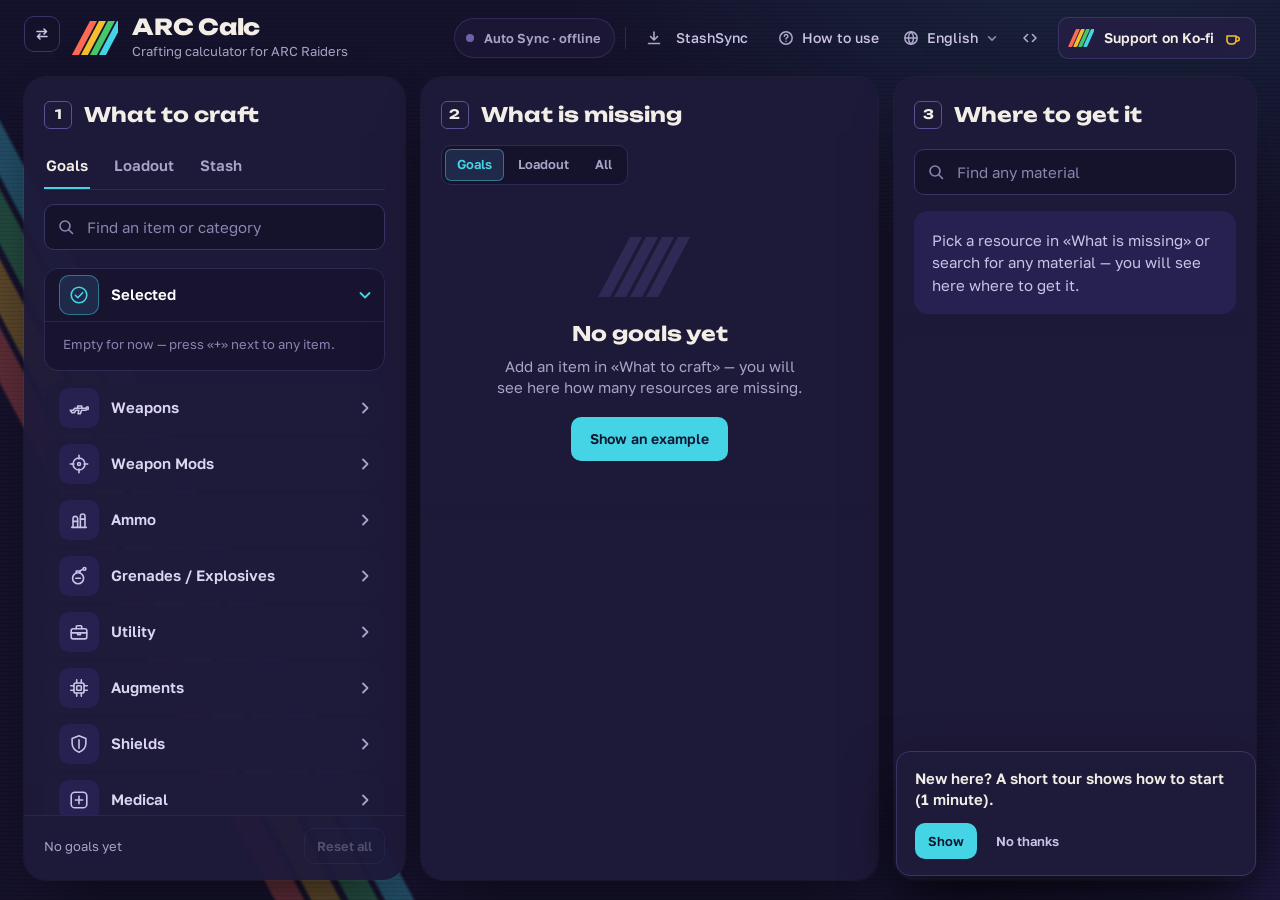
<file: index.html>
<!DOCTYPE html>
<html lang="en">
<head>
    <meta charset="UTF-8">
    <meta name="viewport" content="width=device-width, initial-scale=1.0">
    <title>ARC Raiders // Advanced Resource Calculator</title>
    <meta name="description" content="Crafting and resource calculator for ARC Raiders: goals, raid loadouts, stash and recycling.">
    <link rel="icon" href="favicon.ico" sizes="any">
    <link rel="icon" type="image/png" href="favicon.png">
    <script src="design-switch.js?v=3"></script>
    <link rel="preconnect" href="https://fonts.googleapis.com">
    <link rel="preconnect" href="https://fonts.gstatic.com" crossorigin>
    <link href="https://fonts.googleapis.com/css2?family=Unbounded:wght@500;700;800&family=Golos+Text:wght@400;500;600;700&display=swap" rel="stylesheet">
    <link rel="stylesheet" href="new.css?v=19">
</head>
<body>
    <div id="app"></div>
    <noscript>ARC Calc needs JavaScript.</noscript>
    <script src="items.js?v=7"></script>
    <script src="i18n_items.js?v=3"></script>
    <script src="i18n.js?v=37"></script>
    <script src="i18n_new.js?v=11"></script>
    <script src="amplify.js?v=2"></script>
    <script src="calc.js?v=2"></script>
    <script src="new.js?v=18"></script>
</body>
</html>
</file>
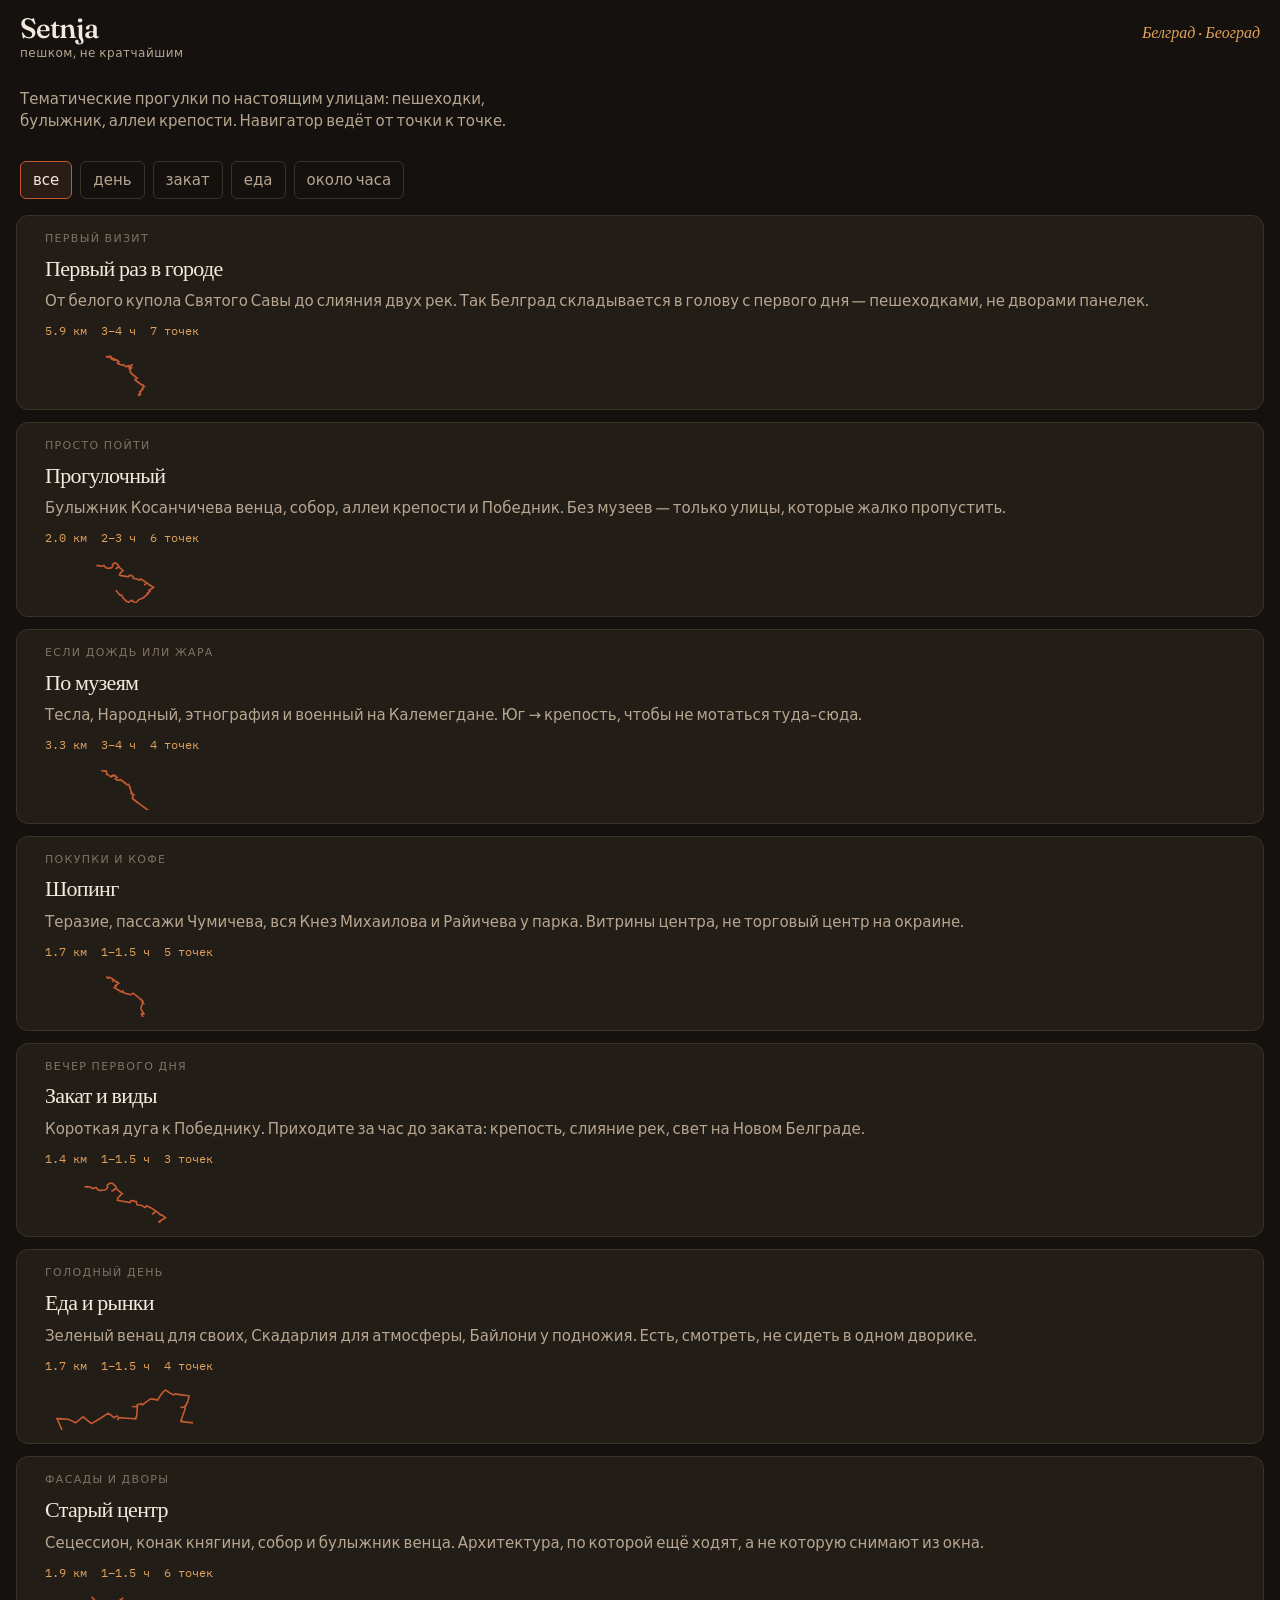
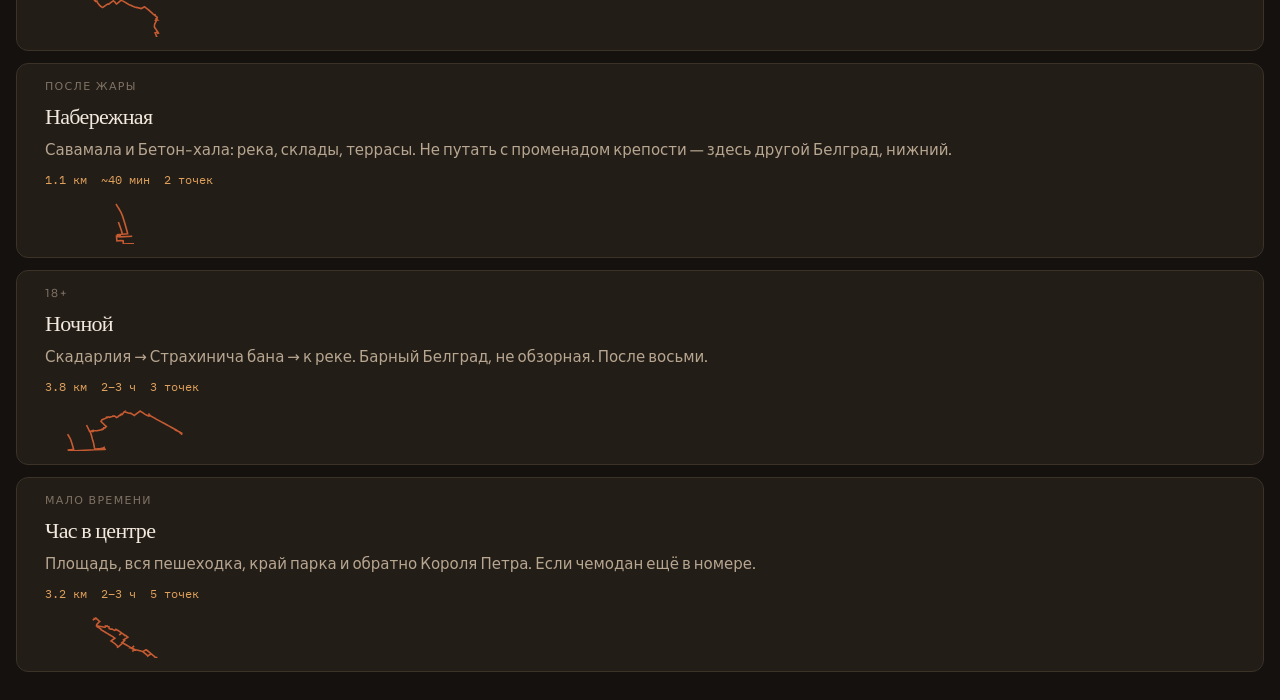
<file: setnja/index.html>
<!doctype html>
<html lang="ru">
  <head>
    <meta charset="UTF-8" />
    <meta
      name="viewport"
      content="width=device-width, initial-scale=1, viewport-fit=cover, maximum-scale=1"
    />
    <meta name="theme-color" content="#14110e" />
    <meta name="apple-mobile-web-app-capable" content="yes" />
    <meta name="apple-mobile-web-app-status-bar-style" content="black-translucent" />
    <meta name="apple-mobile-web-app-title" content="Setnja" />
    <meta
      name="description"
      content="Пешеходные маршруты по Белграду: не кратчайшие, а удобные и красивые. С навигатором."
    />
    <link rel="manifest" href="./manifest.webmanifest" />
    <link rel="icon" href="./icon.jpg" />
    <link rel="apple-touch-icon" href="./icon.jpg" />
    <link rel="preconnect" href="https://fonts.googleapis.com" />
    <link rel="preconnect" href="https://fonts.gstatic.com" crossorigin />
    <link
      href="https://fonts.googleapis.com/css2?family=Fraunces:opsz,wght@9..144,500;9..144,600&family=IBM+Plex+Mono:wght@400;500&family=Sora:wght@400;500;600&display=swap"
      rel="stylesheet"
    />
    <title>Setnja — Белград пешком</title>
    <script type="module" crossorigin src="/setnja/assets/index-B5MJ6U8a.js"></script>
    <link rel="stylesheet" crossorigin href="/setnja/assets/index-CrbNLqtw.css">
  </head>
  <body>
    <div id="root"></div>
  </body>
</html>
</file>
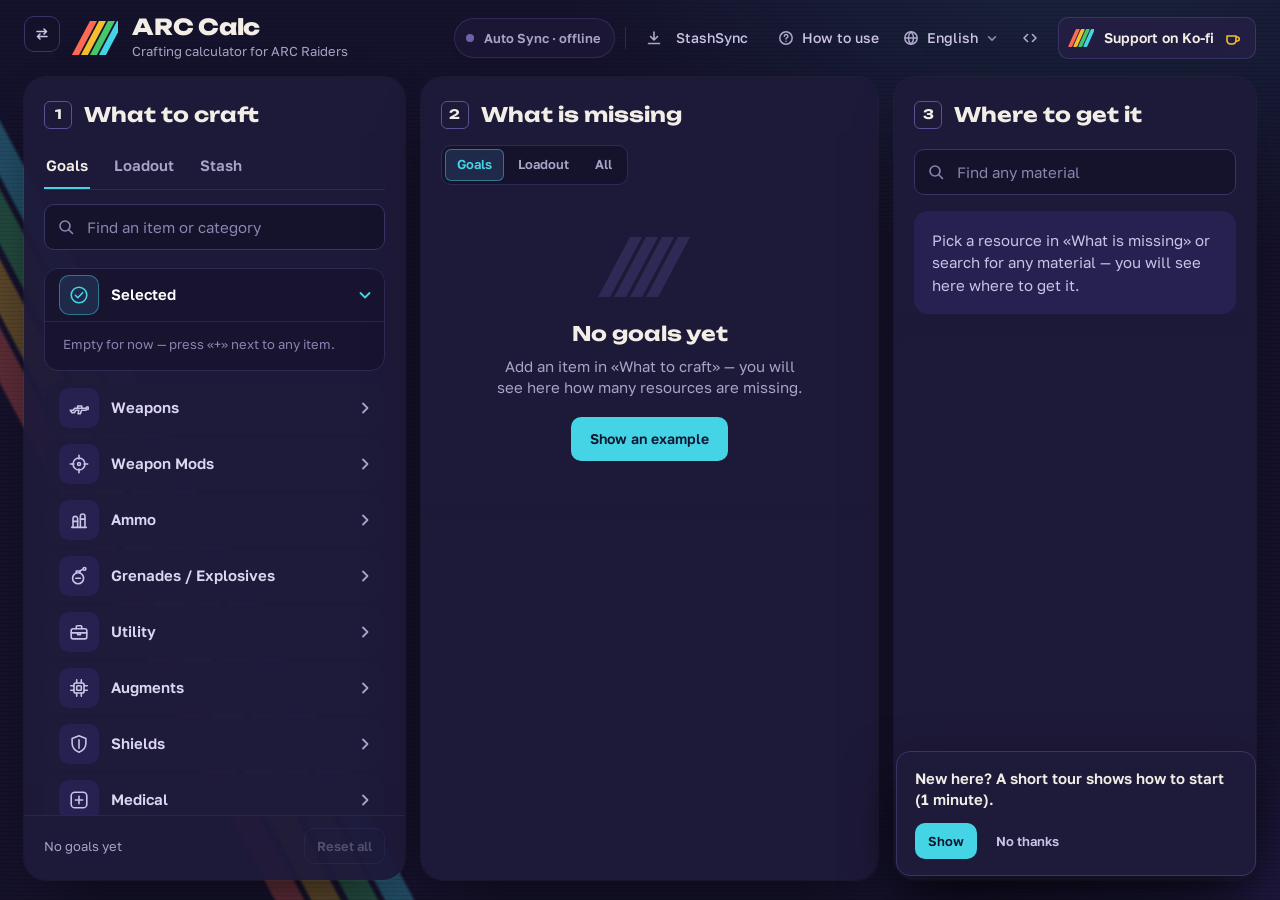
<file: new.html>
<!DOCTYPE html>
<html lang="en">
<head>
    <meta charset="UTF-8">
    <title>ARC Calc</title>
    <!-- The new design moved to index.html; old links to new.html land there. -->
    <meta name="robots" content="noindex">
    <link rel="canonical" href="index.html">
    <script>
        try { localStorage.setItem('arcDesign', 'new'); } catch (e) { /* ignore */ }
        location.replace('index.html' + location.hash);
    </script>
    <meta http-equiv="refresh" content="0; url=index.html">
</head>
<body></body>
</html>
</file>
<file: new.css>
/* ARC Calc — new design (index.html). Built from the «Стало 24» design board. */
body{margin:0;background:#15122B}
a{color:#45D3E6}a:hover{color:#8BE6F1}
.p-root *{box-sizing:border-box;scrollbar-width:thin;scrollbar-color:#3E3870 transparent}
.p-root ::-webkit-scrollbar{width:10px;height:10px}
.p-root ::-webkit-scrollbar-track{background:transparent}
.p-root ::-webkit-scrollbar-thumb{background:#3E3870;border-radius:999px;border:3px solid transparent;background-clip:padding-box}
.p-root ::-webkit-scrollbar-thumb:hover{background:#5A5294;border:3px solid transparent;background-clip:padding-box}
.p-root ::-webkit-scrollbar-corner{background:transparent}
:where(.p-root) button,:where(.p-root) input,:where(.p-root) select{font:inherit;color:inherit}
:where(.p-root) button{cursor:pointer}
.p-root :focus-visible{outline:2px solid #45D3E6;outline-offset:2px}
.p-disp{font-family:'Unbounded',system-ui,sans-serif}
.p-sr{position:absolute;width:1px;height:1px;overflow:hidden;clip:rect(0 0 0 0);white-space:nowrap}
.p-num{font-variant-numeric:tabular-nums}
.p-muted{color:#A9A3C7}

.p-shell{display:flex;flex-direction:column;height:100vh;max-width:1440px;margin:0 auto;padding:16px 24px 20px}
.p-main{flex:1;min-height:0;display:flex;gap:16px}
.p-colbox{min-height:0;display:flex;flex-direction:column;background:rgba(30,26,58,.94);border-radius:22px;overflow:hidden;box-shadow:0 0 0 1px rgba(255,255,255,.04),0 24px 60px -30px rgba(0,0,0,.8)}
.p-bg{position:fixed;inset:0;z-index:0;pointer-events:none}
.p-undo{margin-left:14px;height:32px;padding:0 12px;border-radius:6px;border:0;background:#15122B;color:#45D3E6;font-weight:700;font-size:13px}
.p-undo:hover{background:#262150}
.p-stockrow{display:flex;align-items:center;gap:12px;margin-top:14px;padding-top:12px;border-top:1px solid #2A2550}
.p-scope-full{display:flex;margin-top:12px}
.p-scope-full button{flex:1}
.p-sect-sub{font-size:12px;color:#A9A3C7;padding:0 12px 6px}
.p-sect-sub:empty{display:none}
.p-colhead{display:grid;grid-template-columns:44px minmax(0,1fr) 78px;gap:14px;padding:2px 12px 8px;font-size:12px;color:#A9A3C7;border-bottom:1px solid #2A2550;margin-bottom:4px}
.p-scope-xs{padding:2px}.p-scope-xs button{height:28px;padding:0 10px;font-size:12px}
.p-sortbtn{height:30px;padding:0 10px;border-radius:6px;border:1px solid #3A3466;background:transparent;font-size:12px;font-weight:600;color:#C9C3E6}
.p-sortbtn:hover{border-color:#5A5294;color:#FFFFFF}
.p-kitbar{display:flex;align-items:center;gap:10px;position:relative}
.p-kitbar > .p-dd{position:static}
.p-kitsel{width:100%;display:flex;align-items:center;justify-content:space-between;gap:8px;height:46px;padding:0 14px;border-radius:10px;border:1px solid #3A3466;background:#15122B;font-weight:600;font-size:15px;text-align:left}
.p-kitsel:hover{border-color:#5A5294}
.p-menu.p-menu-kits{left:0;right:0;width:auto;transform:none;animation:p-in .22s cubic-bezier(.2,.8,.2,1) both;max-height:360px;overflow-y:auto}
.p-col-raise{position:relative;z-index:7}
.p-kitopt{display:flex;gap:4px;align-items:stretch}
.p-kitopt .p-mitem{flex-direction:row;align-items:center}
.p-kicons{display:flex;flex:none}
.p-kicons img{width:34px;height:34px;object-fit:contain;background:#2F2A5E;border-radius:50%;padding:3px;margin-right:-8px;border:2px solid #1E1A3A}
.p-kicons img:last-child{margin-right:10px}
.p-kitopt .p-mitem{flex:1;min-width:0}
.p-kitopt .p-kitopt-on{background:#1F2A4A;box-shadow:inset 0 0 0 1px rgba(69,211,230,.45)}
.p-kitx{width:40px;flex:none;border:0;border-radius:10px;background:transparent;color:#A9A3C7;display:flex;align-items:center;justify-content:center}
.p-kitx:hover{background:#2A1828;color:#FF8A78}
.p-hintcard{margin-top:16px;padding:18px;border-radius:14px;background:#262150;color:#C9C3E6;font-size:15px;line-height:1.5}
.p-bnav{display:none}
@media (max-width:700px){.p-need,.p-craft{grid-template-columns:40px minmax(0,1fr) 44px;gap:10px;padding:8px}.p-need img,.p-craft img{width:40px!important;height:40px!important}.p-rname{white-space:normal!important;line-height:1.25}span:has(> .p-rname){flex-direction:column;gap:2px!important}}
@media (max-width:700px){.p-hsub,.p-hsep{display:none}.p-hdr{gap:10px!important;padding-bottom:12px!important}.p-hdr nav{width:100%;justify-content:space-between}.p-hdr .p-hl{font-size:0;gap:4px;padding:0 10px}.p-hdr .p-sync{font-size:0;gap:0;padding:0 14px}.p-hdr .p-kofi{font-size:0;gap:6px;margin-left:0}}
@media (max-width:700px){.p-mhide{display:none!important}.p-shell{padding-bottom:84px}.p-bnav{display:flex;position:fixed;left:0;right:0;bottom:0;z-index:15;gap:6px;padding:6px 8px calc(6px + env(safe-area-inset-bottom));background:rgba(21,18,43,.96);border-top:1px solid #2F2A55}.p-bnav button{flex:1;height:52px;border:0;border-radius:10px;background:transparent;color:#A9A3C7;font-weight:600;font-size:13px;display:flex;flex-direction:column;align-items:center;justify-content:center;gap:2px}.p-bnav .p-bnav-on{background:#1F2A4A;color:#45D3E6}.p-seg button{height:36px;min-width:38px}.p-step,.p-add{width:40px;height:40px}.p-qbox{height:40px}.p-cell-x{width:26px;height:26px;opacity:1}}
.p-bg-stripes{background:radial-gradient(900px 600px at 85% -10%,rgba(69,211,230,.10),transparent 60%),radial-gradient(700px 500px at 105% 110%,rgba(124,92,255,.14),transparent 60%),#15122B;overflow:hidden}
.p-bg-stripes::before{content:'';position:absolute;left:-40vh;bottom:-30vh;width:120vh;height:120vh;transform:rotate(-28deg);background:linear-gradient(90deg,transparent 0 46%,rgba(255,106,85,.55) 46% 48.4%,transparent 48.4% 49%,rgba(245,190,46,.55) 49% 51.4%,transparent 51.4% 52%,rgba(70,199,106,.55) 52% 54.4%,transparent 54.4% 55%,rgba(69,211,230,.55) 55% 57.4%,transparent 57.4%);filter:blur(1px);opacity:.55}
.p-bg-stripes::after{content:'';position:absolute;inset:0;background:repeating-linear-gradient(0deg,rgba(0,0,0,.10) 0 1px,transparent 1px 4px)}
.p-shell{position:relative;z-index:1}
.p-hintgrid{display:grid;grid-template-columns:1fr 1fr;gap:6px}
.p-hintgrid .p-chip{width:100%;min-width:0;height:auto;min-height:40px;white-space:normal;line-height:1.2;border-radius:10px;padding:6px 10px;text-align:left}
.p-titlerow{display:flex;align-items:center;gap:12px;min-height:40px}
.p-sect{display:flex;align-items:baseline;justify-content:space-between;gap:10px;padding:12px 12px 6px}
.p-sect-t{font-weight:700;font-size:14px;color:#F2EEE6}
.p-sect-n{font-size:12px;color:#A9A3C7}
.p-craft{width:100%;text-align:left;background:transparent;border:0;border-radius:14px;padding:10px 12px;display:grid;grid-template-columns:44px minmax(0,1fr) 78px;gap:14px;align-items:center;transition:background-color .2s ease}
.p-craft-open{background:#231F45}
.p-recipe{margin:4px 0 18px;padding:12px;border-radius:14px;background:#262150}
.p-recipe-h{display:flex;justify-content:space-between;align-items:baseline;font-weight:700;font-size:14px;margin:0 2px 8px}
.p-rline{width:100%;display:grid;grid-template-columns:32px minmax(0,1fr) auto;gap:10px;align-items:center;padding:6px;border:0;border-radius:10px;background:transparent;text-align:left;font-weight:600}
.p-rline:hover{background:#2F2A5E}
.p-rline img{width:32px;height:32px;object-fit:contain;background:#1E1A3A;border-radius:8px;padding:3px}
.p-rline .p-num{font-family:'Unbounded',sans-serif;font-weight:700}
.p-craft:hover{background:#231F45}
.p-craft.p-need-on:hover{background:#262150}
.p-craft img{width:44px;height:44px;object-fit:contain;background:#2A2550;border-radius:10px;padding:4px}
.p-csub{margin:0 12px 6px 66px;padding:6px 0 4px 14px;border-left:2px dashed #3A3466;display:flex;flex-direction:column;gap:2px}
.p-csub .p-tline{font-size:13px;color:#C9C3E6;min-height:26px;grid-template-columns:20px minmax(0,1fr) auto}
.p-csub .p-tline img{width:20px;height:20px}
.p-c1{flex:1 1 0;min-width:0}.p-c2{flex:1.2 1 0;min-width:0}.p-c3{flex:.95 1 0;min-width:0}
@media (min-width:701px) and (max-width:1099px){.p-main{display:grid;grid-template-columns:minmax(0,1fr) minmax(0,1.15fr);align-items:start}.p-c3{grid-column:1 / -1}}
.p-top{padding:18px 20px 0;flex:none}
.p-pane{flex:1;min-height:0;overflow-y:auto;padding:0 12px 0 20px;margin-right:8px}
@media (min-width:1100px){.p-pane::after{content:'';display:block;position:sticky;bottom:0;height:32px;margin:0 -12px 0 -20px;background:linear-gradient(to bottom,rgba(30,26,58,0),#1D1937);pointer-events:none}}
.p-foot{flex:none;padding:12px 20px 16px;border-top:1px solid #2A2550;display:flex;align-items:center;justify-content:space-between;gap:10px}
@media (max-width:1099px){
.p-shell{height:auto;min-height:100vh}
.p-main{flex-direction:column;flex:none}
.p-c1,.p-c2,.p-c3{flex:none}
.p-pane{overflow:visible;margin-right:0;padding-right:20px}
}

.p-btn{display:inline-flex;align-items:center;justify-content:center;gap:8px;height:44px;padding:0 18px;border-radius:10px;border:1px solid transparent;font-weight:600;font-size:14px;line-height:1;white-space:nowrap;text-decoration:none;transition:background-color .2s ease,border-color .2s ease,color .2s ease}
.p-btn-sm{height:36px;padding:0 12px;font-size:13px;border-radius:10px}
.p-btn-primary{background:#45D3E6;color:#0E1630}
.p-btn-primary:hover{background:#7FE2EF;color:#0E1630}
.p-btn-ghost{background:transparent;border-color:#3A3466;color:#F2EEE6}
.p-btn-ghost:hover{background:#262150;border-color:#5A5294}
.p-btn-quiet{background:transparent;color:#C9C3E6;padding:0 10px}
.p-btn-quiet:hover{color:#F2EEE6;background:#262150}
.p-btn-danger{background:transparent;border-color:#5A3040;color:#FF8A78}
.p-btn-danger:hover{background:#2A1828;border-color:#8A4050}
.p-btn:disabled,.p-btn:disabled:hover{opacity:.38;cursor:default;background:transparent;border-color:#3A3466;color:#A9A3C7}

.p-tab{height:44px;background:transparent;border:0;border-bottom:2px solid transparent;padding:0 2px;margin-right:22px;font-weight:600;font-size:15px;color:#A9A3C7;transition:color .2s ease,border-color .2s ease}
.p-tab:hover{color:#F2EEE6}
.p-tab-on{color:#F2EEE6;border-bottom-color:#45D3E6}
.p-rd{display:inline-flex;align-items:center;gap:6px;font-size:12px;font-weight:600}
.p-rd i{width:7px;height:7px;border-radius:50%;background:currentColor;display:inline-block}
.p-eqrow{display:grid;grid-template-columns:repeat(2,minmax(0,1fr));gap:8px}
.p-eq{width:100%;display:flex;align-items:center;gap:10px;min-height:60px;padding:8px 10px 8px 8px;border-radius:14px;border:1px dashed #4A4380;background:#1A1634;text-align:left;transition:border-color .2s ease,background-color .2s ease}
.p-eq:hover{border-color:#45D3E6}
.p-eq-full{border-style:solid;border-color:#3A3466;background:#211C40}
.p-eq-img{width:44px;height:44px;flex:none;border-radius:10px;background:#15122B;display:flex;align-items:center;justify-content:center;color:#8A84B0;font-size:18px}
.p-eq-img img{width:38px;height:38px;object-fit:contain}
.p-eq-l{display:block;font-size:12px;color:#8A84B0;font-weight:600}
.p-eq-n{display:block;font-size:14px;font-weight:600;color:#F2EEE6;line-height:1.2}
.p-wcard{border-radius:14px;border:1px solid #3A3466;background:#211C40;padding:8px;display:flex;flex-direction:column;gap:8px;margin-top:8px}
.p-wcard-v{border-color:#FFB347}
.p-wtop{display:flex;align-items:center;gap:8px}
.p-wtop .p-eq{flex:1;min-width:0;border:0;background:transparent;padding:0;min-height:48px}
.p-mods{display:flex;gap:6px}
.p-mod{position:relative;flex:1;min-width:0;height:54px;border-radius:10px;border:1px dashed #4A4380;background:#18142F;display:flex;flex-direction:column;align-items:center;justify-content:center;gap:2px;font-size:12px;font-weight:600;color:#8A84B0;transition:border-color .2s ease,color .2s ease}
.p-mod:hover{border-color:#45D3E6;color:#F2EEE6}
.p-mod-full{border-style:solid;border-color:rgba(69,211,230,.35);background:#173244}
.p-mod-full img{width:34px;height:34px;object-fit:contain}
.p-mod-full:hover .p-cell-x{opacity:1}

.p-chip{flex:none;display:inline-flex;align-items:center;gap:6px;height:36px;padding:0 14px;border-radius:999px;border:1px solid #3A3466;background:transparent;font-size:13px;font-weight:600;color:#C9C3E6;white-space:nowrap;transition:background-color .2s ease,border-color .2s ease,color .2s ease}
.p-chip:hover{border-color:#5A5294;color:#F2EEE6}
.p-chip-on{background:#45D3E6;border-color:#45D3E6;color:#0E1630}
.p-chip-on:hover{border-color:#45D3E6;color:#0E1630}

.p-input{width:100%;height:46px;background:#15122B;border:1px solid #3A3466;border-radius:10px;padding:0 14px 0 42px;font-size:15px;transition:border-color .2s ease,box-shadow .2s ease}
.p-input-plain{padding-left:14px}
.p-input::placeholder{color:#8A84B0}
.p-input:focus{border-color:#45D3E6;outline:none;box-shadow:0 0 0 4px rgba(69,211,230,.14)}
.p-search-ico{position:absolute;left:14px;top:15px;pointer-events:none;color:#8A84B0}

.p-step{width:36px;height:36px;flex:none;border-radius:10px;border:1px solid #3A3466;background:#262150;font-size:18px;font-weight:600;line-height:1;display:flex;align-items:center;justify-content:center;transition:background-color .15s ease,border-color .15s ease}
.p-step:hover{background:#2F2A5E;border-color:#5A5294}
.p-step:disabled{opacity:.35;cursor:default}
.p-step:disabled:hover{background:#262150;border-color:#3A3466}
.p-step-sm{width:30px;height:30px;font-size:16px;border-radius:6px}
.p-qty{min-width:28px;text-align:center;font-family:'Unbounded',sans-serif;font-weight:700;font-size:15px;font-variant-numeric:tabular-nums}

.p-group{border-radius:14px;border:1px solid transparent;margin-bottom:2px;transition:background-color .25s ease,border-color .25s ease}
.p-group-open{background:#18142F;border-color:#2F2A55;margin:6px 0 10px}
.p-ghead{position:sticky;top:0;z-index:2;width:100%;display:flex;align-items:center;gap:12px;background:#1E1A3A;border:0;border-radius:14px;min-height:52px;padding:6px 12px 6px 14px;text-align:left;transition:background-color .2s ease}
.p-ghead:hover{background:#231F45}
.p-gcount{flex:none;font-size:13px;color:#C9C3E6;font-variant-numeric:tabular-nums;white-space:nowrap}
.p-group-empty .p-gname,.p-group-empty .p-gico{color:#8E88B0}
.p-group-empty .p-ghead:hover .p-gname,.p-group-empty .p-ghead:hover .p-gico{color:#FFFFFF}
.p-group-open .p-ghead,.p-group-open .p-ghead:hover{background:#18142F;border-radius:14px 14px 0 0;box-shadow:0 1px 0 #2A2550}
.p-gico{width:40px;height:40px;flex:none;border-radius:10px;background:#262150;color:#C9C3E6;display:flex;align-items:center;justify-content:center;transition:background-color .25s ease,color .25s ease}
.p-gico i{display:block;width:22px;height:22px;background-color:currentColor;-webkit-mask:var(--m) center/contain no-repeat;mask:var(--m) center/contain no-repeat}
.p-ghead:hover .p-gico{color:#FFFFFF}
.p-group-open .p-gico{background:#1F2A4A;color:#45D3E6;box-shadow:inset 0 0 0 1px rgba(69,211,230,.45)}
.p-gname{flex:1;font-weight:600;font-size:15px;color:#DCD7F0;transition:color .2s ease}
.p-ghead:hover .p-gname,.p-group-open .p-gname{color:#FFFFFF}
.p-group-open .p-chev{color:#45D3E6}
.p-group-open .p-gbody{padding:6px 6px 8px}
.ic-sel{--m:url("data:image/svg+xml,%3Csvg xmlns=%22http://www.w3.org/2000/svg%22 width=%2224%22 height=%2224%22 viewBox=%220 0 24 24%22 fill=%22none%22 stroke=%22%23000%22 stroke-width=%221.75%22 stroke-linecap=%22round%22 stroke-linejoin=%22round%22%3E%3Ccircle cx=%2212%22 cy=%2212%22 r=%228.5%22%3E%3C/circle%3E%3Cpath d=%22M8 12.3l2.7 2.7L16 9.5%22%3E%3C/path%3E%3C/svg%3E")}.ic-weap{--m:url("data:image/svg+xml,%3Csvg xmlns=%22http://www.w3.org/2000/svg%22 width=%2224%22 height=%2224%22 viewBox=%220 0 24 24%22 fill=%22none%22 stroke=%22%23000%22 stroke-width=%221.75%22 stroke-linecap=%22round%22 stroke-linejoin=%22round%22%3E%3Cpath d=%22M2.5 14.5h3.2l1.6-2.2h12.2l1-1.4h1.5v2.6h-1.6l-1 1h-4.6l-1.3 3.7H11l.8-3.7H8.4l-1.3 2.6H4.2z%22%3E%3C/path%3E%3Cpath d=%22M10.5 12.3V9.8h4.5v2.5%22%3E%3C/path%3E%3C/svg%3E")}.ic-mods{--m:url("data:image/svg+xml,%3Csvg xmlns=%22http://www.w3.org/2000/svg%22 width=%2224%22 height=%2224%22 viewBox=%220 0 24 24%22 fill=%22none%22 stroke=%22%23000%22 stroke-width=%221.75%22 stroke-linecap=%22round%22 stroke-linejoin=%22round%22%3E%3Ccircle cx=%2212%22 cy=%2212%22 r=%226.5%22%3E%3C/circle%3E%3Ccircle cx=%2212%22 cy=%2212%22 r=%221.6%22%3E%3C/circle%3E%3Cpath d=%22M12 2.5v4M12 17.5v4M2.5 12h4M17.5 12h4%22%3E%3C/path%3E%3C/svg%3E")}
.ic-ammo{--m:url("data:image/svg+xml,%3Csvg xmlns=%22http://www.w3.org/2000/svg%22 width=%2224%22 height=%2224%22 viewBox=%220 0 24 24%22 fill=%22none%22 stroke=%22%23000%22 stroke-width=%221.75%22 stroke-linecap=%22round%22 stroke-linejoin=%22round%22%3E%3Cpath d=%22M5.5 20V10.5a2.5 2.5 0 0 1 5 0V20%22%3E%3C/path%3E%3Cpath d=%22M13.5 20V8a2.5 2.5 0 0 1 5 0v12%22%3E%3C/path%3E%3Cpath d=%22M4 20h16M5.5 13.5h5M13.5 11h5%22%3E%3C/path%3E%3C/svg%3E")}.ic-nade{--m:url("data:image/svg+xml,%3Csvg xmlns=%22http://www.w3.org/2000/svg%22 width=%2224%22 height=%2224%22 viewBox=%220 0 24 24%22 fill=%22none%22 stroke=%22%23000%22 stroke-width=%221.75%22 stroke-linecap=%22round%22 stroke-linejoin=%22round%22%3E%3Ccircle cx=%2211%22 cy=%2214.5%22 r=%226%22%3E%3C/circle%3E%3Cpath d=%22M9 8.7V6.5h4v2.2%22%3E%3C/path%3E%3Cpath d=%22M13 6.5l3.5-2%22%3E%3C/path%3E%3Ccircle cx=%2218%22 cy=%224.2%22 r=%221.5%22%3E%3C/circle%3E%3Cpath d=%22M8.5 14.5h5%22%3E%3C/path%3E%3C/svg%3E")}.ic-util{--m:url("data:image/svg+xml,%3Csvg xmlns=%22http://www.w3.org/2000/svg%22 width=%2224%22 height=%2224%22 viewBox=%220 0 24 24%22 fill=%22none%22 stroke=%22%23000%22 stroke-width=%221.75%22 stroke-linecap=%22round%22 stroke-linejoin=%22round%22%3E%3Crect x=%223.5%22 y=%228.5%22 width=%2217%22 height=%2211%22 rx=%222%22%3E%3C/rect%3E%3Cpath d=%22M9 8.5V6.2c0-.6.4-1 1-1h4c.6 0 1 .4 1 1v2.3%22%3E%3C/path%3E%3Cpath d=%22M3.5 13h17M10.5 13v2h3v-2%22%3E%3C/path%3E%3C/svg%3E")}
.ic-aug{--m:url("data:image/svg+xml,%3Csvg xmlns=%22http://www.w3.org/2000/svg%22 width=%2224%22 height=%2224%22 viewBox=%220 0 24 24%22 fill=%22none%22 stroke=%22%23000%22 stroke-width=%221.75%22 stroke-linecap=%22round%22 stroke-linejoin=%22round%22%3E%3Crect x=%226.5%22 y=%226.5%22 width=%2211%22 height=%2211%22 rx=%222%22%3E%3C/rect%3E%3Crect x=%229.5%22 y=%229.5%22 width=%225%22 height=%225%22 rx=%221%22%3E%3C/rect%3E%3Cpath d=%22M9.5 3v3.5M14.5 3v3.5M9.5 17.5V21M14.5 17.5V21M3 9.5h3.5M3 14.5h3.5M17.5 9.5H21M17.5 14.5H21%22%3E%3C/path%3E%3C/svg%3E")}.ic-shield{--m:url("data:image/svg+xml,%3Csvg xmlns=%22http://www.w3.org/2000/svg%22 width=%2224%22 height=%2224%22 viewBox=%220 0 24 24%22 fill=%22none%22 stroke=%22%23000%22 stroke-width=%221.75%22 stroke-linecap=%22round%22 stroke-linejoin=%22round%22%3E%3Cpath d=%22M12 3l7.5 3v5.2c0 4.6-3.1 8.1-7.5 9.8-4.4-1.7-7.5-5.2-7.5-9.8V6z%22%3E%3C/path%3E%3Cpath d=%22M12 7.5v9%22%3E%3C/path%3E%3C/svg%3E")}.ic-med{--m:url("data:image/svg+xml,%3Csvg xmlns=%22http://www.w3.org/2000/svg%22 width=%2224%22 height=%2224%22 viewBox=%220 0 24 24%22 fill=%22none%22 stroke=%22%23000%22 stroke-width=%221.75%22 stroke-linecap=%22round%22 stroke-linejoin=%22round%22%3E%3Crect x=%223.5%22 y=%223.5%22 width=%2217%22 height=%2217%22 rx=%224%22%3E%3C/rect%3E%3Cpath d=%22M12 8v8M8 12h8%22%3E%3C/path%3E%3C/svg%3E")}
.ic-ref{--m:url("data:image/svg+xml,%3Csvg xmlns=%22http://www.w3.org/2000/svg%22 width=%2224%22 height=%2224%22 viewBox=%220 0 24 24%22 fill=%22none%22 stroke=%22%23000%22 stroke-width=%221.75%22 stroke-linecap=%22round%22 stroke-linejoin=%22round%22%3E%3Cpath d=%22M12 4l8.5 4.2L12 12.4 3.5 8.2z%22%3E%3C/path%3E%3Cpath d=%22M3.5 12.2L12 16.4l8.5-4.2%22%3E%3C/path%3E%3Cpath d=%22M3.5 16.2L12 20.4l8.5-4.2%22%3E%3C/path%3E%3C/svg%3E")}.ic-mat{--m:url("data:image/svg+xml,%3Csvg xmlns=%22http://www.w3.org/2000/svg%22 width=%2224%22 height=%2224%22 viewBox=%220 0 24 24%22 fill=%22none%22 stroke=%22%23000%22 stroke-width=%221.75%22 stroke-linecap=%22round%22 stroke-linejoin=%22round%22%3E%3Cpath d=%22M12 3l8 4.5v9L12 21l-8-4.5v-9z%22%3E%3C/path%3E%3Cpath d=%22M4 7.5l8 4.5 8-4.5M12 12v9%22%3E%3C/path%3E%3C/svg%3E")}.ic-comp{--m:url("data:image/svg+xml,%3Csvg xmlns=%22http://www.w3.org/2000/svg%22 width=%2224%22 height=%2224%22 viewBox=%220 0 24 24%22 fill=%22none%22 stroke=%22%23000%22 stroke-width=%221.75%22 stroke-linecap=%22round%22 stroke-linejoin=%22round%22%3E%3Cpath d=%22M12 3l7.8 4.5v9L12 21l-7.8-4.5v-9z%22%3E%3C/path%3E%3Ccircle cx=%2212%22 cy=%2212%22 r=%223.2%22%3E%3C/circle%3E%3C/svg%3E")}
.ic-nature{--m:url("data:image/svg+xml,%3Csvg xmlns=%22http://www.w3.org/2000/svg%22 width=%2224%22 height=%2224%22 viewBox=%220 0 24 24%22 fill=%22none%22 stroke=%22%23000%22 stroke-width=%221.75%22 stroke-linecap=%22round%22 stroke-linejoin=%22round%22%3E%3Cpath d=%22M5 19.5C5 11 10.5 5 19.5 4.5 19 13.5 13 19 5 19.5z%22%3E%3C/path%3E%3Cpath d=%22M5 19.5l8.5-8.5%22%3E%3C/path%3E%3C/svg%3E")}.ic-recycle{--m:url("data:image/svg+xml,%3Csvg xmlns=%22http://www.w3.org/2000/svg%22 width=%2224%22 height=%2224%22 viewBox=%220 0 24 24%22 fill=%22none%22 stroke=%22%23000%22 stroke-width=%221.75%22 stroke-linecap=%22round%22 stroke-linejoin=%22round%22%3E%3Cpath d=%22M19.5 12a7.5 7.5 0 0 1-12.8 5.3%22%3E%3C/path%3E%3Cpath d=%22M4.5 12a7.5 7.5 0 0 1 12.8-5.3%22%3E%3C/path%3E%3Cpath d=%22M17.6 3.2v3.6H14%22%3E%3C/path%3E%3Cpath d=%22M6.4 20.8v-3.6H10%22%3E%3C/path%3E%3C/svg%3E")}
.p-mat{display:grid;grid-template-columns:30px minmax(0,1fr) auto;gap:10px;align-items:center}
.p-mat img{width:30px;height:30px;object-fit:contain;background:#262150;border-radius:6px;padding:2px}
.p-mat-q{font-family:'Unbounded',sans-serif;font-weight:700;font-size:14px;color:#F2EEE6;font-variant-numeric:tabular-nums}
.p-mlabel{font-size:12px;color:#A9A3C7;margin-bottom:6px}
.p-gcount{font-size:13px;color:#A9A3C7;font-variant-numeric:tabular-nums}
.p-chev{transition:transform .3s ease;display:inline-flex;color:#A9A3C7}
.p-chev-open{transform:rotate(90deg)}
.p-gbody{padding:6px 0 6px;display:flex;flex-direction:column;gap:2px;animation:p-in .3s cubic-bezier(.2,.8,.2,1) both}
.p-empty{font-size:13px;color:#8A84B0;padding:8px 12px}

.p-goal{display:grid;grid-template-columns:48px minmax(0,1fr) auto;gap:12px;align-items:center;padding:6px 8px;min-height:60px;border-radius:14px;transition:background-color .2s ease}
.p-goal:hover{background:#231F45}
.p-goal-on .p-thumb{box-shadow:0 0 0 1px rgba(69,211,230,.45);background:#1F2A4A}
.p-eq-full .p-eq-img{background:#173244;box-shadow:inset 0 0 0 1px rgba(69,211,230,.35)}
.p-wcard .p-eq-img{background:#173244;box-shadow:inset 0 0 0 1px rgba(69,211,230,.35)}
.p-touring .p-gbody,.p-touring .p-qbox,.p-touring .p-tree,.p-touring .p-col,.p-touring .p-menu{animation:none!important}
.p-tring{position:fixed;z-index:41;border-radius:10px;box-shadow:0 0 0 2px #45D3E6,0 0 18px rgba(69,211,230,.35);pointer-events:none;animation:p-fade .25s ease both}
.p-tdim{position:fixed;inset:0;z-index:40;background:rgba(6,4,16,.74);pointer-events:none;animation:p-fade .25s ease both}
.p-tc{position:fixed;z-index:42;background:#1E1A3A;border:1px solid #45D3E6;border-radius:14px;padding:14px 16px;box-shadow:0 20px 50px rgba(0,0,0,.5)}
.p-tok{margin:8px 0 0;font-size:12px;color:#46C76A;font-weight:600}
.p-tstep{font-size:12px;font-weight:700;color:#45D3E6;font-variant-numeric:tabular-nums}
.p-ttext{margin:8px 0 0;font-size:14px;line-height:1.5;color:#F2EEE6}
.p-twait{margin:8px 0 0;font-size:12px;color:#F5BE2E}
.p-tact{display:flex;justify-content:space-between;gap:8px;margin-top:14px}
.p-tskip{margin-top:8px;background:transparent;border:0;color:#A9A3C7;font-size:12px;padding:4px 0}
.p-tskip:hover{color:#FFFFFF}
.p-add{width:36px;height:36px;flex:none;border-radius:10px;border:1px dashed #4A4380;background:transparent;color:#A9A3C7;display:flex;align-items:center;justify-content:center;transition:border-color .2s ease,color .2s ease,background-color .2s ease}
.p-add:hover{border-style:solid;border-color:#45D3E6;color:#45D3E6;background:rgba(69,211,230,.08)}
.p-qbox{display:inline-flex;align-items:center;height:36px;border-radius:10px;border:1px solid #3A3466;background:#15122B;overflow:hidden;animation:p-qin .25s cubic-bezier(.2,.8,.2,1) both}
.p-qbox button{width:32px;height:100%;border:0;background:transparent;font-size:17px;font-weight:600;color:#C9C3E6;transition:background-color .15s ease,color .15s ease}
.p-qbox button:hover{background:#1F2A4A;color:#FFFFFF}
.p-qbox input{width:42px;height:100%;border:0;border-left:1px solid #2A3A5A;border-right:1px solid #2A3A5A;background:transparent;text-align:center;font-family:'Unbounded',sans-serif;font-weight:700;font-size:14px;color:#F2EEE6;outline:none;font-variant-numeric:tabular-nums}
.p-qbox input:focus{background:#1F2A4A}
.p-qbox:hover{border-color:#5A5294}
.p-qbox:focus-within{border-color:#45D3E6}
@keyframes p-qin{from{opacity:0;transform:scale(.92)}to{opacity:1;transform:none}}
.p-ampchip{display:inline-flex;align-self:flex-start;align-items:center;gap:8px;height:30px;padding:0 8px 0 10px;border-radius:10px;border:1px solid #3A3466;background:#15122B;color:#C9C3E6;font-size:13px;font-weight:600;transition:border-color .2s ease,background-color .2s ease,color .2s ease}
.p-ampchip:hover{border-color:#5A5294;background:#231F45;color:#F2EEE6}
.p-ampchip>svg{opacity:.7}
.p-pdots{display:inline-flex;gap:4px}
.p-pdots i{width:8px;height:8px;border-radius:50%;box-shadow:inset 0 0 0 1.5px #5A5294}
.p-pdots .p-pdot-on{background:#FFB347;box-shadow:none}
.p-srcmore{display:flex;align-items:center;gap:8px;width:100%;height:44px;margin-top:2px;padding:0 4px 0 56px;border:0;border-radius:10px;background:transparent;color:#A9A3C7;font-size:13px;font-weight:600;text-align:left;transition:background-color .2s ease,color .2s ease}
.p-srcmore:hover{background:rgba(42,37,80,.55);color:#F2EEE6}
.p-amod{display:flex;align-items:center;gap:10px;padding:10px 12px;border-radius:10px;background:#15122B;font-size:14px}
.p-amod img{width:28px;height:28px;object-fit:contain}
.p-aperk{flex:none;border:1px solid #3A3466;border-radius:14px;overflow:hidden;transition:border-color .2s ease,background-color .2s ease}
.p-aperk-on{border-color:#FFB347;background:#211B22}
.p-aperk-main{width:100%;display:flex;align-items:center;gap:10px;background:transparent;border:0;padding:12px;min-height:52px;text-align:left}
.p-aperk-on .p-perkbox{background:#FFB347;border-color:#FFB347;color:#1C1200}
.p-aperk-res{display:flex;align-items:center;gap:10px;padding:8px 12px;border-top:1px dashed #3A3466;font-size:13px}
.p-thumb{width:48px;height:48px;object-fit:contain;background:#2A2550;border-radius:10px;padding:5px}
.p-ings{display:flex;flex-wrap:wrap;gap:4px}
.p-ing{display:inline-flex;align-items:center;gap:3px;height:24px;padding:0 7px 0 3px;border-radius:6px;background:#15122B;font-size:12px;font-weight:600;color:#C9C3E6;font-variant-numeric:tabular-nums}
.p-ing img{width:18px;height:18px;object-fit:contain}
.p-tierbadge{display:inline-flex;align-items:center;justify-content:center;min-width:26px;height:20px;padding:0 6px;border-radius:6px;font-size:12px;font-weight:700;background:#15122B;border:1px solid #3A3466;color:#C9C3E6;margin-left:8px;flex:none}
.p-tierbadge-v{background:#FFB347;border-color:#FFB347;color:#1C1200}

.p-seg{display:inline-flex;align-items:center;gap:2px;padding:3px;border-radius:10px;background:#15122B;border:1px solid #2F2A55}
.p-seg button{min-width:32px;height:30px;border:0;border-radius:6px;background:transparent;font-size:12px;font-weight:700;color:#A9A3C7;transition:background-color .2s ease,color .2s ease}
.p-seg button:hover{color:#F2EEE6}
.p-qbox button:disabled{opacity:.35;cursor:default;background:transparent}
.p-hl{display:inline-flex;align-items:center;gap:8px;height:40px;padding:0 12px;border-radius:10px;border:0;background:transparent;color:#C9C3E6;font-size:14px;font-weight:500;text-decoration:none;white-space:nowrap;transition:background-color .2s ease,color .2s ease}
.p-hl:hover{background:#231F45;color:#FFFFFF}
.p-hl svg{flex:none;opacity:.85}
.p-dd{position:relative;display:inline-flex}
.p-chev-up{transform:rotate(180deg)}
.p-hl-on{background:#231F45;color:#FFFFFF}
.p-unsaved{flex:none;width:7px;height:7px;border-radius:50%;background:#C9C3E6;margin-left:8px}
.p-coin{display:inline-block;width:.8em;height:.8em;margin-left:5px;border-radius:50%;vertical-align:-.08em;background:radial-gradient(circle at 35% 30%,#FFE6AE 0,#F5BE2E 45%,#B9821A 100%);box-shadow:inset 0 0 0 1.5px rgba(110,70,8,.55)}
.ic-dl-arrow,.ic-dl-base,.ic-help-q,.ic-globe-m,.ic-code-l,.ic-code-r{transform-box:fill-box;transform-origin:center}
.p-hl:hover .ic-dl-arrow{animation:ic-drop .7s cubic-bezier(.3,.7,.4,1)}
.p-hl:hover .ic-dl-base{animation:ic-base .7s ease}
.p-hl:hover .ic-help-q{animation:ic-wiggle .6s ease}
.p-hl:hover .ic-globe-m{animation:ic-spin 1s ease-in-out}
.p-hl:hover .ic-code-l{animation:ic-left .5s ease}
.p-hl:hover .ic-code-r{animation:ic-right .5s ease}
/* StashSync link: «StashSync» rolls up to «New version» and back until the link is clicked. */
.p-ssl{display:inline-grid;height:20px;line-height:20px;overflow:hidden;text-align:center}
.p-ssl>span{grid-area:1/1}
.p-ssl-a{animation:ss-a 10s ease-in-out 2s infinite}
.p-ssl-b{color:#7FE3F0;opacity:0;transform:translateY(100%);animation:ss-b 10s ease-in-out 2s infinite}
@keyframes ss-a{0%,62%{opacity:1;transform:translateY(0)}68%,90%{opacity:0;transform:translateY(-100%)}91%{opacity:0;transform:translateY(100%)}97%,100%{opacity:1;transform:translateY(0)}}
@keyframes ss-b{0%,62%{opacity:0;transform:translateY(100%)}68%,90%{opacity:1;transform:translateY(0)}96%{opacity:0;transform:translateY(-100%)}97%,100%{opacity:0;transform:translateY(100%)}}
/* Phones show icons only, so the hint is a small dot there. */
@media (max-width:700px){.p-hl-new{position:relative}.p-hl-new::after{content:'';position:absolute;top:9px;right:7px;width:6px;height:6px;border-radius:50%;background:#7FE3F0}}
@keyframes ic-drop{0%{transform:translateY(0)}35%{transform:translateY(-3px);opacity:0}36%{transform:translateY(-4px);opacity:0}70%{transform:translateY(1px);opacity:1}100%{transform:translateY(0)}}
@keyframes ic-base{0%,30%{transform:scaleX(1)}60%{transform:scaleX(.6)}100%{transform:scaleX(1)}}
@keyframes ic-wiggle{0%,100%{transform:rotate(0)}25%{transform:rotate(-14deg)}55%{transform:rotate(10deg)}80%{transform:rotate(-4deg)}}
@keyframes ic-spin{0%{transform:scaleX(1)}25%{transform:scaleX(.15)}50%{transform:scaleX(-1)}75%{transform:scaleX(.15)}100%{transform:scaleX(1)}}
@keyframes ic-left{0%,100%{transform:translateX(0)}50%{transform:translateX(-2px)}}
@keyframes ic-right{0%,100%{transform:translateX(0)}50%{transform:translateX(2px)}}
.p-lopt{width:100%;display:flex;align-items:center;justify-content:space-between;gap:10px;height:40px;padding:0 12px;border:0;border-radius:10px;background:transparent;font-size:14px;color:#F2EEE6;text-align:left}
.p-lopt:hover{background:#262150}
.p-lopt-on{color:#45D3E6;font-weight:600}
.p-menu-bg{position:fixed;inset:0;z-index:5;background:transparent;border:0;cursor:default}
.p-hsep{width:1px;height:22px;background:#2F2A55;margin:0 6px}
.p-sync{display:inline-flex;align-items:center;gap:10px;height:40px;padding:0 14px 0 12px;border-radius:999px;font-size:13px;font-weight:600;border:0;cursor:pointer;user-select:none;transition:box-shadow .2s ease,background-color .2s ease}
.p-sync-off:hover,.p-sync-off.p-sync-open{box-shadow:inset 0 0 0 1px #5A5294;color:#F2EEE6}
.p-sync-on:hover,.p-sync-on.p-sync-open{box-shadow:inset 0 0 0 1px rgba(70,199,106,.65)}
.p-menu.p-menu-sync{width:340px;left:0;transform:none;animation:p-in .22s cubic-bezier(.2,.8,.2,1) both}
.p-msync{padding:10px 12px 12px;display:flex;flex-direction:column;gap:8px;font-size:13px;color:#C9C3E6;line-height:1.45}
.p-msync p{margin:0}
.p-msync-t{font-weight:700;font-size:15px;color:#F2EEE6}
.p-msync-at{color:#9BE8B2}
.p-msteps{margin:0;padding-left:20px;display:flex;flex-direction:column;gap:8px}
.p-msteps li::marker{color:#45D3E6;font-weight:700}
.p-msync .p-btn{align-self:flex-start;margin-top:4px;text-decoration:none}
@media (max-width:700px){.p-menu.p-menu-sync{position:fixed;left:12px;right:12px;top:64px;width:auto}}
.p-sync-off{background:#1A1634;color:#A9A3C7;box-shadow:inset 0 0 0 1px #2F2A55}
.p-sync-on{background:rgba(70,199,106,.12);color:#9BE8B2;box-shadow:inset 0 0 0 1px rgba(70,199,106,.35)}
.p-sync-dot{position:relative;width:8px;height:8px;border-radius:50%;background:#6C64A8;flex:none}
.p-sync-on .p-sync-dot{background:#46C76A}
.p-sync-on .p-sync-dot::after{content:'';position:absolute;inset:-4px;border-radius:50%;border:2px solid #46C76A;animation:p-ping 1.8s cubic-bezier(.2,.8,.2,1) infinite}
@keyframes p-ping{from{transform:scale(.5);opacity:.9}to{transform:scale(1.6);opacity:0}}
.p-kofi{position:relative;display:inline-flex;align-items:center;gap:10px;height:42px;padding:0 14px 0 10px;margin-left:6px;border-radius:10px;background:#221E42;color:#F2EEE6;font-size:14px;font-weight:600;text-decoration:none;white-space:nowrap;overflow:hidden;box-shadow:inset 0 0 0 1px #3A3466;transition:transform .25s cubic-bezier(.2,.8,.2,1),box-shadow .25s ease,background-color .25s ease}
.p-kofi::after{content:'';position:absolute;left:0;right:0;bottom:0;height:3px;background:linear-gradient(90deg,#FF6A55 0 25%,#F5BE2E 25% 50%,#46C76A 50% 75%,#45D3E6 75% 100%);transform:scaleX(0);transform-origin:left center;transition:transform .5s cubic-bezier(.2,.8,.2,1)}
.p-kofi:hover{color:#FFFFFF;background:#2A2556;transform:translateY(-1px);box-shadow:inset 0 0 0 1px #5A5294,0 10px 28px -10px rgba(245,190,46,.45)}
.p-kofi:hover::after,.p-kofi:focus-visible::after{transform:scaleX(1)}
.p-kofi .kb{transform-box:fill-box;transform-origin:50% 100%}
.p-kofi:hover .kb{animation:p-eq .9s cubic-bezier(.3,1.4,.5,1) infinite}
.p-kofi:hover .kb2{animation-delay:.08s}.p-kofi:hover .kb3{animation-delay:.16s}.p-kofi:hover .kb4{animation-delay:.24s}
@keyframes p-eq{0%,100%{transform:scaleY(1)}40%{transform:scaleY(.45)}70%{transform:scaleY(1.08)}}
.p-kofi-cup{color:#F5BE2E}
.p-kofi .p-steam{opacity:0;transform:translateY(2px);transition:opacity .3s ease,transform .3s ease}
.p-kofi:hover .p-steam{opacity:1;transform:none}
.p-seg .p-seg-on{background:#3E3870;color:#FFFFFF}
.p-seg .p-seg-on:hover{color:#FFFFFF}
.p-seg .p-seg-v{color:#FFB347;margin-left:5px;position:relative}
.p-seg .p-seg-v::before{content:'';position:absolute;left:-4px;top:5px;bottom:5px;width:1px;background:#3A3466}
.p-seg .p-seg-v:hover{color:#FFD08A}
.p-seg .p-seg-von{background:#FFB347;color:#1C1200}
.p-seg .p-seg-von:hover{color:#1C1200}

.p-scope{display:inline-flex;gap:2px;padding:3px;border-radius:10px;background:#15122B;border:1px solid #2F2A55}
.p-scope button{height:32px;padding:0 12px;border:0;border-radius:6px;background:transparent;font-size:13px;font-weight:600;color:#A9A3C7;transition:background-color .2s ease,color .2s ease}
.p-scope button:hover{color:#F2EEE6}
.p-scope .p-scope-on{background:#1F2A4A;color:#45D3E6;box-shadow:inset 0 0 0 1px rgba(69,211,230,.45)}
.p-scope .p-scope-on:hover{color:#45D3E6}

.p-amp{margin:0 8px 8px 72px;padding:10px 12px;border-radius:10px;background:#1D1830;border:1px solid #4A3A20}
.p-amp-head{display:flex;align-items:center;gap:8px;font-size:13px;color:#FFD08A;font-weight:600}
.p-amp-head img{width:22px;height:22px;object-fit:contain}
.p-perks{display:flex;flex-wrap:wrap;gap:6px;margin-top:8px}
.p-perk{display:inline-flex;align-items:center;gap:8px;height:36px;padding:0 10px 0 8px;border-radius:10px;border:1px solid #4A3A20;background:transparent;font-size:13px;font-weight:600;color:#F2EEE6;transition:border-color .2s ease,background-color .2s ease}
.p-perk:hover{border-color:#FFB347}
.p-perk-on{border-color:#FFB347;background:#2E2418}
.p-perkbox{width:16px;height:16px;border-radius:6px;border:2px solid #6B5A3A;flex:none;display:flex;align-items:center;justify-content:center;color:transparent}
.p-perk-on .p-perkbox{background:#FFB347;border-color:#FFB347;color:#1C1200}
.p-perkcost{display:inline-flex;align-items:center;gap:2px;font-size:12px;color:#C9C3E6;padding-left:6px;border-left:1px solid #4A3A20}
.p-perkcost img{width:18px;height:18px;object-fit:contain}
.p-research{display:grid;grid-template-columns:minmax(0,1fr) auto auto;align-items:center;gap:10px;margin-top:8px;font-size:12px;color:#C9C3E6}
.p-rcost{display:inline-flex;align-items:center;gap:4px;white-space:nowrap;font-weight:600;color:#F2EEE6;font-variant-numeric:tabular-nums}
.p-rcost img{width:20px;height:20px;object-fit:contain}
.p-rbtn{height:32px;padding:0 10px;border-radius:6px;border:1px solid #4A3A20;background:transparent;font-size:12px;font-weight:600;color:#FFD08A}
.p-rbtn:hover{border-color:#FFB347}
.p-rbtn-on{background:#2E2418;border-color:#2E2418;color:#46C76A}

.p-need{width:100%;text-align:left;background:transparent;border:0;border-radius:14px;padding:10px 12px;display:grid;grid-template-columns:44px minmax(0,1fr) 78px;gap:14px;align-items:center;transition:background-color .2s ease,box-shadow .2s ease}
.p-need:hover{background:#231F45}
.p-need-on{background:#262150;box-shadow:inset 0 0 0 2px #45D3E6}
.p-need-on:hover{background:#262150}
.p-mini{height:8px;border-radius:2px;background:#2F2A55;overflow:hidden;transform:skewX(-20deg)}
.p-mini-fill{height:100%;transition:width .7s cubic-bezier(.2,.8,.2,1)}

.p-bar{display:flex;height:16px;transform:skewX(-24deg);border-radius:2px;overflow:hidden;background:#2F2A55}
.p-bar-seg{min-width:0;border:0;padding:0;height:100%;transition:flex-grow .8s cubic-bezier(.2,.8,.2,1),opacity .25s ease}
.p-bar-seg+.p-bar-seg{box-shadow:inset 3px 0 0 #15122B}
.p-bar-seg:hover{filter:brightness(1.12)}
.p-legend{display:flex;flex-wrap:wrap;align-items:center;gap:6px;margin:12px 0 0}
.p-lg{display:inline-flex;align-items:center;gap:8px;height:34px;padding:0 10px;border-radius:10px;border:1px solid #2F2A55;background:rgba(21,18,43,.5);font-size:13px;color:#C9C3E6;font-variant-numeric:tabular-nums;transition:background-color .2s ease,border-color .2s ease,opacity .2s ease}
.p-lg:hover{border-color:#5A5294;background:#231F45;color:#F2EEE6}
.p-lg b{font-weight:700;color:#F2EEE6}
.p-lg-on{background:#1F2A4A;border-color:rgba(69,211,230,.45);color:#F2EEE6}
.p-lg-dim{opacity:.45}
.p-lg-reset{margin-left:auto;color:#45D3E6}
.p-lg-reset:hover{color:#8BE6F1}
.p-tree{display:flex;flex-direction:column;gap:10px;padding:6px 0 10px;animation:p-in .3s ease both}
.p-tcard{background:#15122B;border-radius:14px;padding:10px 12px}
.p-thead{display:flex;align-items:center;gap:10px;font-weight:600}
.p-thead img{width:36px;height:36px;object-fit:contain;background:#262150;border-radius:10px;padding:3px}
.p-tline{display:grid;grid-template-columns:24px minmax(0,1fr) auto;gap:10px;align-items:center;font-size:14px;min-height:30px}
.p-tline img{width:24px;height:24px;object-fit:contain}
.p-tsub{margin:2px 0 4px 11px;padding-left:23px;border-left:2px dashed #3A3466;display:flex;flex-direction:column;gap:2px}
.p-tsub .p-tline{font-size:13px;color:#A9A3C7;min-height:26px;grid-template-columns:20px minmax(0,1fr) auto}
.p-tsub .p-tline img{width:20px;height:20px}
.p-sw{display:inline-block;width:14px;height:10px;border-radius:2px;transform:skewX(-24deg);flex:none}

.p-switch{position:relative;width:46px;height:26px;border-radius:999px;background:#2F2A55;border:0;flex:none;transition:background-color .25s ease}
.p-switch-on{background:#45D3E6}
.p-knob{position:absolute;top:3px;left:3px;width:20px;height:20px;border-radius:50%;background:#F2EEE6;transition:transform .25s cubic-bezier(.2,.8,.2,1)}
.p-switch-on .p-knob{transform:translateX(20px);background:#0E1630}

.p-acc{width:100%;display:flex;justify-content:space-between;align-items:center;background:transparent;border:0;border-top:1px solid #2F2A55;padding:0 4px;height:52px;font-weight:600;font-size:15px}
.p-src{display:grid;grid-template-columns:40px minmax(0,1fr) auto;gap:12px;align-items:center;padding:10px 4px;border-bottom:1px solid #2A2550}
.p-yield{font-family:'Unbounded',sans-serif;font-weight:700;font-size:16px;color:#F2EEE6;font-variant-numeric:tabular-nums}
/* stash items in «Где взять»: status stripe outside the row (green = covers, yellow = part), white sub text */
.p-src-own{position:relative}
.p-src-own::before{content:'';position:absolute;left:-10px;right:-4px;top:-1px;bottom:-1px;border-radius:12px;box-shadow:inset 3px 0 0 var(--own);pointer-events:none}
.p-src-own+.p-src-own::before{top:0;border-top-left-radius:0}
.p-src-own:has(+.p-src-own)::before{border-bottom-left-radius:0}
.p-src-own .p-src-sub{color:#F2EEE6}

.p-kitrow{display:flex;align-items:stretch;gap:6px}
.p-kitcard{flex:1;min-width:0;display:flex;align-items:center;gap:12px;text-align:left;background:#1A1634;border:1px solid #2F2A55;border-radius:14px;padding:10px 12px;min-height:60px;transition:border-color .2s ease,background-color .2s ease}
.p-kitcard:hover{border-color:#5A5294;background:#211C40}
.p-kitcard-on{border-color:#45D3E6;background:#1F2A4A}
.p-kitcard-on:hover{border-color:#45D3E6;background:#1F2A4A}
.p-kitdel{width:44px;flex:none;border-radius:14px;border:1px solid #2F2A55;background:transparent;color:#A9A3C7;display:flex;align-items:center;justify-content:center}
.p-kitdel:hover{border-color:#8A4050;color:#FF8A78}
.p-slotwrap{display:flex;flex-direction:column;gap:6px}
.p-slot{width:100%;min-height:96px;border:1px dashed #4A4380;border-radius:14px;background:#1A1634;display:flex;flex-direction:column;align-items:center;justify-content:center;gap:4px;padding:8px;font-size:12px;font-weight:600;color:#A9A3C7;text-align:center;line-height:1.25;transition:border-color .2s ease,background-color .2s ease}
.p-slot:hover{border-color:#45D3E6;color:#F2EEE6}
.p-slot-full{border-style:solid;border-color:#3A3466;background:#262150;color:#F2EEE6}
.p-slot-v{border-color:#FFB347}
.p-slotlabel{font-size:12px;font-weight:600;color:#8A84B0}
.p-cells{display:grid;grid-template-columns:repeat(8,minmax(0,1fr));gap:5px}
.p-cell{position:relative;width:100%;aspect-ratio:1/1;border:1px dashed #4A4380;border-radius:10px;background:#1A1634;display:flex;align-items:center;justify-content:center;font-size:16px;color:#8A84B0;transition:border-color .2s ease}
.p-cell:hover{border-color:#45D3E6;color:#F2EEE6}
.p-cell-full{border-style:solid;border-color:#3A3466;background:#262150}
.p-cell-x{position:absolute;top:-7px;right:-7px;width:22px;height:22px;border-radius:50%;border:1px solid #3A3466;background:#15122B;color:#C9C3E6;font-size:12px;line-height:1;display:flex;align-items:center;justify-content:center;opacity:.75;transition:opacity .2s ease}
.p-cell-full:hover .p-cell-x,.p-cell-x:focus-visible{opacity:1}
.p-cell-q{position:absolute;right:3px;bottom:1px;font-size:12px;font-weight:700}

.p-invgrid{display:grid;grid-template-columns:repeat(auto-fill,minmax(150px,1fr));gap:6px}
.p-invtile{background:#1A1634;border:1px solid #2A2550;border-radius:14px;padding:10px;display:flex;flex-direction:column;gap:8px;transition:border-color .2s ease}
.p-invtile:hover{border-color:#3A3466}
.p-invtile-has{background:#211C40}

.p-menu{position:absolute;left:50%;top:calc(100% + 8px);transform:translateX(-50%);width:300px;background:#1E1A3A;border:1px solid #3A3466;border-radius:14px;padding:6px;z-index:6;box-shadow:0 20px 50px rgba(0,0,0,.5);animation:p-drop .22s cubic-bezier(.2,.8,.2,1) both}
.p-menu-sm{width:200px}
@keyframes p-drop{from{opacity:0;transform:translate(-50%,-6px)}to{opacity:1;transform:translate(-50%,0)}}
.p-mitem{width:100%;text-align:left;background:transparent;border:0;border-radius:10px;padding:10px 12px;display:flex;flex-direction:column;gap:2px;min-height:52px}
.p-mitem:hover{background:#262150}
.p-callout{display:flex;gap:12px;align-items:center;justify-content:space-between;flex-wrap:wrap;background:#262150;border:1px solid #45D3E6;border-radius:14px;padding:12px 14px;font-size:14px;margin-top:12px;animation:p-in .3s cubic-bezier(.2,.8,.2,1) both}
.p-tour{box-shadow:0 0 0 2px #45D3E6,0 0 0 8px rgba(69,211,230,.16)}
.p-suggest{position:absolute;left:0;right:0;top:52px;background:#1E1A3A;border:1px solid #3A3466;border-radius:14px;padding:6px;z-index:3;box-shadow:0 16px 40px rgba(0,0,0,.45)}
.p-sug{width:100%;text-align:left;background:transparent;border:0;padding:0 12px;height:44px;border-radius:10px;display:flex;gap:10px;align-items:center}
.p-sug:hover{background:#262150}
.p-modal-bg{position:fixed;inset:0;background:rgba(10,8,24,.7);border:0;z-index:20;animation:p-fade .2s ease both}
.p-modal{position:fixed;left:50%;top:50%;transform:translate(-50%,-50%);width:min(560px,calc(100vw - 32px));max-height:min(640px,calc(100vh - 40px));display:flex;flex-direction:column;background:#1E1A3A;border:1px solid #3A3466;border-radius:20px;z-index:21;box-shadow:0 30px 80px rgba(0,0,0,.6);animation:p-zoom .3s cubic-bezier(.2,.8,.2,1) both;overflow:hidden}
.p-pick{width:100%;text-align:left;background:transparent;border:0;border-radius:10px;padding:6px 8px;display:grid;grid-template-columns:44px minmax(0,1fr) auto;gap:12px;align-items:center;min-height:56px}
.p-pick:hover{background:#262150}
.p-toast{position:fixed;left:50%;bottom:28px;transform:translateX(-50%);background:#F2EEE6;color:#15122B;padding:0 20px;height:44px;display:flex;align-items:center;border-radius:10px;font-weight:600;box-shadow:0 10px 30px rgba(0,0,0,.4);animation:p-pop .3s cubic-bezier(.2,.8,.2,1) both;z-index:30;max-width:calc(100vw - 32px);white-space:nowrap;overflow:hidden;text-overflow:ellipsis}

@keyframes p-in{from{opacity:0;transform:translateY(8px)}to{opacity:1;transform:none}}
@keyframes p-fade{from{opacity:0}to{opacity:1}}
@keyframes p-zoom{from{opacity:0;transform:translate(-50%,-47%)}to{opacity:1;transform:translate(-50%,-50%)}}
@keyframes p-pop{from{opacity:0;transform:translate(-50%,10px)}to{opacity:1;transform:translate(-50%,0)}}
.p-col{animation:p-in .6s cubic-bezier(.2,.8,.2,1) both}
.p-d2{animation-delay:.08s}.p-d3{animation-delay:.16s}
@media (max-width:900px){.p-hide-sm{display:none}}
@media (prefers-reduced-motion:reduce){.p-root *{animation:none!important;transition:none!important}}

.ic-key{--m:url("data:image/svg+xml,%3Csvg xmlns=%22http://www.w3.org/2000/svg%22 width=%2224%22 height=%2224%22 viewBox=%220 0 24 24%22 fill=%22none%22 stroke=%22%23000%22 stroke-width=%221.75%22 stroke-linecap=%22round%22 stroke-linejoin=%22round%22%3E%3Ccircle cx=%228%22 cy=%2212%22 r=%224%22%3E%3C/circle%3E%3Cpath d=%22M12 12h9M18 12v3M21 12v2%22%3E%3C/path%3E%3C/svg%3E")}.ic-trinket{--m:url("data:image/svg+xml,%3Csvg xmlns=%22http://www.w3.org/2000/svg%22 width=%2224%22 height=%2224%22 viewBox=%220 0 24 24%22 fill=%22none%22 stroke=%22%23000%22 stroke-width=%221.75%22 stroke-linecap=%22round%22 stroke-linejoin=%22round%22%3E%3Cpath d=%22M12 3l2.6 5.6 6 .7-4.5 4.1 1.2 6L12 16.4 6.7 19.4l1.2-6L3.4 9.3l6-.7z%22%3E%3C/path%3E%3C/svg%3E")}.ic-blueprint{--m:url("data:image/svg+xml,%3Csvg xmlns=%22http://www.w3.org/2000/svg%22 width=%2224%22 height=%2224%22 viewBox=%220 0 24 24%22 fill=%22none%22 stroke=%22%23000%22 stroke-width=%221.75%22 stroke-linecap=%22round%22 stroke-linejoin=%22round%22%3E%3Crect x=%224%22 y=%223%22 width=%2216%22 height=%2218%22 rx=%222%22%3E%3C/rect%3E%3Cpath d=%22M8 8h8M8 12h8M8 16h5%22%3E%3C/path%3E%3C/svg%3E")}.ic-misc{--m:url("data:image/svg+xml,%3Csvg xmlns=%22http://www.w3.org/2000/svg%22 width=%2224%22 height=%2224%22 viewBox=%220 0 24 24%22 fill=%22none%22 stroke=%22%23000%22 stroke-width=%221.75%22 stroke-linecap=%22round%22 stroke-linejoin=%22round%22%3E%3Ccircle cx=%227.5%22 cy=%227.5%22 r=%223.5%22%3E%3C/circle%3E%3Crect x=%2213%22 y=%224%22 width=%227%22 height=%227%22 rx=%221.5%22%3E%3C/rect%3E%3Cpath d=%22M12 13.5l4.5 7h-9z%22%3E%3C/path%3E%3C/svg%3E")}.ic-quick{--m:url("data:image/svg+xml,%3Csvg xmlns=%22http://www.w3.org/2000/svg%22 width=%2224%22 height=%2224%22 viewBox=%220 0 24 24%22 fill=%22none%22 stroke=%22%23000%22 stroke-width=%221.75%22 stroke-linecap=%22round%22 stroke-linejoin=%22round%22%3E%3Cpath d=%22M13 3L5 13h6l-1 8 8-10h-6z%22%3E%3C/path%3E%3C/svg%3E")}

/* --- additions for the live page (not on the design board) --- */
html,body{margin:0;background:#15122B}
.p-eq-empty .p-eq-n{color:#A9A3C7}
.p-src-have .p-yield{color:#46C76A}
.p-thead-sub{margin:10px 0 4px 2px;font-size:12px;font-weight:600;color:#A9A3C7}
.p-tline .p-num{margin-left:auto}
.ic-swap-a,.ic-swap-b{transform-box:fill-box;transform-origin:center}
.p-hl:hover .ic-swap-a{animation:ic-right .5s ease}
.p-hl:hover .ic-swap-b{animation:ic-left .5s ease}
.p-vote{position:fixed;right:24px;bottom:24px;z-index:30;width:min(360px,calc(100vw - 32px));padding:16px 18px;border-radius:14px;background:#1E1A3A;border:1px solid #3A3466;box-shadow:0 20px 50px rgba(0,0,0,.5);animation:p-in .35s cubic-bezier(.2,.8,.2,1) both}
@media (max-width:700px){.p-vote{right:16px;bottom:88px}}
.p-cell-full{cursor:pointer}
@media (min-width:701px) and (max-width:1699px){.p-hl-gh .p-hl-t{display:none}.p-hl-gh{padding:0 10px}}
@media (min-width:1100px){.p-hdr nav .p-hl{padding:0 10px}}
.p-topbar{flex:none;display:flex;align-items:center;padding-bottom:12px}
.p-design{display:inline-flex;align-items:center;gap:8px;height:36px;padding:0 14px;border-radius:10px;border:1px solid #3A3466;background:rgba(21,18,43,.8);color:#C9C3E6;font-size:13px;font-weight:600;text-decoration:none;white-space:nowrap;transition:background-color .2s ease,border-color .2s ease,color .2s ease}
.p-design:hover{background:#231F45;border-color:#5A5294;color:#FFFFFF}
.p-design svg{flex:none}
.p-design:hover .ic-swap-a{animation:ic-right .5s ease}
.p-design:hover .ic-swap-b{animation:ic-left .5s ease}
.p-stack button{width:24px;height:24px;border:0;border-radius:6px;background:transparent;color:#C9C3E6;font-size:15px;font-weight:600;line-height:1}
.p-stack button:hover{background:#262150;color:#FFFFFF}
.p-stack button:disabled{opacity:.35;cursor:default;background:transparent}
.p-invctl{display:flex;align-items:center;gap:6px}
.p-stackadd{height:36px;min-width:46px;padding:0 8px;border-radius:10px;border:1px dashed #4A4380;background:transparent;color:#A9A3C7;font-size:12px;font-weight:700;font-variant-numeric:tabular-nums;transition:border-color .2s ease,color .2s ease,background-color .2s ease}
.p-stackadd:hover{border-style:solid;border-color:#45D3E6;color:#45D3E6;background:rgba(69,211,230,.08)}
.p-stackinfo{font-size:12px;color:#A9A3C7;margin-top:2px}
@media (max-width:700px){.p-stackadd{height:40px}}
/* Design switch: always in the top-left corner of the screen, out of the page flow.
   Full label when there is room left of the app; icon only (label on hover) when the room is tight;
   when the app fills the width, the logo moves right to make room. */
.p-topbar{position:fixed;top:16px;left:24px;padding:0;z-index:25}
@media (max-width:1099px){.p-topbar{position:absolute}}
@media (max-width:1839px){
.p-design{width:36px;padding:0;justify-content:center}
.p-design{position:relative}
.p-design .p-design-t{display:block;position:absolute;left:0;top:calc(100% + 8px);padding:6px 10px;border-radius:8px;background:#1E1A3A;border:1px solid #3A3466;box-shadow:0 10px 24px rgba(0,0,0,.45);color:#F2EEE6;white-space:nowrap;opacity:0;transform:translateY(-4px);pointer-events:none;transition:opacity .15s ease,transform .15s ease}
.p-design:hover .p-design-t,.p-design:focus-visible .p-design-t{opacity:1;transform:none}
}
@media (max-width:1583px){.p-hdr>div:first-child{padding-left:48px}}
.p-eq-l{white-space:nowrap;overflow:hidden;text-overflow:ellipsis}
@media (max-width:480px){.p-wtop{flex-wrap:wrap}.p-wtop .p-eq{flex:1 1 100%}}
@media (max-width:480px){.p-modal h2.p-disp{font-size:16px!important}.p-amp-img{width:44px!important;height:44px!important}}
/* Long resource names wrap to two lines instead of being cut. */
.p-rname{min-width:0;overflow:hidden;display:-webkit-box;-webkit-box-orient:vertical;-webkit-line-clamp:2;line-height:1.25;overflow-wrap:anywhere}
/* Amplify chip of a goal row has its own grid cell (under the name; full width on the phone). */
.p-goal-x{row-gap:6px}
.p-goal-x>.p-thumb{grid-column:1;grid-row:1 / span 2}
.p-goal-x>div:nth-child(2){grid-column:2;grid-row:1}
.p-goal-x>.p-qbox,.p-goal-x>.p-add{grid-column:3;grid-row:1 / span 2}
.p-goal-amp{grid-column:2;grid-row:2;min-width:0}
.p-ampchip{white-space:nowrap}
/* Phone: narrower outer and column gutters. */
@media (max-width:700px){
.p-shell{padding-left:12px;padding-right:12px}
.p-topbar{left:12px}
.p-top{padding:16px 14px 0}
.p-pane{padding:0 14px}
.p-foot{padding:12px 14px 14px}
.p-goal-x>.p-qbox,.p-goal-x>.p-add{grid-row:1}
.p-goal-amp{grid-column:2 / -1}
}
</file>
<file: setnja/assets/index-CrbNLqtw.css>
.maplibregl-map{font:12px/20px Helvetica Neue,Arial,Helvetica,sans-serif;overflow:hidden;position:relative;-webkit-tap-highlight-color:rgb(0 0 0/0)}.maplibregl-canvas{left:0;position:absolute;top:0}.maplibregl-map:fullscreen{height:100%;width:100%}.maplibregl-ctrl-group button.maplibregl-ctrl-compass{touch-action:none}.maplibregl-canvas-container.maplibregl-interactive,.maplibregl-ctrl-group button.maplibregl-ctrl-compass{cursor:grab;-webkit-user-select:none;-moz-user-select:none;user-select:none}.maplibregl-canvas-container.maplibregl-interactive.maplibregl-track-pointer{cursor:pointer}.maplibregl-canvas-container.maplibregl-interactive:active,.maplibregl-ctrl-group button.maplibregl-ctrl-compass:active{cursor:grabbing}.maplibregl-canvas-container.maplibregl-touch-zoom-rotate,.maplibregl-canvas-container.maplibregl-touch-zoom-rotate .maplibregl-canvas{touch-action:pan-x pan-y}.maplibregl-canvas-container.maplibregl-touch-drag-pan,.maplibregl-canvas-container.maplibregl-touch-drag-pan .maplibregl-canvas{touch-action:pinch-zoom}.maplibregl-canvas-container.maplibregl-touch-zoom-rotate.maplibregl-touch-drag-pan,.maplibregl-canvas-container.maplibregl-touch-zoom-rotate.maplibregl-touch-drag-pan .maplibregl-canvas{touch-action:none}.maplibregl-canvas-container.maplibregl-touch-drag-pan.maplibregl-cooperative-gestures,.maplibregl-canvas-container.maplibregl-touch-drag-pan.maplibregl-cooperative-gestures .maplibregl-canvas{touch-action:pan-x pan-y}.maplibregl-ctrl-bottom-left,.maplibregl-ctrl-bottom-right,.maplibregl-ctrl-top-left,.maplibregl-ctrl-top-right{pointer-events:none;position:absolute;z-index:2}.maplibregl-ctrl-top-left{left:0;top:0}.maplibregl-ctrl-top-right{right:0;top:0}.maplibregl-ctrl-bottom-left{bottom:0;left:0}.maplibregl-ctrl-bottom-right{bottom:0;right:0}.maplibregl-ctrl{clear:both;pointer-events:auto;transform:translate(0)}.maplibregl-ctrl-top-left .maplibregl-ctrl{float:left;margin:10px 0 0 10px}.maplibregl-ctrl-top-right .maplibregl-ctrl{float:right;margin:10px 10px 0 0}.maplibregl-ctrl-bottom-left .maplibregl-ctrl{float:left;margin:0 0 10px 10px}.maplibregl-ctrl-bottom-right .maplibregl-ctrl{float:right;margin:0 10px 10px 0}.maplibregl-ctrl-group{background:#fff;border-radius:4px}.maplibregl-ctrl-group:not(:empty){box-shadow:0 0 0 2px #0000001a}@media(forced-colors:active){.maplibregl-ctrl-group:not(:empty){box-shadow:0 0 0 2px ButtonText}}.maplibregl-ctrl-group button{background-color:transparent;border:0;box-sizing:border-box;cursor:pointer;display:block;height:29px;outline:none;padding:0;width:29px}.maplibregl-ctrl-group button+button{border-top:1px solid #ddd}.maplibregl-ctrl button .maplibregl-ctrl-icon{background-position:50%;background-repeat:no-repeat;display:block;height:100%;width:100%}@media(forced-colors:active){.maplibregl-ctrl-icon{background-color:transparent}.maplibregl-ctrl-group button+button{border-top:1px solid ButtonText}}.maplibregl-ctrl button::-moz-focus-inner{border:0;padding:0}.maplibregl-ctrl-attrib-button:focus,.maplibregl-ctrl-group button:focus{box-shadow:0 0 2px 2px #0096ff}.maplibregl-ctrl button:disabled{cursor:not-allowed}.maplibregl-ctrl button:disabled .maplibregl-ctrl-icon{opacity:.25}@media(hover:hover){.maplibregl-ctrl button:not(:disabled):hover{background-color:#0000000d}}.maplibregl-ctrl button:not(:disabled):active{background-color:#0000000d}.maplibregl-ctrl-group button:focus:focus-visible{box-shadow:0 0 2px 2px #0096ff}.maplibregl-ctrl-group button:focus:not(:focus-visible){box-shadow:none}.maplibregl-ctrl-group button:focus:first-child{border-radius:4px 4px 0 0}.maplibregl-ctrl-group button:focus:last-child{border-radius:0 0 4px 4px}.maplibregl-ctrl-group button:focus:only-child{border-radius:inherit}.maplibregl-ctrl button.maplibregl-ctrl-zoom-out .maplibregl-ctrl-icon{background-image:url("data:image/svg+xml;charset=utf-8,%3Csvg xmlns='http://www.w3.org/2000/svg' width='29' height='29' fill='%23333' viewBox='0 0 29 29'%3E%3Cpath d='M10 13c-.75 0-1.5.75-1.5 1.5S9.25 16 10 16h9c.75 0 1.5-.75 1.5-1.5S19.75 13 19 13z'/%3E%3C/svg%3E")}.maplibregl-ctrl button.maplibregl-ctrl-zoom-in .maplibregl-ctrl-icon{background-image:url("data:image/svg+xml;charset=utf-8,%3Csvg xmlns='http://www.w3.org/2000/svg' width='29' height='29' fill='%23333' viewBox='0 0 29 29'%3E%3Cpath d='M14.5 8.5c-.75 0-1.5.75-1.5 1.5v3h-3c-.75 0-1.5.75-1.5 1.5S9.25 16 10 16h3v3c0 .75.75 1.5 1.5 1.5S16 19.75 16 19v-3h3c.75 0 1.5-.75 1.5-1.5S19.75 13 19 13h-3v-3c0-.75-.75-1.5-1.5-1.5'/%3E%3C/svg%3E")}@media(forced-colors:active){.maplibregl-ctrl button.maplibregl-ctrl-zoom-out .maplibregl-ctrl-icon{background-image:url("data:image/svg+xml;charset=utf-8,%3Csvg xmlns='http://www.w3.org/2000/svg' width='29' height='29' fill='%23fff' viewBox='0 0 29 29'%3E%3Cpath d='M10 13c-.75 0-1.5.75-1.5 1.5S9.25 16 10 16h9c.75 0 1.5-.75 1.5-1.5S19.75 13 19 13z'/%3E%3C/svg%3E")}.maplibregl-ctrl button.maplibregl-ctrl-zoom-in .maplibregl-ctrl-icon{background-image:url("data:image/svg+xml;charset=utf-8,%3Csvg xmlns='http://www.w3.org/2000/svg' width='29' height='29' fill='%23fff' viewBox='0 0 29 29'%3E%3Cpath d='M14.5 8.5c-.75 0-1.5.75-1.5 1.5v3h-3c-.75 0-1.5.75-1.5 1.5S9.25 16 10 16h3v3c0 .75.75 1.5 1.5 1.5S16 19.75 16 19v-3h3c.75 0 1.5-.75 1.5-1.5S19.75 13 19 13h-3v-3c0-.75-.75-1.5-1.5-1.5'/%3E%3C/svg%3E")}}@media(forced-colors:active)and (prefers-color-scheme:light){.maplibregl-ctrl button.maplibregl-ctrl-zoom-out .maplibregl-ctrl-icon{background-image:url("data:image/svg+xml;charset=utf-8,%3Csvg xmlns='http://www.w3.org/2000/svg' width='29' height='29' viewBox='0 0 29 29'%3E%3Cpath d='M10 13c-.75 0-1.5.75-1.5 1.5S9.25 16 10 16h9c.75 0 1.5-.75 1.5-1.5S19.75 13 19 13z'/%3E%3C/svg%3E")}.maplibregl-ctrl button.maplibregl-ctrl-zoom-in .maplibregl-ctrl-icon{background-image:url("data:image/svg+xml;charset=utf-8,%3Csvg xmlns='http://www.w3.org/2000/svg' width='29' height='29' viewBox='0 0 29 29'%3E%3Cpath d='M14.5 8.5c-.75 0-1.5.75-1.5 1.5v3h-3c-.75 0-1.5.75-1.5 1.5S9.25 16 10 16h3v3c0 .75.75 1.5 1.5 1.5S16 19.75 16 19v-3h3c.75 0 1.5-.75 1.5-1.5S19.75 13 19 13h-3v-3c0-.75-.75-1.5-1.5-1.5'/%3E%3C/svg%3E")}}.maplibregl-ctrl button.maplibregl-ctrl-fullscreen .maplibregl-ctrl-icon{background-image:url("data:image/svg+xml;charset=utf-8,%3Csvg xmlns='http://www.w3.org/2000/svg' width='29' height='29' fill='%23333' viewBox='0 0 29 29'%3E%3Cpath d='M24 16v5.5c0 1.75-.75 2.5-2.5 2.5H16v-1l3-1.5-4-5.5 1-1 5.5 4 1.5-3zM6 16l1.5 3 5.5-4 1 1-4 5.5 3 1.5v1H7.5C5.75 24 5 23.25 5 21.5V16zm7-11v1l-3 1.5 4 5.5-1 1-5.5-4L6 13H5V7.5C5 5.75 5.75 5 7.5 5zm11 2.5c0-1.75-.75-2.5-2.5-2.5H16v1l3 1.5-4 5.5 1 1 5.5-4 1.5 3h1z'/%3E%3C/svg%3E")}.maplibregl-ctrl button.maplibregl-ctrl-shrink .maplibregl-ctrl-icon{background-image:url("data:image/svg+xml;charset=utf-8,%3Csvg xmlns='http://www.w3.org/2000/svg' width='29' height='29' viewBox='0 0 29 29'%3E%3Cpath d='M18.5 16c-1.75 0-2.5.75-2.5 2.5V24h1l1.5-3 5.5 4 1-1-4-5.5 3-1.5v-1zM13 18.5c0-1.75-.75-2.5-2.5-2.5H5v1l3 1.5L4 24l1 1 5.5-4 1.5 3h1zm3-8c0 1.75.75 2.5 2.5 2.5H24v-1l-3-1.5L25 5l-1-1-5.5 4L17 5h-1zM10.5 13c1.75 0 2.5-.75 2.5-2.5V5h-1l-1.5 3L5 4 4 5l4 5.5L5 12v1z'/%3E%3C/svg%3E")}@media(forced-colors:active){.maplibregl-ctrl button.maplibregl-ctrl-fullscreen .maplibregl-ctrl-icon{background-image:url("data:image/svg+xml;charset=utf-8,%3Csvg xmlns='http://www.w3.org/2000/svg' width='29' height='29' fill='%23fff' viewBox='0 0 29 29'%3E%3Cpath d='M24 16v5.5c0 1.75-.75 2.5-2.5 2.5H16v-1l3-1.5-4-5.5 1-1 5.5 4 1.5-3zM6 16l1.5 3 5.5-4 1 1-4 5.5 3 1.5v1H7.5C5.75 24 5 23.25 5 21.5V16zm7-11v1l-3 1.5 4 5.5-1 1-5.5-4L6 13H5V7.5C5 5.75 5.75 5 7.5 5zm11 2.5c0-1.75-.75-2.5-2.5-2.5H16v1l3 1.5-4 5.5 1 1 5.5-4 1.5 3h1z'/%3E%3C/svg%3E")}.maplibregl-ctrl button.maplibregl-ctrl-shrink .maplibregl-ctrl-icon{background-image:url("data:image/svg+xml;charset=utf-8,%3Csvg xmlns='http://www.w3.org/2000/svg' width='29' height='29' fill='%23fff' viewBox='0 0 29 29'%3E%3Cpath d='M18.5 16c-1.75 0-2.5.75-2.5 2.5V24h1l1.5-3 5.5 4 1-1-4-5.5 3-1.5v-1zM13 18.5c0-1.75-.75-2.5-2.5-2.5H5v1l3 1.5L4 24l1 1 5.5-4 1.5 3h1zm3-8c0 1.75.75 2.5 2.5 2.5H24v-1l-3-1.5L25 5l-1-1-5.5 4L17 5h-1zM10.5 13c1.75 0 2.5-.75 2.5-2.5V5h-1l-1.5 3L5 4 4 5l4 5.5L5 12v1z'/%3E%3C/svg%3E")}}@media(forced-colors:active)and (prefers-color-scheme:light){.maplibregl-ctrl button.maplibregl-ctrl-fullscreen .maplibregl-ctrl-icon{background-image:url("data:image/svg+xml;charset=utf-8,%3Csvg xmlns='http://www.w3.org/2000/svg' width='29' height='29' viewBox='0 0 29 29'%3E%3Cpath d='M24 16v5.5c0 1.75-.75 2.5-2.5 2.5H16v-1l3-1.5-4-5.5 1-1 5.5 4 1.5-3zM6 16l1.5 3 5.5-4 1 1-4 5.5 3 1.5v1H7.5C5.75 24 5 23.25 5 21.5V16zm7-11v1l-3 1.5 4 5.5-1 1-5.5-4L6 13H5V7.5C5 5.75 5.75 5 7.5 5zm11 2.5c0-1.75-.75-2.5-2.5-2.5H16v1l3 1.5-4 5.5 1 1 5.5-4 1.5 3h1z'/%3E%3C/svg%3E")}.maplibregl-ctrl button.maplibregl-ctrl-shrink .maplibregl-ctrl-icon{background-image:url("data:image/svg+xml;charset=utf-8,%3Csvg xmlns='http://www.w3.org/2000/svg' width='29' height='29' viewBox='0 0 29 29'%3E%3Cpath d='M18.5 16c-1.75 0-2.5.75-2.5 2.5V24h1l1.5-3 5.5 4 1-1-4-5.5 3-1.5v-1zM13 18.5c0-1.75-.75-2.5-2.5-2.5H5v1l3 1.5L4 24l1 1 5.5-4 1.5 3h1zm3-8c0 1.75.75 2.5 2.5 2.5H24v-1l-3-1.5L25 5l-1-1-5.5 4L17 5h-1zM10.5 13c1.75 0 2.5-.75 2.5-2.5V5h-1l-1.5 3L5 4 4 5l4 5.5L5 12v1z'/%3E%3C/svg%3E")}}.maplibregl-ctrl button.maplibregl-ctrl-compass .maplibregl-ctrl-icon{background-image:url("data:image/svg+xml;charset=utf-8,%3Csvg xmlns='http://www.w3.org/2000/svg' width='29' height='29' fill='%23333' viewBox='0 0 29 29'%3E%3Cpath d='m10.5 14 4-8 4 8z'/%3E%3Cpath fill='%23ccc' d='m10.5 16 4 8 4-8z'/%3E%3C/svg%3E")}@media(forced-colors:active){.maplibregl-ctrl button.maplibregl-ctrl-compass .maplibregl-ctrl-icon{background-image:url("data:image/svg+xml;charset=utf-8,%3Csvg xmlns='http://www.w3.org/2000/svg' width='29' height='29' fill='%23fff' viewBox='0 0 29 29'%3E%3Cpath d='m10.5 14 4-8 4 8z'/%3E%3Cpath fill='%23ccc' d='m10.5 16 4 8 4-8z'/%3E%3C/svg%3E")}}@media(forced-colors:active)and (prefers-color-scheme:light){.maplibregl-ctrl button.maplibregl-ctrl-compass .maplibregl-ctrl-icon{background-image:url("data:image/svg+xml;charset=utf-8,%3Csvg xmlns='http://www.w3.org/2000/svg' width='29' height='29' viewBox='0 0 29 29'%3E%3Cpath d='m10.5 14 4-8 4 8z'/%3E%3Cpath fill='%23ccc' d='m10.5 16 4 8 4-8z'/%3E%3C/svg%3E")}}.maplibregl-ctrl button.maplibregl-ctrl-globe .maplibregl-ctrl-icon{background-image:url("data:image/svg+xml;charset=utf-8,%3Csvg xmlns='http://www.w3.org/2000/svg' width='22' height='22' fill='none' stroke='%23333' viewBox='0 0 22 22'%3E%3Ccircle cx='11' cy='11' r='8.5'/%3E%3Cpath d='M17.5 11c0 4.819-3.02 8.5-6.5 8.5S4.5 15.819 4.5 11 7.52 2.5 11 2.5s6.5 3.681 6.5 8.5Z'/%3E%3Cpath d='M13.5 11c0 2.447-.331 4.64-.853 6.206-.262.785-.562 1.384-.872 1.777-.314.399-.58.517-.775.517s-.461-.118-.775-.517c-.31-.393-.61-.992-.872-1.777C8.831 15.64 8.5 13.446 8.5 11s.331-4.64.853-6.206c.262-.785.562-1.384.872-1.777.314-.399.58-.517.775-.517s.461.118.775.517c.31.393.61.992.872 1.777.522 1.565.853 3.76.853 6.206Z'/%3E%3Cpath d='M11 7.5c-1.909 0-3.622-.166-4.845-.428-.616-.132-1.08-.283-1.379-.434a1.3 1.3 0 0 1-.224-.138q.07-.058.224-.138c.299-.151.763-.302 1.379-.434C7.378 5.666 9.091 5.5 11 5.5s3.622.166 4.845.428c.616.132 1.08.283 1.379.434.105.053.177.1.224.138q-.07.058-.224.138c-.299.151-.763.302-1.379.434-1.223.262-2.936.428-4.845.428ZM4.486 6.436ZM11 16.5c-1.909 0-3.622-.166-4.845-.428-.616-.132-1.08-.283-1.379-.434a1.3 1.3 0 0 1-.224-.138 1.3 1.3 0 0 1 .224-.138c.299-.151.763-.302 1.379-.434C7.378 14.666 9.091 14.5 11 14.5s3.622.166 4.845.428c.616.132 1.08.283 1.379.434.105.053.177.1.224.138a1.3 1.3 0 0 1-.224.138c-.299.151-.763.302-1.379.434-1.223.262-2.936.428-4.845.428Zm-6.514-1.064ZM11 12.5c-2.46 0-4.672-.222-6.255-.574-.796-.177-1.406-.38-1.805-.59a1.5 1.5 0 0 1-.39-.272.3.3 0 0 1-.047-.064.3.3 0 0 1 .048-.064c.066-.073.189-.167.389-.272.399-.21 1.009-.413 1.805-.59C6.328 9.722 8.54 9.5 11 9.5s4.672.222 6.256.574c.795.177 1.405.38 1.804.59.2.105.323.2.39.272a.3.3 0 0 1 .047.064.3.3 0 0 1-.048.064 1.4 1.4 0 0 1-.389.272c-.399.21-1.009.413-1.804.59-1.584.352-3.796.574-6.256.574Zm-8.501-1.51v.002zm0 .018v.002zm17.002.002v-.002zm0-.018v-.002z'/%3E%3C/svg%3E")}.maplibregl-ctrl button.maplibregl-ctrl-globe-enabled .maplibregl-ctrl-icon{background-image:url("data:image/svg+xml;charset=utf-8,%3Csvg xmlns='http://www.w3.org/2000/svg' width='22' height='22' fill='none' stroke='%2333b5e5' viewBox='0 0 22 22'%3E%3Ccircle cx='11' cy='11' r='8.5'/%3E%3Cpath d='M17.5 11c0 4.819-3.02 8.5-6.5 8.5S4.5 15.819 4.5 11 7.52 2.5 11 2.5s6.5 3.681 6.5 8.5Z'/%3E%3Cpath d='M13.5 11c0 2.447-.331 4.64-.853 6.206-.262.785-.562 1.384-.872 1.777-.314.399-.58.517-.775.517s-.461-.118-.775-.517c-.31-.393-.61-.992-.872-1.777C8.831 15.64 8.5 13.446 8.5 11s.331-4.64.853-6.206c.262-.785.562-1.384.872-1.777.314-.399.58-.517.775-.517s.461.118.775.517c.31.393.61.992.872 1.777.522 1.565.853 3.76.853 6.206Z'/%3E%3Cpath d='M11 7.5c-1.909 0-3.622-.166-4.845-.428-.616-.132-1.08-.283-1.379-.434a1.3 1.3 0 0 1-.224-.138q.07-.058.224-.138c.299-.151.763-.302 1.379-.434C7.378 5.666 9.091 5.5 11 5.5s3.622.166 4.845.428c.616.132 1.08.283 1.379.434.105.053.177.1.224.138q-.07.058-.224.138c-.299.151-.763.302-1.379.434-1.223.262-2.936.428-4.845.428ZM4.486 6.436ZM11 16.5c-1.909 0-3.622-.166-4.845-.428-.616-.132-1.08-.283-1.379-.434a1.3 1.3 0 0 1-.224-.138 1.3 1.3 0 0 1 .224-.138c.299-.151.763-.302 1.379-.434C7.378 14.666 9.091 14.5 11 14.5s3.622.166 4.845.428c.616.132 1.08.283 1.379.434.105.053.177.1.224.138a1.3 1.3 0 0 1-.224.138c-.299.151-.763.302-1.379.434-1.223.262-2.936.428-4.845.428Zm-6.514-1.064ZM11 12.5c-2.46 0-4.672-.222-6.255-.574-.796-.177-1.406-.38-1.805-.59a1.5 1.5 0 0 1-.39-.272.3.3 0 0 1-.047-.064.3.3 0 0 1 .048-.064c.066-.073.189-.167.389-.272.399-.21 1.009-.413 1.805-.59C6.328 9.722 8.54 9.5 11 9.5s4.672.222 6.256.574c.795.177 1.405.38 1.804.59.2.105.323.2.39.272a.3.3 0 0 1 .047.064.3.3 0 0 1-.048.064 1.4 1.4 0 0 1-.389.272c-.399.21-1.009.413-1.804.59-1.584.352-3.796.574-6.256.574Zm-8.501-1.51v.002zm0 .018v.002zm17.002.002v-.002zm0-.018v-.002z'/%3E%3C/svg%3E")}.maplibregl-ctrl button.maplibregl-ctrl-terrain .maplibregl-ctrl-icon{background-image:url("data:image/svg+xml;charset=utf-8,%3Csvg xmlns='http://www.w3.org/2000/svg' width='22' height='22' fill='%23333' viewBox='0 0 22 22'%3E%3Cpath d='m1.754 13.406 4.453-4.851 3.09 3.09 3.281 3.277.969-.969-3.309-3.312 3.844-4.121 6.148 6.886h1.082v-.855l-7.207-8.07-4.84 5.187L6.169 6.57l-5.48 5.965v.871ZM.688 16.844h20.625v1.375H.688Zm0 0'/%3E%3C/svg%3E")}.maplibregl-ctrl button.maplibregl-ctrl-terrain-enabled .maplibregl-ctrl-icon{background-image:url("data:image/svg+xml;charset=utf-8,%3Csvg xmlns='http://www.w3.org/2000/svg' width='22' height='22' fill='%2333b5e5' viewBox='0 0 22 22'%3E%3Cpath d='m1.754 13.406 4.453-4.851 3.09 3.09 3.281 3.277.969-.969-3.309-3.312 3.844-4.121 6.148 6.886h1.082v-.855l-7.207-8.07-4.84 5.187L6.169 6.57l-5.48 5.965v.871ZM.688 16.844h20.625v1.375H.688Zm0 0'/%3E%3C/svg%3E")}.maplibregl-ctrl button.maplibregl-ctrl-geolocate .maplibregl-ctrl-icon{background-image:url("data:image/svg+xml;charset=utf-8,%3Csvg xmlns='http://www.w3.org/2000/svg' width='29' height='29' fill='%23333' viewBox='0 0 20 20'%3E%3Cpath d='M10 4C9 4 9 5 9 5v.1A5 5 0 0 0 5.1 9H5s-1 0-1 1 1 1 1 1h.1A5 5 0 0 0 9 14.9v.1s0 1 1 1 1-1 1-1v-.1a5 5 0 0 0 3.9-3.9h.1s1 0 1-1-1-1-1-1h-.1A5 5 0 0 0 11 5.1V5s0-1-1-1m0 2.5a3.5 3.5 0 1 1 0 7 3.5 3.5 0 1 1 0-7'/%3E%3Ccircle cx='10' cy='10' r='2'/%3E%3C/svg%3E")}.maplibregl-ctrl button.maplibregl-ctrl-geolocate:disabled .maplibregl-ctrl-icon{background-image:url("data:image/svg+xml;charset=utf-8,%3Csvg xmlns='http://www.w3.org/2000/svg' width='29' height='29' fill='%23aaa' viewBox='0 0 20 20'%3E%3Cpath d='M10 4C9 4 9 5 9 5v.1A5 5 0 0 0 5.1 9H5s-1 0-1 1 1 1 1 1h.1A5 5 0 0 0 9 14.9v.1s0 1 1 1 1-1 1-1v-.1a5 5 0 0 0 3.9-3.9h.1s1 0 1-1-1-1-1-1h-.1A5 5 0 0 0 11 5.1V5s0-1-1-1m0 2.5a3.5 3.5 0 1 1 0 7 3.5 3.5 0 1 1 0-7'/%3E%3Ccircle cx='10' cy='10' r='2'/%3E%3Cpath fill='red' d='m14 5 1 1-9 9-1-1z'/%3E%3C/svg%3E")}.maplibregl-ctrl button.maplibregl-ctrl-geolocate.maplibregl-ctrl-geolocate-active .maplibregl-ctrl-icon{background-image:url("data:image/svg+xml;charset=utf-8,%3Csvg xmlns='http://www.w3.org/2000/svg' width='29' height='29' fill='%2333b5e5' viewBox='0 0 20 20'%3E%3Cpath d='M10 4C9 4 9 5 9 5v.1A5 5 0 0 0 5.1 9H5s-1 0-1 1 1 1 1 1h.1A5 5 0 0 0 9 14.9v.1s0 1 1 1 1-1 1-1v-.1a5 5 0 0 0 3.9-3.9h.1s1 0 1-1-1-1-1-1h-.1A5 5 0 0 0 11 5.1V5s0-1-1-1m0 2.5a3.5 3.5 0 1 1 0 7 3.5 3.5 0 1 1 0-7'/%3E%3Ccircle cx='10' cy='10' r='2'/%3E%3C/svg%3E")}.maplibregl-ctrl button.maplibregl-ctrl-geolocate.maplibregl-ctrl-geolocate-active-error .maplibregl-ctrl-icon{background-image:url("data:image/svg+xml;charset=utf-8,%3Csvg xmlns='http://www.w3.org/2000/svg' width='29' height='29' fill='%23e58978' viewBox='0 0 20 20'%3E%3Cpath d='M10 4C9 4 9 5 9 5v.1A5 5 0 0 0 5.1 9H5s-1 0-1 1 1 1 1 1h.1A5 5 0 0 0 9 14.9v.1s0 1 1 1 1-1 1-1v-.1a5 5 0 0 0 3.9-3.9h.1s1 0 1-1-1-1-1-1h-.1A5 5 0 0 0 11 5.1V5s0-1-1-1m0 2.5a3.5 3.5 0 1 1 0 7 3.5 3.5 0 1 1 0-7'/%3E%3Ccircle cx='10' cy='10' r='2'/%3E%3C/svg%3E")}.maplibregl-ctrl button.maplibregl-ctrl-geolocate.maplibregl-ctrl-geolocate-background .maplibregl-ctrl-icon{background-image:url("data:image/svg+xml;charset=utf-8,%3Csvg xmlns='http://www.w3.org/2000/svg' width='29' height='29' fill='%2333b5e5' viewBox='0 0 20 20'%3E%3Cpath d='M10 4C9 4 9 5 9 5v.1A5 5 0 0 0 5.1 9H5s-1 0-1 1 1 1 1 1h.1A5 5 0 0 0 9 14.9v.1s0 1 1 1 1-1 1-1v-.1a5 5 0 0 0 3.9-3.9h.1s1 0 1-1-1-1-1-1h-.1A5 5 0 0 0 11 5.1V5s0-1-1-1m0 2.5a3.5 3.5 0 1 1 0 7 3.5 3.5 0 1 1 0-7'/%3E%3C/svg%3E")}.maplibregl-ctrl button.maplibregl-ctrl-geolocate.maplibregl-ctrl-geolocate-background-error .maplibregl-ctrl-icon{background-image:url("data:image/svg+xml;charset=utf-8,%3Csvg xmlns='http://www.w3.org/2000/svg' width='29' height='29' fill='%23e54e33' viewBox='0 0 20 20'%3E%3Cpath d='M10 4C9 4 9 5 9 5v.1A5 5 0 0 0 5.1 9H5s-1 0-1 1 1 1 1 1h.1A5 5 0 0 0 9 14.9v.1s0 1 1 1 1-1 1-1v-.1a5 5 0 0 0 3.9-3.9h.1s1 0 1-1-1-1-1-1h-.1A5 5 0 0 0 11 5.1V5s0-1-1-1m0 2.5a3.5 3.5 0 1 1 0 7 3.5 3.5 0 1 1 0-7'/%3E%3C/svg%3E")}.maplibregl-ctrl button.maplibregl-ctrl-geolocate.maplibregl-ctrl-geolocate-waiting .maplibregl-ctrl-icon{animation:maplibregl-spin 2s linear infinite}@media(forced-colors:active){.maplibregl-ctrl button.maplibregl-ctrl-geolocate .maplibregl-ctrl-icon{background-image:url("data:image/svg+xml;charset=utf-8,%3Csvg xmlns='http://www.w3.org/2000/svg' width='29' height='29' fill='%23fff' viewBox='0 0 20 20'%3E%3Cpath d='M10 4C9 4 9 5 9 5v.1A5 5 0 0 0 5.1 9H5s-1 0-1 1 1 1 1 1h.1A5 5 0 0 0 9 14.9v.1s0 1 1 1 1-1 1-1v-.1a5 5 0 0 0 3.9-3.9h.1s1 0 1-1-1-1-1-1h-.1A5 5 0 0 0 11 5.1V5s0-1-1-1m0 2.5a3.5 3.5 0 1 1 0 7 3.5 3.5 0 1 1 0-7'/%3E%3Ccircle cx='10' cy='10' r='2'/%3E%3C/svg%3E")}.maplibregl-ctrl button.maplibregl-ctrl-geolocate:disabled .maplibregl-ctrl-icon{background-image:url("data:image/svg+xml;charset=utf-8,%3Csvg xmlns='http://www.w3.org/2000/svg' width='29' height='29' fill='%23999' viewBox='0 0 20 20'%3E%3Cpath d='M10 4C9 4 9 5 9 5v.1A5 5 0 0 0 5.1 9H5s-1 0-1 1 1 1 1 1h.1A5 5 0 0 0 9 14.9v.1s0 1 1 1 1-1 1-1v-.1a5 5 0 0 0 3.9-3.9h.1s1 0 1-1-1-1-1-1h-.1A5 5 0 0 0 11 5.1V5s0-1-1-1m0 2.5a3.5 3.5 0 1 1 0 7 3.5 3.5 0 1 1 0-7'/%3E%3Ccircle cx='10' cy='10' r='2'/%3E%3Cpath fill='red' d='m14 5 1 1-9 9-1-1z'/%3E%3C/svg%3E")}.maplibregl-ctrl button.maplibregl-ctrl-geolocate.maplibregl-ctrl-geolocate-active .maplibregl-ctrl-icon{background-image:url("data:image/svg+xml;charset=utf-8,%3Csvg xmlns='http://www.w3.org/2000/svg' width='29' height='29' fill='%2333b5e5' viewBox='0 0 20 20'%3E%3Cpath d='M10 4C9 4 9 5 9 5v.1A5 5 0 0 0 5.1 9H5s-1 0-1 1 1 1 1 1h.1A5 5 0 0 0 9 14.9v.1s0 1 1 1 1-1 1-1v-.1a5 5 0 0 0 3.9-3.9h.1s1 0 1-1-1-1-1-1h-.1A5 5 0 0 0 11 5.1V5s0-1-1-1m0 2.5a3.5 3.5 0 1 1 0 7 3.5 3.5 0 1 1 0-7'/%3E%3Ccircle cx='10' cy='10' r='2'/%3E%3C/svg%3E")}.maplibregl-ctrl button.maplibregl-ctrl-geolocate.maplibregl-ctrl-geolocate-active-error .maplibregl-ctrl-icon{background-image:url("data:image/svg+xml;charset=utf-8,%3Csvg xmlns='http://www.w3.org/2000/svg' width='29' height='29' fill='%23e58978' viewBox='0 0 20 20'%3E%3Cpath d='M10 4C9 4 9 5 9 5v.1A5 5 0 0 0 5.1 9H5s-1 0-1 1 1 1 1 1h.1A5 5 0 0 0 9 14.9v.1s0 1 1 1 1-1 1-1v-.1a5 5 0 0 0 3.9-3.9h.1s1 0 1-1-1-1-1-1h-.1A5 5 0 0 0 11 5.1V5s0-1-1-1m0 2.5a3.5 3.5 0 1 1 0 7 3.5 3.5 0 1 1 0-7'/%3E%3Ccircle cx='10' cy='10' r='2'/%3E%3C/svg%3E")}.maplibregl-ctrl button.maplibregl-ctrl-geolocate.maplibregl-ctrl-geolocate-background .maplibregl-ctrl-icon{background-image:url("data:image/svg+xml;charset=utf-8,%3Csvg xmlns='http://www.w3.org/2000/svg' width='29' height='29' fill='%2333b5e5' viewBox='0 0 20 20'%3E%3Cpath d='M10 4C9 4 9 5 9 5v.1A5 5 0 0 0 5.1 9H5s-1 0-1 1 1 1 1 1h.1A5 5 0 0 0 9 14.9v.1s0 1 1 1 1-1 1-1v-.1a5 5 0 0 0 3.9-3.9h.1s1 0 1-1-1-1-1-1h-.1A5 5 0 0 0 11 5.1V5s0-1-1-1m0 2.5a3.5 3.5 0 1 1 0 7 3.5 3.5 0 1 1 0-7'/%3E%3C/svg%3E")}.maplibregl-ctrl button.maplibregl-ctrl-geolocate.maplibregl-ctrl-geolocate-background-error .maplibregl-ctrl-icon{background-image:url("data:image/svg+xml;charset=utf-8,%3Csvg xmlns='http://www.w3.org/2000/svg' width='29' height='29' fill='%23e54e33' viewBox='0 0 20 20'%3E%3Cpath d='M10 4C9 4 9 5 9 5v.1A5 5 0 0 0 5.1 9H5s-1 0-1 1 1 1 1 1h.1A5 5 0 0 0 9 14.9v.1s0 1 1 1 1-1 1-1v-.1a5 5 0 0 0 3.9-3.9h.1s1 0 1-1-1-1-1-1h-.1A5 5 0 0 0 11 5.1V5s0-1-1-1m0 2.5a3.5 3.5 0 1 1 0 7 3.5 3.5 0 1 1 0-7'/%3E%3C/svg%3E")}}@media(forced-colors:active)and (prefers-color-scheme:light){.maplibregl-ctrl button.maplibregl-ctrl-geolocate .maplibregl-ctrl-icon{background-image:url("data:image/svg+xml;charset=utf-8,%3Csvg xmlns='http://www.w3.org/2000/svg' width='29' height='29' viewBox='0 0 20 20'%3E%3Cpath d='M10 4C9 4 9 5 9 5v.1A5 5 0 0 0 5.1 9H5s-1 0-1 1 1 1 1 1h.1A5 5 0 0 0 9 14.9v.1s0 1 1 1 1-1 1-1v-.1a5 5 0 0 0 3.9-3.9h.1s1 0 1-1-1-1-1-1h-.1A5 5 0 0 0 11 5.1V5s0-1-1-1m0 2.5a3.5 3.5 0 1 1 0 7 3.5 3.5 0 1 1 0-7'/%3E%3Ccircle cx='10' cy='10' r='2'/%3E%3C/svg%3E")}.maplibregl-ctrl button.maplibregl-ctrl-geolocate:disabled .maplibregl-ctrl-icon{background-image:url("data:image/svg+xml;charset=utf-8,%3Csvg xmlns='http://www.w3.org/2000/svg' width='29' height='29' fill='%23666' viewBox='0 0 20 20'%3E%3Cpath d='M10 4C9 4 9 5 9 5v.1A5 5 0 0 0 5.1 9H5s-1 0-1 1 1 1 1 1h.1A5 5 0 0 0 9 14.9v.1s0 1 1 1 1-1 1-1v-.1a5 5 0 0 0 3.9-3.9h.1s1 0 1-1-1-1-1-1h-.1A5 5 0 0 0 11 5.1V5s0-1-1-1m0 2.5a3.5 3.5 0 1 1 0 7 3.5 3.5 0 1 1 0-7'/%3E%3Ccircle cx='10' cy='10' r='2'/%3E%3Cpath fill='red' d='m14 5 1 1-9 9-1-1z'/%3E%3C/svg%3E")}}@keyframes maplibregl-spin{0%{transform:rotate(0)}to{transform:rotate(1turn)}}a.maplibregl-ctrl-logo{background-image:url("data:image/svg+xml;charset=utf-8,%3Csvg xmlns='http://www.w3.org/2000/svg' width='88' height='23' fill='none'%3E%3Cpath fill='%23000' fill-opacity='.4' fill-rule='evenodd' d='M17.408 16.796h-1.827l2.501-12.095h.198l3.324 6.533.988 2.19.988-2.19 3.258-6.533h.181l2.6 12.095h-1.81l-1.218-5.644-.362-1.71-.658 1.71-2.929 5.644h-.098l-2.914-5.644-.757-1.71-.345 1.71zm1.958-3.42-.726 3.663a1.255 1.255 0 0 1-1.232 1.011h-1.827a1.255 1.255 0 0 1-1.229-1.509l2.501-12.095a1.255 1.255 0 0 1 1.23-1.001h.197a1.25 1.25 0 0 1 1.12.685l3.19 6.273 3.125-6.263a1.25 1.25 0 0 1 1.123-.695h.181a1.255 1.255 0 0 1 1.227.991l1.443 6.71a5 5 0 0 1 .314-.787l.009-.016a4.6 4.6 0 0 1 1.777-1.887c.782-.46 1.668-.667 2.611-.667a4.6 4.6 0 0 1 1.7.32l.306.134c.21-.16.474-.256.759-.256h1.694a1.255 1.255 0 0 1 1.212.925 1.255 1.255 0 0 1 1.212-.925h1.711c.284 0 .545.094.755.252.613-.3 1.312-.45 2.075-.45 1.356 0 2.557.445 3.482 1.4q.47.48.763 1.064V4.701a1.255 1.255 0 0 1 1.255-1.255h1.86A1.255 1.255 0 0 1 54.44 4.7v9.194h2.217c.19 0 .37.043.532.118v-4.77c0-.356.147-.678.385-.906a2.42 2.42 0 0 1-.682-1.71c0-.665.267-1.253.735-1.7a2.45 2.45 0 0 1 1.722-.674 2.43 2.43 0 0 1 1.705.675q.318.302.504.683V4.7a1.255 1.255 0 0 1 1.255-1.255h1.744A1.255 1.255 0 0 1 65.812 4.7v3.335a4.8 4.8 0 0 1 1.526-.246c.938 0 1.817.214 2.59.69a4.47 4.47 0 0 1 1.67 1.743v-.98a1.255 1.255 0 0 1 1.256-1.256h1.777c.233 0 .451.064.639.174a3.4 3.4 0 0 1 1.567-.372c.346 0 .861.02 1.285.232a1.25 1.25 0 0 1 .689 1.004 4.7 4.7 0 0 1 .853-.588c.795-.44 1.675-.647 2.61-.647 1.385 0 2.65.39 3.525 1.396.836.938 1.168 2.173 1.168 3.528q-.001.515-.056 1.051a1.255 1.255 0 0 1-.947 1.09l.408.952a1.255 1.255 0 0 1-.477 1.552c-.418.268-.92.463-1.458.612-.613.171-1.304.244-2.049.244-1.06 0-2.043-.207-2.886-.698l-.015-.008c-.798-.48-1.419-1.135-1.818-1.963l-.004-.008a5.8 5.8 0 0 1-.548-2.512q0-.429.053-.843a1.3 1.3 0 0 1-.333-.086l-.166-.004c-.223 0-.426.062-.643.228-.03.024-.142.139-.142.59v3.883a1.255 1.255 0 0 1-1.256 1.256h-1.777a1.255 1.255 0 0 1-1.256-1.256V15.69l-.032.057a4.8 4.8 0 0 1-1.86 1.833 5.04 5.04 0 0 1-2.484.634 4.5 4.5 0 0 1-1.935-.424 1.25 1.25 0 0 1-.764.258h-1.71a1.255 1.255 0 0 1-1.256-1.255V7.687a2.4 2.4 0 0 1-.428.625c.253.23.412.561.412.93v7.553a1.255 1.255 0 0 1-1.256 1.255h-1.843a1.25 1.25 0 0 1-.894-.373c-.228.23-.544.373-.894.373H51.32a1.255 1.255 0 0 1-1.256-1.255v-1.251l-.061.117a4.7 4.7 0 0 1-1.782 1.884 4.77 4.77 0 0 1-2.485.67 5.6 5.6 0 0 1-1.485-.188l.009 2.764a1.255 1.255 0 0 1-1.255 1.259h-1.729a1.255 1.255 0 0 1-1.255-1.255v-3.537a1.255 1.255 0 0 1-1.167.793h-1.679a1.25 1.25 0 0 1-.77-.263 4.5 4.5 0 0 1-1.945.429c-.885 0-1.724-.21-2.495-.632l-.017-.01a5 5 0 0 1-1.081-.836 1.255 1.255 0 0 1-1.254 1.312h-1.81a1.255 1.255 0 0 1-1.228-.99l-.782-3.625-2.044 3.939a1.25 1.25 0 0 1-1.115.676h-.098a1.25 1.25 0 0 1-1.116-.68l-2.061-3.994zM35.92 16.63l.207-.114.223-.15q.493-.356.735-.785l.061-.118.033 1.332h1.678V9.242h-1.694l-.033 1.267q-.133-.329-.526-.658l-.032-.028a3.2 3.2 0 0 0-.668-.428l-.27-.12a3.3 3.3 0 0 0-1.235-.23q-1.136-.001-1.974.493a3.36 3.36 0 0 0-1.3 1.382q-.445.89-.444 2.074 0 1.2.51 2.107a3.8 3.8 0 0 0 1.382 1.381 3.9 3.9 0 0 0 1.893.477q.795 0 1.455-.33zm-2.789-5.38q-.576.675-.575 1.762 0 1.102.559 1.794.576.675 1.645.675a2.25 2.25 0 0 0 .934-.19 2.2 2.2 0 0 0 .468-.29l.178-.161a2.2 2.2 0 0 0 .397-.561q.244-.5.244-1.15v-.115q0-.708-.296-1.267l-.043-.077a2.2 2.2 0 0 0-.633-.709l-.13-.086-.047-.028a2.1 2.1 0 0 0-1.073-.285q-1.052 0-1.629.692zm2.316 2.706c.163-.17.28-.407.28-.83v-.114c0-.292-.06-.508-.15-.68a.96.96 0 0 0-.353-.389.85.85 0 0 0-.464-.127c-.4 0-.56.114-.664.239l-.01.012c-.148.174-.275.45-.275.945 0 .506.122.801.27.99.097.11.266.224.68.224.303 0 .504-.09.687-.269zm7.545 1.705a2.6 2.6 0 0 0 .331.423q.319.33.755.548l.173.074q.65.255 1.49.255 1.02 0 1.844-.493a3.45 3.45 0 0 0 1.316-1.4q.493-.904.493-2.089 0-1.909-.988-2.913-.988-1.02-2.584-1.02-.898 0-1.575.347a3 3 0 0 0-.415.262l-.199.166a3.4 3.4 0 0 0-.64.82V9.242h-1.712v11.553h1.729l-.017-5.134zm.53-1.138q.206.29.48.5l.155.11.053.034q.51.296 1.119.297 1.07 0 1.645-.675.577-.69.576-1.762 0-1.119-.576-1.777-.558-.675-1.645-.675-.435 0-.835.16a2 2 0 0 0-.284.136 2 2 0 0 0-.363.254 2.2 2.2 0 0 0-.46.569l-.082.162a2.6 2.6 0 0 0-.213 1.072v.115q0 .707.296 1.267l.135.211zm.964-.818a1.1 1.1 0 0 0 .367.385.94.94 0 0 0 .476.118c.423 0 .59-.117.687-.23.159-.194.28-.478.28-.95 0-.53-.133-.8-.266-.952l-.021-.025c-.078-.094-.231-.221-.68-.221a1 1 0 0 0-.503.135l-.012.007a.86.86 0 0 0-.335.343c-.073.133-.132.324-.132.614v.115a1.4 1.4 0 0 0 .14.66zm15.7-6.222q.347-.346.346-.856a1.05 1.05 0 0 0-.345-.79 1.18 1.18 0 0 0-.84-.329q-.51 0-.855.33a1.05 1.05 0 0 0-.346.79q0 .51.346.855.345.346.856.346.51 0 .839-.346zm4.337 9.314.033-1.332q.191.403.59.747l.098.081a4 4 0 0 0 .316.224l.223.122a3.2 3.2 0 0 0 1.44.322 3.8 3.8 0 0 0 1.875-.477 3.5 3.5 0 0 0 1.382-1.366q.527-.89.526-2.09 0-1.184-.444-2.073a3.24 3.24 0 0 0-1.283-1.399q-.823-.51-1.942-.51a3.5 3.5 0 0 0-1.527.344l-.086.043-.165.09a3 3 0 0 0-.33.214q-.432.315-.656.707a2 2 0 0 0-.099.198l.082-1.283V4.701h-1.744v12.095zm.473-2.509a2.5 2.5 0 0 0 .566.7q.117.098.245.18l.144.08a2.1 2.1 0 0 0 .975.232q1.07 0 1.645-.675.576-.69.576-1.778 0-1.102-.576-1.777-.56-.691-1.645-.692a2.2 2.2 0 0 0-1.015.235q-.22.113-.415.282l-.15.142a2.1 2.1 0 0 0-.42.594q-.223.479-.223 1.1v.115q0 .705.293 1.26zm2.616-.293c.157-.191.28-.479.28-.967 0-.51-.13-.79-.276-.961l-.021-.026c-.082-.1-.232-.225-.67-.225a.87.87 0 0 0-.681.279l-.012.011c-.154.155-.274.38-.274.807v.115c0 .285.057.499.144.669a1.1 1.1 0 0 0 .367.405c.137.082.28.123.455.123.423 0 .59-.118.686-.23zm8.266-3.013q.345-.13.724-.14l.069-.002q.493 0 .642.099l.247-1.794q-.196-.099-.717-.099a2.3 2.3 0 0 0-.545.063 2 2 0 0 0-.411.148 2.2 2.2 0 0 0-.4.249 2.5 2.5 0 0 0-.485.499 2.7 2.7 0 0 0-.32.581l-.05.137v-1.48h-1.778v7.553h1.777v-3.884q0-.546.159-.943a1.5 1.5 0 0 1 .466-.636 2.5 2.5 0 0 1 .399-.253 2 2 0 0 1 .224-.099zm9.784 2.656.05-.922q0-1.743-.856-2.698-.838-.97-2.584-.97-1.119-.001-2.007.493a3.46 3.46 0 0 0-1.4 1.382q-.493.906-.493 2.106 0 1.07.428 1.975.428.89 1.332 1.432.906.526 2.255.526.973 0 1.668-.185l.044-.012.135-.04q.613-.184.984-.421l-.542-1.267q-.3.162-.642.274l-.297.087q-.51.131-1.3.131-.954 0-1.497-.444a1.6 1.6 0 0 1-.192-.193q-.366-.44-.512-1.234l-.004-.021zm-5.427-1.256-.003.022h3.752v-.138q-.011-.727-.288-1.118a1 1 0 0 0-.156-.176q-.46-.428-1.316-.428-.986 0-1.494.604-.379.45-.494 1.234zm-27.053 2.77V4.7h-1.86v12.095h5.333V15.15zm7.103-5.908v7.553h-1.843V9.242h1.843z'/%3E%3Cpath fill='%23fff' d='m19.63 11.151-.757-1.71-.345 1.71-1.12 5.644h-1.827L18.083 4.7h.197l3.325 6.533.988 2.19.988-2.19L26.839 4.7h.181l2.6 12.095h-1.81l-1.218-5.644-.362-1.71-.658 1.71-2.93 5.644h-.098l-2.913-5.644zm14.836 5.81q-1.02 0-1.893-.478a3.8 3.8 0 0 1-1.381-1.382q-.51-.906-.51-2.106 0-1.185.444-2.074a3.36 3.36 0 0 1 1.3-1.382q.839-.494 1.974-.494a3.3 3.3 0 0 1 1.234.231 3.3 3.3 0 0 1 .97.575q.396.33.527.659l.033-1.267h1.694v7.553H37.18l-.033-1.332q-.279.593-1.02 1.053a3.17 3.17 0 0 1-1.662.444zm.296-1.482q.938 0 1.58-.642.642-.66.642-1.711v-.115q0-.708-.296-1.267a2.2 2.2 0 0 0-.807-.872 2.1 2.1 0 0 0-1.119-.313q-1.053 0-1.629.692-.575.675-.575 1.76 0 1.103.559 1.795.577.675 1.645.675zm6.521-6.237h1.711v1.4q.906-1.597 2.83-1.597 1.596 0 2.584 1.02.988 1.005.988 2.914 0 1.185-.493 2.09a3.46 3.46 0 0 1-1.316 1.399 3.5 3.5 0 0 1-1.844.493q-.954 0-1.662-.329a2.67 2.67 0 0 1-1.086-.97l.017 5.134h-1.728zm4.048 6.22q1.07 0 1.645-.674.577-.69.576-1.762 0-1.119-.576-1.777-.558-.675-1.645-.675-.592 0-1.12.296-.51.28-.822.823-.296.527-.296 1.234v.115q0 .708.296 1.267.313.543.823.855.51.296 1.119.297z'/%3E%3Cpath fill='%23e1e3e9' d='M51.325 4.7h1.86v10.45h3.473v1.646h-5.333zm7.12 4.542h1.843v7.553h-1.843zm.905-1.415a1.16 1.16 0 0 1-.856-.346 1.17 1.17 0 0 1-.346-.856 1.05 1.05 0 0 1 .346-.79q.346-.329.856-.329.494 0 .839.33a1.05 1.05 0 0 1 .345.79 1.16 1.16 0 0 1-.345.855q-.33.346-.84.346zm7.875 9.133a3.17 3.17 0 0 1-1.662-.444q-.723-.46-1.004-1.053l-.033 1.332h-1.71V4.701h1.743v4.657l-.082 1.283q.279-.658 1.086-1.119a3.5 3.5 0 0 1 1.778-.477q1.119 0 1.942.51a3.24 3.24 0 0 1 1.283 1.4q.445.888.444 2.072 0 1.201-.526 2.09a3.5 3.5 0 0 1-1.382 1.366 3.8 3.8 0 0 1-1.876.477zm-.296-1.481q1.069 0 1.645-.675.577-.69.577-1.778 0-1.102-.577-1.776-.56-.691-1.645-.692a2.12 2.12 0 0 0-1.58.659q-.642.641-.642 1.694v.115q0 .71.296 1.267a2.4 2.4 0 0 0 .807.872 2.1 2.1 0 0 0 1.119.313zm5.927-6.237h1.777v1.481q.263-.757.856-1.217a2.14 2.14 0 0 1 1.349-.46q.527 0 .724.098l-.247 1.794q-.149-.099-.642-.099-.774 0-1.416.494-.626.493-.626 1.58v3.883h-1.777V9.242zm9.534 7.718q-1.35 0-2.255-.526-.904-.543-1.332-1.432a4.6 4.6 0 0 1-.428-1.975q0-1.2.493-2.106a3.46 3.46 0 0 1 1.4-1.382q.889-.495 2.007-.494 1.744 0 2.584.97.855.956.856 2.7 0 .444-.05.92h-5.43q.18 1.005.708 1.45.542.443 1.497.443.79 0 1.3-.131a4 4 0 0 0 .938-.362l.542 1.267q-.411.263-1.119.46-.708.198-1.711.197zm1.596-4.558q.016-1.02-.444-1.432-.46-.428-1.316-.428-1.728 0-1.991 1.86z'/%3E%3Cpath d='M5.074 15.948a.484.657 0 0 0-.486.659v1.84a.484.657 0 0 0 .486.659h4.101a.484.657 0 0 0 .486-.659v-1.84a.484.657 0 0 0-.486-.659zm3.56 1.16H5.617v.838h3.017z' style='fill:%23fff;fill-rule:evenodd;stroke-width:1.03600001'/%3E%3Cg style='stroke-width:1.12603545'%3E%3Cpath d='M-9.408-1.416c-3.833-.025-7.056 2.912-7.08 6.615-.02 3.08 1.653 4.832 3.107 6.268.903.892 1.721 1.74 2.32 2.902l-.525-.004c-.543-.003-.992.304-1.24.639a1.87 1.87 0 0 0-.362 1.121l-.011 1.877c-.003.402.104.787.347 1.125.244.338.688.653 1.23.656l4.142.028c.542.003.99-.306 1.238-.641a1.87 1.87 0 0 0 .363-1.121l.012-1.875a1.87 1.87 0 0 0-.348-1.127c-.243-.338-.688-.653-1.23-.656l-.518-.004c.597-1.145 1.425-1.983 2.348-2.87 1.473-1.414 3.18-3.149 3.2-6.226-.016-3.59-2.923-6.684-6.993-6.707m-.006 1.1v.002c3.274.02 5.92 2.532 5.9 5.6-.017 2.706-1.39 4.026-2.863 5.44-1.034.994-2.118 2.033-2.814 3.633-.018.041-.052.055-.075.065q-.013.004-.02.01a.34.34 0 0 1-.226.084.34.34 0 0 1-.224-.086l-.092-.077c-.699-1.615-1.768-2.669-2.781-3.67-1.454-1.435-2.797-2.762-2.78-5.478.02-3.067 2.7-5.545 5.975-5.523m-.02 2.826c-1.62-.01-2.944 1.315-2.955 2.96-.01 1.646 1.295 2.988 2.916 2.999h.002c1.621.01 2.943-1.316 2.953-2.961.011-1.646-1.294-2.988-2.916-2.998m-.005 1.1c1.017.006 1.829.83 1.822 1.89s-.83 1.874-1.848 1.867c-1.018-.006-1.829-.83-1.822-1.89s.83-1.874 1.848-1.868m-2.155 11.857 4.14.025c.271.002.49.305.487.676l-.013 1.875c-.003.37-.224.67-.495.668l-4.14-.025c-.27-.002-.487-.306-.485-.676l.012-1.875c.003-.37.224-.67.494-.668' style='color:%23000;font-style:normal;font-variant:normal;font-weight:400;font-stretch:normal;font-size:medium;line-height:normal;font-family:sans-serif;font-variant-ligatures:normal;font-variant-position:normal;font-variant-caps:normal;font-variant-numeric:normal;font-variant-alternates:normal;font-feature-settings:normal;text-indent:0;text-align:start;text-decoration:none;text-decoration-line:none;text-decoration-style:solid;text-decoration-color:%23000;letter-spacing:normal;word-spacing:normal;text-transform:none;writing-mode:lr-tb;direction:ltr;text-orientation:mixed;dominant-baseline:auto;baseline-shift:baseline;text-anchor:start;white-space:normal;shape-padding:0;clip-rule:evenodd;display:inline;overflow:visible;visibility:visible;opacity:1;isolation:auto;mix-blend-mode:normal;color-interpolation:sRGB;color-interpolation-filters:linearRGB;solid-color:%23000;solid-opacity:1;vector-effect:none;fill:%23000;fill-opacity:.4;fill-rule:evenodd;stroke:none;stroke-width:2.47727823;stroke-linecap:butt;stroke-linejoin:miter;stroke-miterlimit:4;stroke-dasharray:none;stroke-dashoffset:0;stroke-opacity:1;color-rendering:auto;image-rendering:auto;shape-rendering:auto;text-rendering:auto' transform='translate(15.553 2.85)scale(.88807)'/%3E%3Cpath d='M-9.415-.316C-12.69-.338-15.37 2.14-15.39 5.207c-.017 2.716 1.326 4.041 2.78 5.477 1.013 1 2.081 2.055 2.78 3.67l.092.076a.34.34 0 0 0 .225.086.34.34 0 0 0 .227-.083l.019-.01c.022-.009.057-.024.074-.064.697-1.6 1.78-2.64 2.814-3.634 1.473-1.414 2.847-2.733 2.864-5.44.02-3.067-2.627-5.58-5.901-5.601m-.057 8.784c1.621.011 2.944-1.315 2.955-2.96.01-1.646-1.295-2.988-2.916-2.999-1.622-.01-2.945 1.315-2.955 2.96s1.295 2.989 2.916 3' style='clip-rule:evenodd;fill:%23e1e3e9;fill-opacity:1;fill-rule:evenodd;stroke:none;stroke-width:2.47727823;stroke-miterlimit:4;stroke-dasharray:none;stroke-opacity:.4' transform='translate(15.553 2.85)scale(.88807)'/%3E%3Cpath d='M-11.594 15.465c-.27-.002-.492.297-.494.668l-.012 1.876c-.003.371.214.673.485.675l4.14.027c.271.002.492-.298.495-.668l.012-1.877c.003-.37-.215-.672-.485-.674z' style='clip-rule:evenodd;fill:%23fff;fill-opacity:1;fill-rule:evenodd;stroke:none;stroke-width:2.47727823;stroke-miterlimit:4;stroke-dasharray:none;stroke-opacity:.4' transform='translate(15.553 2.85)scale(.88807)'/%3E%3C/g%3E%3C/svg%3E");background-repeat:no-repeat;cursor:pointer;display:block;height:23px;margin:0 0 -4px -4px;overflow:hidden;width:88px}a.maplibregl-ctrl-logo.maplibregl-compact{width:14px}@media(forced-colors:active){a.maplibregl-ctrl-logo{background-color:transparent;background-image:url("data:image/svg+xml;charset=utf-8,%3Csvg xmlns='http://www.w3.org/2000/svg' width='88' height='23' fill='none'%3E%3Cpath fill='%23000' fill-opacity='.4' fill-rule='evenodd' d='M17.408 16.796h-1.827l2.501-12.095h.198l3.324 6.533.988 2.19.988-2.19 3.258-6.533h.181l2.6 12.095h-1.81l-1.218-5.644-.362-1.71-.658 1.71-2.929 5.644h-.098l-2.914-5.644-.757-1.71-.345 1.71zm1.958-3.42-.726 3.663a1.255 1.255 0 0 1-1.232 1.011h-1.827a1.255 1.255 0 0 1-1.229-1.509l2.501-12.095a1.255 1.255 0 0 1 1.23-1.001h.197a1.25 1.25 0 0 1 1.12.685l3.19 6.273 3.125-6.263a1.25 1.25 0 0 1 1.123-.695h.181a1.255 1.255 0 0 1 1.227.991l1.443 6.71a5 5 0 0 1 .314-.787l.009-.016a4.6 4.6 0 0 1 1.777-1.887c.782-.46 1.668-.667 2.611-.667a4.6 4.6 0 0 1 1.7.32l.306.134c.21-.16.474-.256.759-.256h1.694a1.255 1.255 0 0 1 1.212.925 1.255 1.255 0 0 1 1.212-.925h1.711c.284 0 .545.094.755.252.613-.3 1.312-.45 2.075-.45 1.356 0 2.557.445 3.482 1.4q.47.48.763 1.064V4.701a1.255 1.255 0 0 1 1.255-1.255h1.86A1.255 1.255 0 0 1 54.44 4.7v9.194h2.217c.19 0 .37.043.532.118v-4.77c0-.356.147-.678.385-.906a2.42 2.42 0 0 1-.682-1.71c0-.665.267-1.253.735-1.7a2.45 2.45 0 0 1 1.722-.674 2.43 2.43 0 0 1 1.705.675q.318.302.504.683V4.7a1.255 1.255 0 0 1 1.255-1.255h1.744A1.255 1.255 0 0 1 65.812 4.7v3.335a4.8 4.8 0 0 1 1.526-.246c.938 0 1.817.214 2.59.69a4.47 4.47 0 0 1 1.67 1.743v-.98a1.255 1.255 0 0 1 1.256-1.256h1.777c.233 0 .451.064.639.174a3.4 3.4 0 0 1 1.567-.372c.346 0 .861.02 1.285.232a1.25 1.25 0 0 1 .689 1.004 4.7 4.7 0 0 1 .853-.588c.795-.44 1.675-.647 2.61-.647 1.385 0 2.65.39 3.525 1.396.836.938 1.168 2.173 1.168 3.528q-.001.515-.056 1.051a1.255 1.255 0 0 1-.947 1.09l.408.952a1.255 1.255 0 0 1-.477 1.552c-.418.268-.92.463-1.458.612-.613.171-1.304.244-2.049.244-1.06 0-2.043-.207-2.886-.698l-.015-.008c-.798-.48-1.419-1.135-1.818-1.963l-.004-.008a5.8 5.8 0 0 1-.548-2.512q0-.429.053-.843a1.3 1.3 0 0 1-.333-.086l-.166-.004c-.223 0-.426.062-.643.228-.03.024-.142.139-.142.59v3.883a1.255 1.255 0 0 1-1.256 1.256h-1.777a1.255 1.255 0 0 1-1.256-1.256V15.69l-.032.057a4.8 4.8 0 0 1-1.86 1.833 5.04 5.04 0 0 1-2.484.634 4.5 4.5 0 0 1-1.935-.424 1.25 1.25 0 0 1-.764.258h-1.71a1.255 1.255 0 0 1-1.256-1.255V7.687a2.4 2.4 0 0 1-.428.625c.253.23.412.561.412.93v7.553a1.255 1.255 0 0 1-1.256 1.255h-1.843a1.25 1.25 0 0 1-.894-.373c-.228.23-.544.373-.894.373H51.32a1.255 1.255 0 0 1-1.256-1.255v-1.251l-.061.117a4.7 4.7 0 0 1-1.782 1.884 4.77 4.77 0 0 1-2.485.67 5.6 5.6 0 0 1-1.485-.188l.009 2.764a1.255 1.255 0 0 1-1.255 1.259h-1.729a1.255 1.255 0 0 1-1.255-1.255v-3.537a1.255 1.255 0 0 1-1.167.793h-1.679a1.25 1.25 0 0 1-.77-.263 4.5 4.5 0 0 1-1.945.429c-.885 0-1.724-.21-2.495-.632l-.017-.01a5 5 0 0 1-1.081-.836 1.255 1.255 0 0 1-1.254 1.312h-1.81a1.255 1.255 0 0 1-1.228-.99l-.782-3.625-2.044 3.939a1.25 1.25 0 0 1-1.115.676h-.098a1.25 1.25 0 0 1-1.116-.68l-2.061-3.994zM35.92 16.63l.207-.114.223-.15q.493-.356.735-.785l.061-.118.033 1.332h1.678V9.242h-1.694l-.033 1.267q-.133-.329-.526-.658l-.032-.028a3.2 3.2 0 0 0-.668-.428l-.27-.12a3.3 3.3 0 0 0-1.235-.23q-1.136-.001-1.974.493a3.36 3.36 0 0 0-1.3 1.382q-.445.89-.444 2.074 0 1.2.51 2.107a3.8 3.8 0 0 0 1.382 1.381 3.9 3.9 0 0 0 1.893.477q.795 0 1.455-.33zm-2.789-5.38q-.576.675-.575 1.762 0 1.102.559 1.794.576.675 1.645.675a2.25 2.25 0 0 0 .934-.19 2.2 2.2 0 0 0 .468-.29l.178-.161a2.2 2.2 0 0 0 .397-.561q.244-.5.244-1.15v-.115q0-.708-.296-1.267l-.043-.077a2.2 2.2 0 0 0-.633-.709l-.13-.086-.047-.028a2.1 2.1 0 0 0-1.073-.285q-1.052 0-1.629.692zm2.316 2.706c.163-.17.28-.407.28-.83v-.114c0-.292-.06-.508-.15-.68a.96.96 0 0 0-.353-.389.85.85 0 0 0-.464-.127c-.4 0-.56.114-.664.239l-.01.012c-.148.174-.275.45-.275.945 0 .506.122.801.27.99.097.11.266.224.68.224.303 0 .504-.09.687-.269zm7.545 1.705a2.6 2.6 0 0 0 .331.423q.319.33.755.548l.173.074q.65.255 1.49.255 1.02 0 1.844-.493a3.45 3.45 0 0 0 1.316-1.4q.493-.904.493-2.089 0-1.909-.988-2.913-.988-1.02-2.584-1.02-.898 0-1.575.347a3 3 0 0 0-.415.262l-.199.166a3.4 3.4 0 0 0-.64.82V9.242h-1.712v11.553h1.729l-.017-5.134zm.53-1.138q.206.29.48.5l.155.11.053.034q.51.296 1.119.297 1.07 0 1.645-.675.577-.69.576-1.762 0-1.119-.576-1.777-.558-.675-1.645-.675-.435 0-.835.16a2 2 0 0 0-.284.136 2 2 0 0 0-.363.254 2.2 2.2 0 0 0-.46.569l-.082.162a2.6 2.6 0 0 0-.213 1.072v.115q0 .707.296 1.267l.135.211zm.964-.818a1.1 1.1 0 0 0 .367.385.94.94 0 0 0 .476.118c.423 0 .59-.117.687-.23.159-.194.28-.478.28-.95 0-.53-.133-.8-.266-.952l-.021-.025c-.078-.094-.231-.221-.68-.221a1 1 0 0 0-.503.135l-.012.007a.86.86 0 0 0-.335.343c-.073.133-.132.324-.132.614v.115a1.4 1.4 0 0 0 .14.66zm15.7-6.222q.347-.346.346-.856a1.05 1.05 0 0 0-.345-.79 1.18 1.18 0 0 0-.84-.329q-.51 0-.855.33a1.05 1.05 0 0 0-.346.79q0 .51.346.855.345.346.856.346.51 0 .839-.346zm4.337 9.314.033-1.332q.191.403.59.747l.098.081a4 4 0 0 0 .316.224l.223.122a3.2 3.2 0 0 0 1.44.322 3.8 3.8 0 0 0 1.875-.477 3.5 3.5 0 0 0 1.382-1.366q.527-.89.526-2.09 0-1.184-.444-2.073a3.24 3.24 0 0 0-1.283-1.399q-.823-.51-1.942-.51a3.5 3.5 0 0 0-1.527.344l-.086.043-.165.09a3 3 0 0 0-.33.214q-.432.315-.656.707a2 2 0 0 0-.099.198l.082-1.283V4.701h-1.744v12.095zm.473-2.509a2.5 2.5 0 0 0 .566.7q.117.098.245.18l.144.08a2.1 2.1 0 0 0 .975.232q1.07 0 1.645-.675.576-.69.576-1.778 0-1.102-.576-1.777-.56-.691-1.645-.692a2.2 2.2 0 0 0-1.015.235q-.22.113-.415.282l-.15.142a2.1 2.1 0 0 0-.42.594q-.223.479-.223 1.1v.115q0 .705.293 1.26zm2.616-.293c.157-.191.28-.479.28-.967 0-.51-.13-.79-.276-.961l-.021-.026c-.082-.1-.232-.225-.67-.225a.87.87 0 0 0-.681.279l-.012.011c-.154.155-.274.38-.274.807v.115c0 .285.057.499.144.669a1.1 1.1 0 0 0 .367.405c.137.082.28.123.455.123.423 0 .59-.118.686-.23zm8.266-3.013q.345-.13.724-.14l.069-.002q.493 0 .642.099l.247-1.794q-.196-.099-.717-.099a2.3 2.3 0 0 0-.545.063 2 2 0 0 0-.411.148 2.2 2.2 0 0 0-.4.249 2.5 2.5 0 0 0-.485.499 2.7 2.7 0 0 0-.32.581l-.05.137v-1.48h-1.778v7.553h1.777v-3.884q0-.546.159-.943a1.5 1.5 0 0 1 .466-.636 2.5 2.5 0 0 1 .399-.253 2 2 0 0 1 .224-.099zm9.784 2.656.05-.922q0-1.743-.856-2.698-.838-.97-2.584-.97-1.119-.001-2.007.493a3.46 3.46 0 0 0-1.4 1.382q-.493.906-.493 2.106 0 1.07.428 1.975.428.89 1.332 1.432.906.526 2.255.526.973 0 1.668-.185l.044-.012.135-.04q.613-.184.984-.421l-.542-1.267q-.3.162-.642.274l-.297.087q-.51.131-1.3.131-.954 0-1.497-.444a1.6 1.6 0 0 1-.192-.193q-.366-.44-.512-1.234l-.004-.021zm-5.427-1.256-.003.022h3.752v-.138q-.011-.727-.288-1.118a1 1 0 0 0-.156-.176q-.46-.428-1.316-.428-.986 0-1.494.604-.379.45-.494 1.234zm-27.053 2.77V4.7h-1.86v12.095h5.333V15.15zm7.103-5.908v7.553h-1.843V9.242h1.843z'/%3E%3Cpath fill='%23fff' d='m19.63 11.151-.757-1.71-.345 1.71-1.12 5.644h-1.827L18.083 4.7h.197l3.325 6.533.988 2.19.988-2.19L26.839 4.7h.181l2.6 12.095h-1.81l-1.218-5.644-.362-1.71-.658 1.71-2.93 5.644h-.098l-2.913-5.644zm14.836 5.81q-1.02 0-1.893-.478a3.8 3.8 0 0 1-1.381-1.382q-.51-.906-.51-2.106 0-1.185.444-2.074a3.36 3.36 0 0 1 1.3-1.382q.839-.494 1.974-.494a3.3 3.3 0 0 1 1.234.231 3.3 3.3 0 0 1 .97.575q.396.33.527.659l.033-1.267h1.694v7.553H37.18l-.033-1.332q-.279.593-1.02 1.053a3.17 3.17 0 0 1-1.662.444zm.296-1.482q.938 0 1.58-.642.642-.66.642-1.711v-.115q0-.708-.296-1.267a2.2 2.2 0 0 0-.807-.872 2.1 2.1 0 0 0-1.119-.313q-1.053 0-1.629.692-.575.675-.575 1.76 0 1.103.559 1.795.577.675 1.645.675zm6.521-6.237h1.711v1.4q.906-1.597 2.83-1.597 1.596 0 2.584 1.02.988 1.005.988 2.914 0 1.185-.493 2.09a3.46 3.46 0 0 1-1.316 1.399 3.5 3.5 0 0 1-1.844.493q-.954 0-1.662-.329a2.67 2.67 0 0 1-1.086-.97l.017 5.134h-1.728zm4.048 6.22q1.07 0 1.645-.674.577-.69.576-1.762 0-1.119-.576-1.777-.558-.675-1.645-.675-.592 0-1.12.296-.51.28-.822.823-.296.527-.296 1.234v.115q0 .708.296 1.267.313.543.823.855.51.296 1.119.297z'/%3E%3Cpath fill='%23e1e3e9' d='M51.325 4.7h1.86v10.45h3.473v1.646h-5.333zm7.12 4.542h1.843v7.553h-1.843zm.905-1.415a1.16 1.16 0 0 1-.856-.346 1.17 1.17 0 0 1-.346-.856 1.05 1.05 0 0 1 .346-.79q.346-.329.856-.329.494 0 .839.33a1.05 1.05 0 0 1 .345.79 1.16 1.16 0 0 1-.345.855q-.33.346-.84.346zm7.875 9.133a3.17 3.17 0 0 1-1.662-.444q-.723-.46-1.004-1.053l-.033 1.332h-1.71V4.701h1.743v4.657l-.082 1.283q.279-.658 1.086-1.119a3.5 3.5 0 0 1 1.778-.477q1.119 0 1.942.51a3.24 3.24 0 0 1 1.283 1.4q.445.888.444 2.072 0 1.201-.526 2.09a3.5 3.5 0 0 1-1.382 1.366 3.8 3.8 0 0 1-1.876.477zm-.296-1.481q1.069 0 1.645-.675.577-.69.577-1.778 0-1.102-.577-1.776-.56-.691-1.645-.692a2.12 2.12 0 0 0-1.58.659q-.642.641-.642 1.694v.115q0 .71.296 1.267a2.4 2.4 0 0 0 .807.872 2.1 2.1 0 0 0 1.119.313zm5.927-6.237h1.777v1.481q.263-.757.856-1.217a2.14 2.14 0 0 1 1.349-.46q.527 0 .724.098l-.247 1.794q-.149-.099-.642-.099-.774 0-1.416.494-.626.493-.626 1.58v3.883h-1.777V9.242zm9.534 7.718q-1.35 0-2.255-.526-.904-.543-1.332-1.432a4.6 4.6 0 0 1-.428-1.975q0-1.2.493-2.106a3.46 3.46 0 0 1 1.4-1.382q.889-.495 2.007-.494 1.744 0 2.584.97.855.956.856 2.7 0 .444-.05.92h-5.43q.18 1.005.708 1.45.542.443 1.497.443.79 0 1.3-.131a4 4 0 0 0 .938-.362l.542 1.267q-.411.263-1.119.46-.708.198-1.711.197zm1.596-4.558q.016-1.02-.444-1.432-.46-.428-1.316-.428-1.728 0-1.991 1.86z'/%3E%3Cpath d='M5.074 15.948a.484.657 0 0 0-.486.659v1.84a.484.657 0 0 0 .486.659h4.101a.484.657 0 0 0 .486-.659v-1.84a.484.657 0 0 0-.486-.659zm3.56 1.16H5.617v.838h3.017z' style='fill:%23fff;fill-rule:evenodd;stroke-width:1.03600001'/%3E%3Cg style='stroke-width:1.12603545'%3E%3Cpath d='M-9.408-1.416c-3.833-.025-7.056 2.912-7.08 6.615-.02 3.08 1.653 4.832 3.107 6.268.903.892 1.721 1.74 2.32 2.902l-.525-.004c-.543-.003-.992.304-1.24.639a1.87 1.87 0 0 0-.362 1.121l-.011 1.877c-.003.402.104.787.347 1.125.244.338.688.653 1.23.656l4.142.028c.542.003.99-.306 1.238-.641a1.87 1.87 0 0 0 .363-1.121l.012-1.875a1.87 1.87 0 0 0-.348-1.127c-.243-.338-.688-.653-1.23-.656l-.518-.004c.597-1.145 1.425-1.983 2.348-2.87 1.473-1.414 3.18-3.149 3.2-6.226-.016-3.59-2.923-6.684-6.993-6.707m-.006 1.1v.002c3.274.02 5.92 2.532 5.9 5.6-.017 2.706-1.39 4.026-2.863 5.44-1.034.994-2.118 2.033-2.814 3.633-.018.041-.052.055-.075.065q-.013.004-.02.01a.34.34 0 0 1-.226.084.34.34 0 0 1-.224-.086l-.092-.077c-.699-1.615-1.768-2.669-2.781-3.67-1.454-1.435-2.797-2.762-2.78-5.478.02-3.067 2.7-5.545 5.975-5.523m-.02 2.826c-1.62-.01-2.944 1.315-2.955 2.96-.01 1.646 1.295 2.988 2.916 2.999h.002c1.621.01 2.943-1.316 2.953-2.961.011-1.646-1.294-2.988-2.916-2.998m-.005 1.1c1.017.006 1.829.83 1.822 1.89s-.83 1.874-1.848 1.867c-1.018-.006-1.829-.83-1.822-1.89s.83-1.874 1.848-1.868m-2.155 11.857 4.14.025c.271.002.49.305.487.676l-.013 1.875c-.003.37-.224.67-.495.668l-4.14-.025c-.27-.002-.487-.306-.485-.676l.012-1.875c.003-.37.224-.67.494-.668' style='color:%23000;font-style:normal;font-variant:normal;font-weight:400;font-stretch:normal;font-size:medium;line-height:normal;font-family:sans-serif;font-variant-ligatures:normal;font-variant-position:normal;font-variant-caps:normal;font-variant-numeric:normal;font-variant-alternates:normal;font-feature-settings:normal;text-indent:0;text-align:start;text-decoration:none;text-decoration-line:none;text-decoration-style:solid;text-decoration-color:%23000;letter-spacing:normal;word-spacing:normal;text-transform:none;writing-mode:lr-tb;direction:ltr;text-orientation:mixed;dominant-baseline:auto;baseline-shift:baseline;text-anchor:start;white-space:normal;shape-padding:0;clip-rule:evenodd;display:inline;overflow:visible;visibility:visible;opacity:1;isolation:auto;mix-blend-mode:normal;color-interpolation:sRGB;color-interpolation-filters:linearRGB;solid-color:%23000;solid-opacity:1;vector-effect:none;fill:%23000;fill-opacity:.4;fill-rule:evenodd;stroke:none;stroke-width:2.47727823;stroke-linecap:butt;stroke-linejoin:miter;stroke-miterlimit:4;stroke-dasharray:none;stroke-dashoffset:0;stroke-opacity:1;color-rendering:auto;image-rendering:auto;shape-rendering:auto;text-rendering:auto' transform='translate(15.553 2.85)scale(.88807)'/%3E%3Cpath d='M-9.415-.316C-12.69-.338-15.37 2.14-15.39 5.207c-.017 2.716 1.326 4.041 2.78 5.477 1.013 1 2.081 2.055 2.78 3.67l.092.076a.34.34 0 0 0 .225.086.34.34 0 0 0 .227-.083l.019-.01c.022-.009.057-.024.074-.064.697-1.6 1.78-2.64 2.814-3.634 1.473-1.414 2.847-2.733 2.864-5.44.02-3.067-2.627-5.58-5.901-5.601m-.057 8.784c1.621.011 2.944-1.315 2.955-2.96.01-1.646-1.295-2.988-2.916-2.999-1.622-.01-2.945 1.315-2.955 2.96s1.295 2.989 2.916 3' style='clip-rule:evenodd;fill:%23e1e3e9;fill-opacity:1;fill-rule:evenodd;stroke:none;stroke-width:2.47727823;stroke-miterlimit:4;stroke-dasharray:none;stroke-opacity:.4' transform='translate(15.553 2.85)scale(.88807)'/%3E%3Cpath d='M-11.594 15.465c-.27-.002-.492.297-.494.668l-.012 1.876c-.003.371.214.673.485.675l4.14.027c.271.002.492-.298.495-.668l.012-1.877c.003-.37-.215-.672-.485-.674z' style='clip-rule:evenodd;fill:%23fff;fill-opacity:1;fill-rule:evenodd;stroke:none;stroke-width:2.47727823;stroke-miterlimit:4;stroke-dasharray:none;stroke-opacity:.4' transform='translate(15.553 2.85)scale(.88807)'/%3E%3C/g%3E%3C/svg%3E")}}@media(forced-colors:active)and (prefers-color-scheme:light){a.maplibregl-ctrl-logo{background-image:url("data:image/svg+xml;charset=utf-8,%3Csvg xmlns='http://www.w3.org/2000/svg' width='88' height='23' fill='none'%3E%3Cpath fill='%23000' fill-opacity='.4' fill-rule='evenodd' d='M17.408 16.796h-1.827l2.501-12.095h.198l3.324 6.533.988 2.19.988-2.19 3.258-6.533h.181l2.6 12.095h-1.81l-1.218-5.644-.362-1.71-.658 1.71-2.929 5.644h-.098l-2.914-5.644-.757-1.71-.345 1.71zm1.958-3.42-.726 3.663a1.255 1.255 0 0 1-1.232 1.011h-1.827a1.255 1.255 0 0 1-1.229-1.509l2.501-12.095a1.255 1.255 0 0 1 1.23-1.001h.197a1.25 1.25 0 0 1 1.12.685l3.19 6.273 3.125-6.263a1.25 1.25 0 0 1 1.123-.695h.181a1.255 1.255 0 0 1 1.227.991l1.443 6.71a5 5 0 0 1 .314-.787l.009-.016a4.6 4.6 0 0 1 1.777-1.887c.782-.46 1.668-.667 2.611-.667a4.6 4.6 0 0 1 1.7.32l.306.134c.21-.16.474-.256.759-.256h1.694a1.255 1.255 0 0 1 1.212.925 1.255 1.255 0 0 1 1.212-.925h1.711c.284 0 .545.094.755.252.613-.3 1.312-.45 2.075-.45 1.356 0 2.557.445 3.482 1.4q.47.48.763 1.064V4.701a1.255 1.255 0 0 1 1.255-1.255h1.86A1.255 1.255 0 0 1 54.44 4.7v9.194h2.217c.19 0 .37.043.532.118v-4.77c0-.356.147-.678.385-.906a2.42 2.42 0 0 1-.682-1.71c0-.665.267-1.253.735-1.7a2.45 2.45 0 0 1 1.722-.674 2.43 2.43 0 0 1 1.705.675q.318.302.504.683V4.7a1.255 1.255 0 0 1 1.255-1.255h1.744A1.255 1.255 0 0 1 65.812 4.7v3.335a4.8 4.8 0 0 1 1.526-.246c.938 0 1.817.214 2.59.69a4.47 4.47 0 0 1 1.67 1.743v-.98a1.255 1.255 0 0 1 1.256-1.256h1.777c.233 0 .451.064.639.174a3.4 3.4 0 0 1 1.567-.372c.346 0 .861.02 1.285.232a1.25 1.25 0 0 1 .689 1.004 4.7 4.7 0 0 1 .853-.588c.795-.44 1.675-.647 2.61-.647 1.385 0 2.65.39 3.525 1.396.836.938 1.168 2.173 1.168 3.528q-.001.515-.056 1.051a1.255 1.255 0 0 1-.947 1.09l.408.952a1.255 1.255 0 0 1-.477 1.552c-.418.268-.92.463-1.458.612-.613.171-1.304.244-2.049.244-1.06 0-2.043-.207-2.886-.698l-.015-.008c-.798-.48-1.419-1.135-1.818-1.963l-.004-.008a5.8 5.8 0 0 1-.548-2.512q0-.429.053-.843a1.3 1.3 0 0 1-.333-.086l-.166-.004c-.223 0-.426.062-.643.228-.03.024-.142.139-.142.59v3.883a1.255 1.255 0 0 1-1.256 1.256h-1.777a1.255 1.255 0 0 1-1.256-1.256V15.69l-.032.057a4.8 4.8 0 0 1-1.86 1.833 5.04 5.04 0 0 1-2.484.634 4.5 4.5 0 0 1-1.935-.424 1.25 1.25 0 0 1-.764.258h-1.71a1.255 1.255 0 0 1-1.256-1.255V7.687a2.4 2.4 0 0 1-.428.625c.253.23.412.561.412.93v7.553a1.255 1.255 0 0 1-1.256 1.255h-1.843a1.25 1.25 0 0 1-.894-.373c-.228.23-.544.373-.894.373H51.32a1.255 1.255 0 0 1-1.256-1.255v-1.251l-.061.117a4.7 4.7 0 0 1-1.782 1.884 4.77 4.77 0 0 1-2.485.67 5.6 5.6 0 0 1-1.485-.188l.009 2.764a1.255 1.255 0 0 1-1.255 1.259h-1.729a1.255 1.255 0 0 1-1.255-1.255v-3.537a1.255 1.255 0 0 1-1.167.793h-1.679a1.25 1.25 0 0 1-.77-.263 4.5 4.5 0 0 1-1.945.429c-.885 0-1.724-.21-2.495-.632l-.017-.01a5 5 0 0 1-1.081-.836 1.255 1.255 0 0 1-1.254 1.312h-1.81a1.255 1.255 0 0 1-1.228-.99l-.782-3.625-2.044 3.939a1.25 1.25 0 0 1-1.115.676h-.098a1.25 1.25 0 0 1-1.116-.68l-2.061-3.994zM35.92 16.63l.207-.114.223-.15q.493-.356.735-.785l.061-.118.033 1.332h1.678V9.242h-1.694l-.033 1.267q-.133-.329-.526-.658l-.032-.028a3.2 3.2 0 0 0-.668-.428l-.27-.12a3.3 3.3 0 0 0-1.235-.23q-1.136-.001-1.974.493a3.36 3.36 0 0 0-1.3 1.382q-.445.89-.444 2.074 0 1.2.51 2.107a3.8 3.8 0 0 0 1.382 1.381 3.9 3.9 0 0 0 1.893.477q.795 0 1.455-.33zm-2.789-5.38q-.576.675-.575 1.762 0 1.102.559 1.794.576.675 1.645.675a2.25 2.25 0 0 0 .934-.19 2.2 2.2 0 0 0 .468-.29l.178-.161a2.2 2.2 0 0 0 .397-.561q.244-.5.244-1.15v-.115q0-.708-.296-1.267l-.043-.077a2.2 2.2 0 0 0-.633-.709l-.13-.086-.047-.028a2.1 2.1 0 0 0-1.073-.285q-1.052 0-1.629.692zm2.316 2.706c.163-.17.28-.407.28-.83v-.114c0-.292-.06-.508-.15-.68a.96.96 0 0 0-.353-.389.85.85 0 0 0-.464-.127c-.4 0-.56.114-.664.239l-.01.012c-.148.174-.275.45-.275.945 0 .506.122.801.27.99.097.11.266.224.68.224.303 0 .504-.09.687-.269zm7.545 1.705a2.6 2.6 0 0 0 .331.423q.319.33.755.548l.173.074q.65.255 1.49.255 1.02 0 1.844-.493a3.45 3.45 0 0 0 1.316-1.4q.493-.904.493-2.089 0-1.909-.988-2.913-.988-1.02-2.584-1.02-.898 0-1.575.347a3 3 0 0 0-.415.262l-.199.166a3.4 3.4 0 0 0-.64.82V9.242h-1.712v11.553h1.729l-.017-5.134zm.53-1.138q.206.29.48.5l.155.11.053.034q.51.296 1.119.297 1.07 0 1.645-.675.577-.69.576-1.762 0-1.119-.576-1.777-.558-.675-1.645-.675-.435 0-.835.16a2 2 0 0 0-.284.136 2 2 0 0 0-.363.254 2.2 2.2 0 0 0-.46.569l-.082.162a2.6 2.6 0 0 0-.213 1.072v.115q0 .707.296 1.267l.135.211zm.964-.818a1.1 1.1 0 0 0 .367.385.94.94 0 0 0 .476.118c.423 0 .59-.117.687-.23.159-.194.28-.478.28-.95 0-.53-.133-.8-.266-.952l-.021-.025c-.078-.094-.231-.221-.68-.221a1 1 0 0 0-.503.135l-.012.007a.86.86 0 0 0-.335.343c-.073.133-.132.324-.132.614v.115a1.4 1.4 0 0 0 .14.66zm15.7-6.222q.347-.346.346-.856a1.05 1.05 0 0 0-.345-.79 1.18 1.18 0 0 0-.84-.329q-.51 0-.855.33a1.05 1.05 0 0 0-.346.79q0 .51.346.855.345.346.856.346.51 0 .839-.346zm4.337 9.314.033-1.332q.191.403.59.747l.098.081a4 4 0 0 0 .316.224l.223.122a3.2 3.2 0 0 0 1.44.322 3.8 3.8 0 0 0 1.875-.477 3.5 3.5 0 0 0 1.382-1.366q.527-.89.526-2.09 0-1.184-.444-2.073a3.24 3.24 0 0 0-1.283-1.399q-.823-.51-1.942-.51a3.5 3.5 0 0 0-1.527.344l-.086.043-.165.09a3 3 0 0 0-.33.214q-.432.315-.656.707a2 2 0 0 0-.099.198l.082-1.283V4.701h-1.744v12.095zm.473-2.509a2.5 2.5 0 0 0 .566.7q.117.098.245.18l.144.08a2.1 2.1 0 0 0 .975.232q1.07 0 1.645-.675.576-.69.576-1.778 0-1.102-.576-1.777-.56-.691-1.645-.692a2.2 2.2 0 0 0-1.015.235q-.22.113-.415.282l-.15.142a2.1 2.1 0 0 0-.42.594q-.223.479-.223 1.1v.115q0 .705.293 1.26zm2.616-.293c.157-.191.28-.479.28-.967 0-.51-.13-.79-.276-.961l-.021-.026c-.082-.1-.232-.225-.67-.225a.87.87 0 0 0-.681.279l-.012.011c-.154.155-.274.38-.274.807v.115c0 .285.057.499.144.669a1.1 1.1 0 0 0 .367.405c.137.082.28.123.455.123.423 0 .59-.118.686-.23zm8.266-3.013q.345-.13.724-.14l.069-.002q.493 0 .642.099l.247-1.794q-.196-.099-.717-.099a2.3 2.3 0 0 0-.545.063 2 2 0 0 0-.411.148 2.2 2.2 0 0 0-.4.249 2.5 2.5 0 0 0-.485.499 2.7 2.7 0 0 0-.32.581l-.05.137v-1.48h-1.778v7.553h1.777v-3.884q0-.546.159-.943a1.5 1.5 0 0 1 .466-.636 2.5 2.5 0 0 1 .399-.253 2 2 0 0 1 .224-.099zm9.784 2.656.05-.922q0-1.743-.856-2.698-.838-.97-2.584-.97-1.119-.001-2.007.493a3.46 3.46 0 0 0-1.4 1.382q-.493.906-.493 2.106 0 1.07.428 1.975.428.89 1.332 1.432.906.526 2.255.526.973 0 1.668-.185l.044-.012.135-.04q.613-.184.984-.421l-.542-1.267q-.3.162-.642.274l-.297.087q-.51.131-1.3.131-.954 0-1.497-.444a1.6 1.6 0 0 1-.192-.193q-.366-.44-.512-1.234l-.004-.021zm-5.427-1.256-.003.022h3.752v-.138q-.011-.727-.288-1.118a1 1 0 0 0-.156-.176q-.46-.428-1.316-.428-.986 0-1.494.604-.379.45-.494 1.234zm-27.053 2.77V4.7h-1.86v12.095h5.333V15.15zm7.103-5.908v7.553h-1.843V9.242h1.843z'/%3E%3Cpath fill='%23fff' d='m19.63 11.151-.757-1.71-.345 1.71-1.12 5.644h-1.827L18.083 4.7h.197l3.325 6.533.988 2.19.988-2.19L26.839 4.7h.181l2.6 12.095h-1.81l-1.218-5.644-.362-1.71-.658 1.71-2.93 5.644h-.098l-2.913-5.644zm14.836 5.81q-1.02 0-1.893-.478a3.8 3.8 0 0 1-1.381-1.382q-.51-.906-.51-2.106 0-1.185.444-2.074a3.36 3.36 0 0 1 1.3-1.382q.839-.494 1.974-.494a3.3 3.3 0 0 1 1.234.231 3.3 3.3 0 0 1 .97.575q.396.33.527.659l.033-1.267h1.694v7.553H37.18l-.033-1.332q-.279.593-1.02 1.053a3.17 3.17 0 0 1-1.662.444zm.296-1.482q.938 0 1.58-.642.642-.66.642-1.711v-.115q0-.708-.296-1.267a2.2 2.2 0 0 0-.807-.872 2.1 2.1 0 0 0-1.119-.313q-1.053 0-1.629.692-.575.675-.575 1.76 0 1.103.559 1.795.577.675 1.645.675zm6.521-6.237h1.711v1.4q.906-1.597 2.83-1.597 1.596 0 2.584 1.02.988 1.005.988 2.914 0 1.185-.493 2.09a3.46 3.46 0 0 1-1.316 1.399 3.5 3.5 0 0 1-1.844.493q-.954 0-1.662-.329a2.67 2.67 0 0 1-1.086-.97l.017 5.134h-1.728zm4.048 6.22q1.07 0 1.645-.674.577-.69.576-1.762 0-1.119-.576-1.777-.558-.675-1.645-.675-.592 0-1.12.296-.51.28-.822.823-.296.527-.296 1.234v.115q0 .708.296 1.267.313.543.823.855.51.296 1.119.297z'/%3E%3Cpath fill='%23e1e3e9' d='M51.325 4.7h1.86v10.45h3.473v1.646h-5.333zm7.12 4.542h1.843v7.553h-1.843zm.905-1.415a1.16 1.16 0 0 1-.856-.346 1.17 1.17 0 0 1-.346-.856 1.05 1.05 0 0 1 .346-.79q.346-.329.856-.329.494 0 .839.33a1.05 1.05 0 0 1 .345.79 1.16 1.16 0 0 1-.345.855q-.33.346-.84.346zm7.875 9.133a3.17 3.17 0 0 1-1.662-.444q-.723-.46-1.004-1.053l-.033 1.332h-1.71V4.701h1.743v4.657l-.082 1.283q.279-.658 1.086-1.119a3.5 3.5 0 0 1 1.778-.477q1.119 0 1.942.51a3.24 3.24 0 0 1 1.283 1.4q.445.888.444 2.072 0 1.201-.526 2.09a3.5 3.5 0 0 1-1.382 1.366 3.8 3.8 0 0 1-1.876.477zm-.296-1.481q1.069 0 1.645-.675.577-.69.577-1.778 0-1.102-.577-1.776-.56-.691-1.645-.692a2.12 2.12 0 0 0-1.58.659q-.642.641-.642 1.694v.115q0 .71.296 1.267a2.4 2.4 0 0 0 .807.872 2.1 2.1 0 0 0 1.119.313zm5.927-6.237h1.777v1.481q.263-.757.856-1.217a2.14 2.14 0 0 1 1.349-.46q.527 0 .724.098l-.247 1.794q-.149-.099-.642-.099-.774 0-1.416.494-.626.493-.626 1.58v3.883h-1.777V9.242zm9.534 7.718q-1.35 0-2.255-.526-.904-.543-1.332-1.432a4.6 4.6 0 0 1-.428-1.975q0-1.2.493-2.106a3.46 3.46 0 0 1 1.4-1.382q.889-.495 2.007-.494 1.744 0 2.584.97.855.956.856 2.7 0 .444-.05.92h-5.43q.18 1.005.708 1.45.542.443 1.497.443.79 0 1.3-.131a4 4 0 0 0 .938-.362l.542 1.267q-.411.263-1.119.46-.708.198-1.711.197zm1.596-4.558q.016-1.02-.444-1.432-.46-.428-1.316-.428-1.728 0-1.991 1.86z'/%3E%3Cpath d='M5.074 15.948a.484.657 0 0 0-.486.659v1.84a.484.657 0 0 0 .486.659h4.101a.484.657 0 0 0 .486-.659v-1.84a.484.657 0 0 0-.486-.659zm3.56 1.16H5.617v.838h3.017z' style='fill:%23fff;fill-rule:evenodd;stroke-width:1.03600001'/%3E%3Cg style='stroke-width:1.12603545'%3E%3Cpath d='M-9.408-1.416c-3.833-.025-7.056 2.912-7.08 6.615-.02 3.08 1.653 4.832 3.107 6.268.903.892 1.721 1.74 2.32 2.902l-.525-.004c-.543-.003-.992.304-1.24.639a1.87 1.87 0 0 0-.362 1.121l-.011 1.877c-.003.402.104.787.347 1.125.244.338.688.653 1.23.656l4.142.028c.542.003.99-.306 1.238-.641a1.87 1.87 0 0 0 .363-1.121l.012-1.875a1.87 1.87 0 0 0-.348-1.127c-.243-.338-.688-.653-1.23-.656l-.518-.004c.597-1.145 1.425-1.983 2.348-2.87 1.473-1.414 3.18-3.149 3.2-6.226-.016-3.59-2.923-6.684-6.993-6.707m-.006 1.1v.002c3.274.02 5.92 2.532 5.9 5.6-.017 2.706-1.39 4.026-2.863 5.44-1.034.994-2.118 2.033-2.814 3.633-.018.041-.052.055-.075.065q-.013.004-.02.01a.34.34 0 0 1-.226.084.34.34 0 0 1-.224-.086l-.092-.077c-.699-1.615-1.768-2.669-2.781-3.67-1.454-1.435-2.797-2.762-2.78-5.478.02-3.067 2.7-5.545 5.975-5.523m-.02 2.826c-1.62-.01-2.944 1.315-2.955 2.96-.01 1.646 1.295 2.988 2.916 2.999h.002c1.621.01 2.943-1.316 2.953-2.961.011-1.646-1.294-2.988-2.916-2.998m-.005 1.1c1.017.006 1.829.83 1.822 1.89s-.83 1.874-1.848 1.867c-1.018-.006-1.829-.83-1.822-1.89s.83-1.874 1.848-1.868m-2.155 11.857 4.14.025c.271.002.49.305.487.676l-.013 1.875c-.003.37-.224.67-.495.668l-4.14-.025c-.27-.002-.487-.306-.485-.676l.012-1.875c.003-.37.224-.67.494-.668' style='color:%23000;font-style:normal;font-variant:normal;font-weight:400;font-stretch:normal;font-size:medium;line-height:normal;font-family:sans-serif;font-variant-ligatures:normal;font-variant-position:normal;font-variant-caps:normal;font-variant-numeric:normal;font-variant-alternates:normal;font-feature-settings:normal;text-indent:0;text-align:start;text-decoration:none;text-decoration-line:none;text-decoration-style:solid;text-decoration-color:%23000;letter-spacing:normal;word-spacing:normal;text-transform:none;writing-mode:lr-tb;direction:ltr;text-orientation:mixed;dominant-baseline:auto;baseline-shift:baseline;text-anchor:start;white-space:normal;shape-padding:0;clip-rule:evenodd;display:inline;overflow:visible;visibility:visible;opacity:1;isolation:auto;mix-blend-mode:normal;color-interpolation:sRGB;color-interpolation-filters:linearRGB;solid-color:%23000;solid-opacity:1;vector-effect:none;fill:%23000;fill-opacity:.4;fill-rule:evenodd;stroke:none;stroke-width:2.47727823;stroke-linecap:butt;stroke-linejoin:miter;stroke-miterlimit:4;stroke-dasharray:none;stroke-dashoffset:0;stroke-opacity:1;color-rendering:auto;image-rendering:auto;shape-rendering:auto;text-rendering:auto' transform='translate(15.553 2.85)scale(.88807)'/%3E%3Cpath d='M-9.415-.316C-12.69-.338-15.37 2.14-15.39 5.207c-.017 2.716 1.326 4.041 2.78 5.477 1.013 1 2.081 2.055 2.78 3.67l.092.076a.34.34 0 0 0 .225.086.34.34 0 0 0 .227-.083l.019-.01c.022-.009.057-.024.074-.064.697-1.6 1.78-2.64 2.814-3.634 1.473-1.414 2.847-2.733 2.864-5.44.02-3.067-2.627-5.58-5.901-5.601m-.057 8.784c1.621.011 2.944-1.315 2.955-2.96.01-1.646-1.295-2.988-2.916-2.999-1.622-.01-2.945 1.315-2.955 2.96s1.295 2.989 2.916 3' style='clip-rule:evenodd;fill:%23e1e3e9;fill-opacity:1;fill-rule:evenodd;stroke:none;stroke-width:2.47727823;stroke-miterlimit:4;stroke-dasharray:none;stroke-opacity:.4' transform='translate(15.553 2.85)scale(.88807)'/%3E%3Cpath d='M-11.594 15.465c-.27-.002-.492.297-.494.668l-.012 1.876c-.003.371.214.673.485.675l4.14.027c.271.002.492-.298.495-.668l.012-1.877c.003-.37-.215-.672-.485-.674z' style='clip-rule:evenodd;fill:%23fff;fill-opacity:1;fill-rule:evenodd;stroke:none;stroke-width:2.47727823;stroke-miterlimit:4;stroke-dasharray:none;stroke-opacity:.4' transform='translate(15.553 2.85)scale(.88807)'/%3E%3C/g%3E%3C/svg%3E")}}.maplibregl-ctrl.maplibregl-ctrl-attrib{background-color:#ffffff80;margin:0;padding:0 5px}@media screen{.maplibregl-ctrl-attrib.maplibregl-compact{background-color:#fff;border-radius:12px;box-sizing:content-box;color:#000;margin:10px;min-height:20px;padding:2px 24px 2px 0;position:relative}.maplibregl-ctrl-attrib.maplibregl-compact-show{padding:2px 28px 2px 8px;visibility:visible}.maplibregl-ctrl-bottom-left>.maplibregl-ctrl-attrib.maplibregl-compact-show,.maplibregl-ctrl-top-left>.maplibregl-ctrl-attrib.maplibregl-compact-show{border-radius:12px;padding:2px 8px 2px 28px}.maplibregl-ctrl-attrib.maplibregl-compact .maplibregl-ctrl-attrib-inner{display:none}.maplibregl-ctrl-attrib-button{background-color:#ffffff80;background-image:url("data:image/svg+xml;charset=utf-8,%3Csvg xmlns='http://www.w3.org/2000/svg' width='24' height='24' fill-rule='evenodd' viewBox='0 0 20 20'%3E%3Cpath d='M4 10a6 6 0 1 0 12 0 6 6 0 1 0-12 0m5-3a1 1 0 1 0 2 0 1 1 0 1 0-2 0m0 3a1 1 0 1 1 2 0v3a1 1 0 1 1-2 0'/%3E%3C/svg%3E");border:0;border-radius:12px;box-sizing:border-box;cursor:pointer;display:none;height:24px;outline:none;position:absolute;right:0;top:0;width:24px}.maplibregl-ctrl-attrib summary.maplibregl-ctrl-attrib-button{-webkit-appearance:none;-moz-appearance:none;appearance:none;list-style:none}.maplibregl-ctrl-attrib summary.maplibregl-ctrl-attrib-button::-webkit-details-marker{display:none}.maplibregl-ctrl-bottom-left .maplibregl-ctrl-attrib-button,.maplibregl-ctrl-top-left .maplibregl-ctrl-attrib-button{left:0}.maplibregl-ctrl-attrib.maplibregl-compact .maplibregl-ctrl-attrib-button,.maplibregl-ctrl-attrib.maplibregl-compact-show .maplibregl-ctrl-attrib-inner{display:block}.maplibregl-ctrl-attrib.maplibregl-compact-show .maplibregl-ctrl-attrib-button{background-color:#0000000d}.maplibregl-ctrl-bottom-right>.maplibregl-ctrl-attrib.maplibregl-compact:after{bottom:0;right:0}.maplibregl-ctrl-top-right>.maplibregl-ctrl-attrib.maplibregl-compact:after{right:0;top:0}.maplibregl-ctrl-top-left>.maplibregl-ctrl-attrib.maplibregl-compact:after{left:0;top:0}.maplibregl-ctrl-bottom-left>.maplibregl-ctrl-attrib.maplibregl-compact:after{bottom:0;left:0}}@media screen and (forced-colors:active){.maplibregl-ctrl-attrib.maplibregl-compact:after{background-image:url("data:image/svg+xml;charset=utf-8,%3Csvg xmlns='http://www.w3.org/2000/svg' width='24' height='24' fill='%23fff' fill-rule='evenodd' viewBox='0 0 20 20'%3E%3Cpath d='M4 10a6 6 0 1 0 12 0 6 6 0 1 0-12 0m5-3a1 1 0 1 0 2 0 1 1 0 1 0-2 0m0 3a1 1 0 1 1 2 0v3a1 1 0 1 1-2 0'/%3E%3C/svg%3E")}}@media screen and (forced-colors:active)and (prefers-color-scheme:light){.maplibregl-ctrl-attrib.maplibregl-compact:after{background-image:url("data:image/svg+xml;charset=utf-8,%3Csvg xmlns='http://www.w3.org/2000/svg' width='24' height='24' fill-rule='evenodd' viewBox='0 0 20 20'%3E%3Cpath d='M4 10a6 6 0 1 0 12 0 6 6 0 1 0-12 0m5-3a1 1 0 1 0 2 0 1 1 0 1 0-2 0m0 3a1 1 0 1 1 2 0v3a1 1 0 1 1-2 0'/%3E%3C/svg%3E")}}.maplibregl-ctrl-attrib a{color:#000000bf;text-decoration:none}.maplibregl-ctrl-attrib a:hover{color:inherit;text-decoration:underline}.maplibregl-attrib-empty{display:none}.maplibregl-ctrl-scale{background-color:#ffffffbf;border:2px solid #333;border-top:#333;box-sizing:border-box;color:#333;font-size:10px;padding:0 5px;white-space:nowrap}.maplibregl-popup{display:flex;left:0;pointer-events:none;position:absolute;top:0;will-change:transform}.maplibregl-popup-anchor-top,.maplibregl-popup-anchor-top-left,.maplibregl-popup-anchor-top-right{flex-direction:column}.maplibregl-popup-anchor-bottom,.maplibregl-popup-anchor-bottom-left,.maplibregl-popup-anchor-bottom-right{flex-direction:column-reverse}.maplibregl-popup-anchor-left{flex-direction:row}.maplibregl-popup-anchor-right{flex-direction:row-reverse}.maplibregl-popup-tip{border:10px solid transparent;height:0;width:0;z-index:1}.maplibregl-popup-anchor-top .maplibregl-popup-tip{align-self:center;border-bottom-color:#fff;border-top:none}.maplibregl-popup-anchor-top-left .maplibregl-popup-tip{align-self:flex-start;border-bottom-color:#fff;border-left:none;border-top:none}.maplibregl-popup-anchor-top-right .maplibregl-popup-tip{align-self:flex-end;border-bottom-color:#fff;border-right:none;border-top:none}.maplibregl-popup-anchor-bottom .maplibregl-popup-tip{align-self:center;border-bottom:none;border-top-color:#fff}.maplibregl-popup-anchor-bottom-left .maplibregl-popup-tip{align-self:flex-start;border-bottom:none;border-left:none;border-top-color:#fff}.maplibregl-popup-anchor-bottom-right .maplibregl-popup-tip{align-self:flex-end;border-bottom:none;border-right:none;border-top-color:#fff}.maplibregl-popup-anchor-left .maplibregl-popup-tip{align-self:center;border-left:none;border-right-color:#fff}.maplibregl-popup-anchor-right .maplibregl-popup-tip{align-self:center;border-left-color:#fff;border-right:none}[dir=rtl] .maplibregl-popup-anchor-left{flex-direction:row-reverse}[dir=rtl] .maplibregl-popup-anchor-right{flex-direction:row}[dir=rtl] .maplibregl-popup-anchor-top-left .maplibregl-popup-tip{align-self:flex-end}[dir=rtl] .maplibregl-popup-anchor-top-right .maplibregl-popup-tip{align-self:flex-start}[dir=rtl] .maplibregl-popup-anchor-bottom-left .maplibregl-popup-tip{align-self:flex-end}[dir=rtl] .maplibregl-popup-anchor-bottom-right .maplibregl-popup-tip{align-self:flex-start}.maplibregl-popup-close-button{background-color:transparent;border:0;border-radius:0 3px 0 0;cursor:pointer;position:absolute;right:0;top:0}.maplibregl-popup-close-button:hover{background-color:#0000000d}.maplibregl-popup-content{background:#fff;border-radius:3px;box-shadow:0 1px 2px #0000001a;padding:15px 10px;pointer-events:auto;position:relative}.maplibregl-popup-anchor-top-left .maplibregl-popup-content{border-top-left-radius:0}.maplibregl-popup-anchor-top-right .maplibregl-popup-content{border-top-right-radius:0}.maplibregl-popup-anchor-bottom-left .maplibregl-popup-content{border-bottom-left-radius:0}.maplibregl-popup-anchor-bottom-right .maplibregl-popup-content{border-bottom-right-radius:0}.maplibregl-popup-track-pointer{display:none}.maplibregl-popup-track-pointer *{pointer-events:none;-webkit-user-select:none;-moz-user-select:none;user-select:none}.maplibregl-map:hover .maplibregl-popup-track-pointer{display:flex}.maplibregl-map:active .maplibregl-popup-track-pointer{display:none}.maplibregl-marker{left:0;position:absolute;top:0;transition:opacity .2s;will-change:transform}.maplibregl-user-location-dot,.maplibregl-user-location-dot:before{background-color:#1da1f2;border-radius:50%;height:15px;width:15px}.maplibregl-user-location-dot:before{animation:maplibregl-user-location-dot-pulse 2s infinite;content:"";position:absolute}.maplibregl-user-location-dot:after{border:2px solid #fff;border-radius:50%;box-shadow:0 0 3px #00000059;box-sizing:border-box;content:"";height:19px;left:-2px;position:absolute;top:-2px;width:19px}@media(prefers-reduced-motion:reduce){.maplibregl-user-location-dot:before{animation:none}}@keyframes maplibregl-user-location-dot-pulse{0%{opacity:1;transform:scale(1)}70%{opacity:0;transform:scale(3)}to{opacity:0;transform:scale(1)}}.maplibregl-user-location-dot-stale{background-color:#aaa}.maplibregl-user-location-dot-stale:after{display:none}.maplibregl-user-location-accuracy-circle{background-color:#1da1f233;border-radius:100%;height:1px;width:1px}.maplibregl-crosshair,.maplibregl-crosshair .maplibregl-interactive,.maplibregl-crosshair .maplibregl-interactive:active{cursor:crosshair}.maplibregl-boxzoom{background:#fff;border:2px dotted #202020;height:0;left:0;opacity:.5;position:absolute;top:0;width:0}.maplibregl-cooperative-gesture-screen{align-items:center;background:#0006;color:#fff;display:flex;font-size:1.4em;inset:0;justify-content:center;line-height:1.2;opacity:0;padding:1rem;pointer-events:none;position:absolute;transition:opacity 1s ease 1s;z-index:99999}.maplibregl-cooperative-gesture-screen.maplibregl-show{opacity:1;transition:opacity .05s}.maplibregl-cooperative-gesture-screen .maplibregl-mobile-message{display:none}@media(hover:none),(pointer:coarse){.maplibregl-cooperative-gesture-screen .maplibregl-desktop-message{display:none}.maplibregl-cooperative-gesture-screen .maplibregl-mobile-message{display:block}}.maplibregl-pseudo-fullscreen{height:100%!important;left:0!important;position:fixed!important;top:0!important;width:100%!important;z-index:99999}:root{--bg: #14110e;--bg-2: #1b1713;--paper: #231d17;--paper-2: #2b241c;--line: #3b3228;--ink: #f3eadf;--ink-dim: #b7a690;--ink-faint: #7e7264;--accent: #c65b32;--accent-2: #e0a15c;--water: #4a7c78;--good: #7d9a6e;--warn: #c45c32;--radius-sm: 6px;--radius-md: 12px;--radius-lg: 18px;--font-display: "Fraunces", serif;--font-ui: "Sora", system-ui, sans-serif;--font-mono: "IBM Plex Mono", ui-monospace, monospace;--safe-t: env(safe-area-inset-top, 0px);--safe-b: env(safe-area-inset-bottom, 0px);--shadow: 0 16px 40px rgba(8, 6, 4, .45)}*{box-sizing:border-box}html,body,#root{margin:0;height:100%;background:var(--bg);color:var(--ink);font-family:var(--font-ui);font-size:15px;line-height:1.45;-webkit-font-smoothing:antialiased;text-rendering:optimizeLegibility;touch-action:manipulation;-webkit-tap-highlight-color:transparent}body{overscroll-behavior:none}button,input{font:inherit;color:inherit}button{cursor:pointer;border:0;background:none}a{color:inherit}.app{min-height:100dvh;min-height:100svh;display:flex;flex-direction:column;background:var(--bg)}.topbar{padding:calc(14px + var(--safe-t)) 20px 12px;display:flex;align-items:baseline;justify-content:space-between;gap:12px}.brand{display:flex;flex-direction:column;gap:2px}.brand strong{font-family:var(--font-display);font-weight:520;font-size:28px;letter-spacing:-.03em;line-height:1}.brand span,.city-tag,.meta{color:var(--ink-dim);font-size:12px;letter-spacing:.04em}.city-tag{font-family:var(--font-display);font-style:italic;font-size:16px;letter-spacing:0;color:var(--accent-2)}.lede{padding:0 20px 14px;color:var(--ink-dim);max-width:36em}.chips{display:flex;gap:8px;padding:0 20px 16px;overflow-x:auto;scrollbar-width:none}.chips::-webkit-scrollbar{display:none}.chip{flex:0 0 auto;padding:7px 12px;border:1px solid var(--line);border-radius:var(--radius-sm);color:var(--ink-dim);background:transparent}.chip.on{border-color:var(--accent);color:var(--ink);background:#2a1c16}.list{padding:0 16px calc(28px + var(--safe-b));display:flex;flex-direction:column;gap:12px}.card{display:grid;grid-template-columns:6px 1fr;background:var(--paper);border:1px solid var(--line);border-radius:var(--radius-md);overflow:hidden;text-align:left;min-height:132px}.card:active{background:var(--paper-2)}.card-bar{background:var(--accent)}.card-body{padding:14px 14px 12px 16px;display:flex;flex-direction:column;gap:6px;min-width:0}.kicker{font-size:11px;letter-spacing:.12em;text-transform:uppercase;color:var(--ink-faint)}.card h2,.sheet h1,.nav-sheet h2{font-family:var(--font-display);font-weight:520;letter-spacing:-.03em;margin:0}.card h2{font-size:22px}.card p,.pitch{margin:0;color:var(--ink-dim)}.stats{display:flex;gap:14px;font-family:var(--font-mono);font-size:12px;color:var(--accent-2);margin-top:4px}.spark{margin-top:6px;color:var(--accent)}.screen{flex:1;display:flex;flex-direction:column;min-height:0}.map-wrap{position:relative;flex:1;min-height:0}.map-wrap .maplibregl-map{position:absolute;inset:0}.maplibregl-ctrl-attrib{font-size:10px;background:transparent!important;color:var(--ink-faint)}.maplibregl-ctrl-attrib a{color:var(--ink-faint)}.back{position:absolute;z-index:2;top:calc(10px + var(--safe-t));left:12px;background:var(--paper);border:1px solid var(--line);border-radius:var(--radius-sm);padding:8px 12px;box-shadow:var(--shadow)}.fab{position:absolute;z-index:2;right:12px;bottom:12px;width:44px;height:44px;border-radius:var(--radius-sm);background:var(--paper);border:1px solid var(--line);box-shadow:var(--shadow);color:var(--ink)}.screen.map-mode{position:relative;height:100dvh;min-height:100dvh}.screen.map-mode .map-wrap{position:absolute;inset:0}.screen.map-mode .fab{top:calc(10px + var(--safe-t));right:12px;bottom:auto}.dock{position:absolute;z-index:3;inset:auto 0 0;height:auto;background:var(--bg-2);border-top:1px solid var(--line);display:flex;flex-direction:column;justify-content:flex-end;max-height:88dvh;box-shadow:var(--shadow)}.dock.expanded{max-height:82%}.dock-handle{display:flex;flex-direction:column;align-items:center;gap:4px;padding:8px 12px 6px;color:var(--ink-faint);width:100%;flex:0 0 auto;background:var(--bg-2)}.dock-grip{width:42px;height:4px;border-radius:2px;background:var(--line)}.dock-handle-label{font-size:11px;letter-spacing:.08em;text-transform:uppercase}.dock-peek{padding:0 16px 12px;display:flex;flex-direction:column;gap:8px}.dock-body{display:none;overflow:auto;padding:0 16px calc(14px + var(--safe-b));border-top:1px solid var(--line)}.dock.expanded .dock-body{display:block}.dock h1{font-size:24px;line-height:1.1;font-family:var(--font-display);font-weight:520;letter-spacing:-.03em;margin:0}.leg{color:var(--ink-faint);font-size:13px;font-style:italic;margin:0 0 6px;padding-left:10px;border-left:2px solid var(--line)}.stop-local{color:var(--ink-faint);font-size:12px;margin-top:1px}.left-hot{position:absolute;z-index:4;left:0;top:0;bottom:0;width:22px}.left-tab{position:absolute;z-index:5;left:0;top:46%;width:22px;height:56px;background:var(--paper);border:1px solid var(--line);border-left:0;border-radius:0 var(--radius-sm) var(--radius-sm) 0;color:var(--ink-dim)}.side-panel{position:absolute;z-index:6;left:0;top:0;bottom:0;width:min(380px,88vw);transform:translate(-105%);transition:transform .22s ease;background:var(--bg-2);border-right:1px solid var(--line);overflow:auto;padding:calc(16px + var(--safe-t)) 16px 24px}.side-panel.on{transform:translate(0)}.bottom-bar{position:absolute;z-index:3;left:0;right:0;bottom:0;background:var(--bg-2);border-top:1px solid var(--line);padding:12px 16px calc(14px + var(--safe-b));display:flex;flex-direction:column;gap:8px}.bottom-bar h1{font-size:22px;line-height:1.15;font-family:var(--font-display);font-weight:520;letter-spacing:-.03em;margin:0}.nav-top{position:absolute;z-index:3;left:12px;right:12px;top:calc(56px + var(--safe-t));background:var(--paper);border:1px solid var(--line);border-radius:var(--radius-md);padding:12px 14px;box-shadow:var(--shadow)}.nav-kicker{font-size:11px;letter-spacing:.12em;text-transform:uppercase;color:var(--accent-2);margin-bottom:4px}.nav-bottom{position:absolute;z-index:3;left:0;right:0;bottom:0;background:var(--bg-2);border-top:1px solid var(--line);padding:12px 16px calc(14px + var(--safe-b));display:flex;flex-direction:column;gap:8px}.nav-next{text-align:left;background:var(--paper);border:1px solid var(--line);border-radius:var(--radius-sm);padding:10px 12px}.nav-next strong{display:block;font-size:18px;margin-top:2px}.card-over{position:absolute;inset:0;z-index:8;background:#0a080680;display:flex;align-items:flex-end;justify-content:center}.card-sheet{width:min(540px,100%);max-height:86dvh;overflow:auto;background:var(--bg-2);border-top:1px solid var(--line);padding:18px 18px calc(18px + var(--safe-b));display:flex;flex-direction:column;gap:10px}.card-sheet h2{margin:0;font-family:var(--font-display);font-weight:520;font-size:26px;letter-spacing:-.03em}.story{margin:0;color:var(--ink-dim);line-height:1.55}.stop-photo{width:100%;height:140px;object-fit:cover;border-radius:var(--radius-sm);background:var(--paper);display:block}.stop-hit{text-align:left;width:100%}.plus{width:32px;height:32px;border:1px solid var(--line);border-radius:var(--radius-sm);background:var(--paper);color:var(--ink);margin-top:2px}.chips.wrap{flex-wrap:wrap;padding:0}.pick-list{display:flex;flex-direction:column;gap:8px;max-height:40dvh;overflow:auto}.pick{text-align:left;padding:10px 12px;background:var(--paper);border:1px solid var(--line);border-radius:var(--radius-sm);display:flex;flex-direction:column;gap:4px}.pick strong{font-weight:600}.pick span{color:var(--ink-dim);font-size:13px}.pick:disabled{opacity:.45}@media(min-width:960px){.card-over{align-items:center}.card-sheet{border:1px solid var(--line);border-radius:var(--radius-md);max-height:80dvh}.bottom-bar{left:auto;right:16px;bottom:16px;width:min(420px,38vw);border:1px solid var(--line);border-radius:var(--radius-md);box-shadow:var(--shadow)}}.actions{display:flex;flex-direction:column;gap:8px}.btn{display:flex;align-items:center;justify-content:center;min-height:48px;padding:12px 16px;border-radius:var(--radius-sm);border:1px solid var(--line)}.btn.primary{background:var(--accent);border-color:#a84c2a;color:#fff8f2;font-weight:600}.btn.ghost{background:var(--paper)}.stops{list-style:none;margin:4px 0 0;padding:0;display:flex;flex-direction:column;gap:0}.stops li{display:grid;grid-template-columns:28px 1fr 32px;gap:10px;padding:10px 0;border-top:1px solid var(--line);align-items:start}.num{font-family:var(--font-mono);font-size:12px;color:var(--accent-2);padding-top:3px}.stop-name{font-weight:600}.stop-why{color:var(--ink-dim);font-size:13px;margin-top:2px}.nav-sheet{background:var(--paper);border-top:1px solid var(--line);padding:14px 16px calc(16px + var(--safe-b));display:flex;flex-direction:column;gap:10px}.instruction{font-family:var(--font-display);font-size:24px;font-weight:520;letter-spacing:-.03em;line-height:1.15}.progress{display:flex;gap:6px;align-items:center}.dot{width:7px;height:7px;border-radius:2px;background:var(--line)}.dot.done{background:var(--accent-2)}.dot.now{background:var(--accent);transform:scale(1.25)}.row{display:flex;gap:8px}.row .btn{flex:1;min-height:42px;font-size:13px;padding:8px 10px}.dock .btn.primary{min-height:46px}.banner{margin:0 16px 14px;padding:10px 12px;border:1px dashed var(--line);border-radius:var(--radius-sm);color:var(--ink-dim);font-size:13px}.arrive{background:#2a2118;border:1px solid var(--line);border-radius:var(--radius-md);padding:12px}.arrive h3{margin:0 0 6px;font-family:var(--font-display);font-size:20px;font-weight:520}.status-err{color:#e08b6e;font-size:13px}.mono{font-family:var(--font-mono)}
</file>
